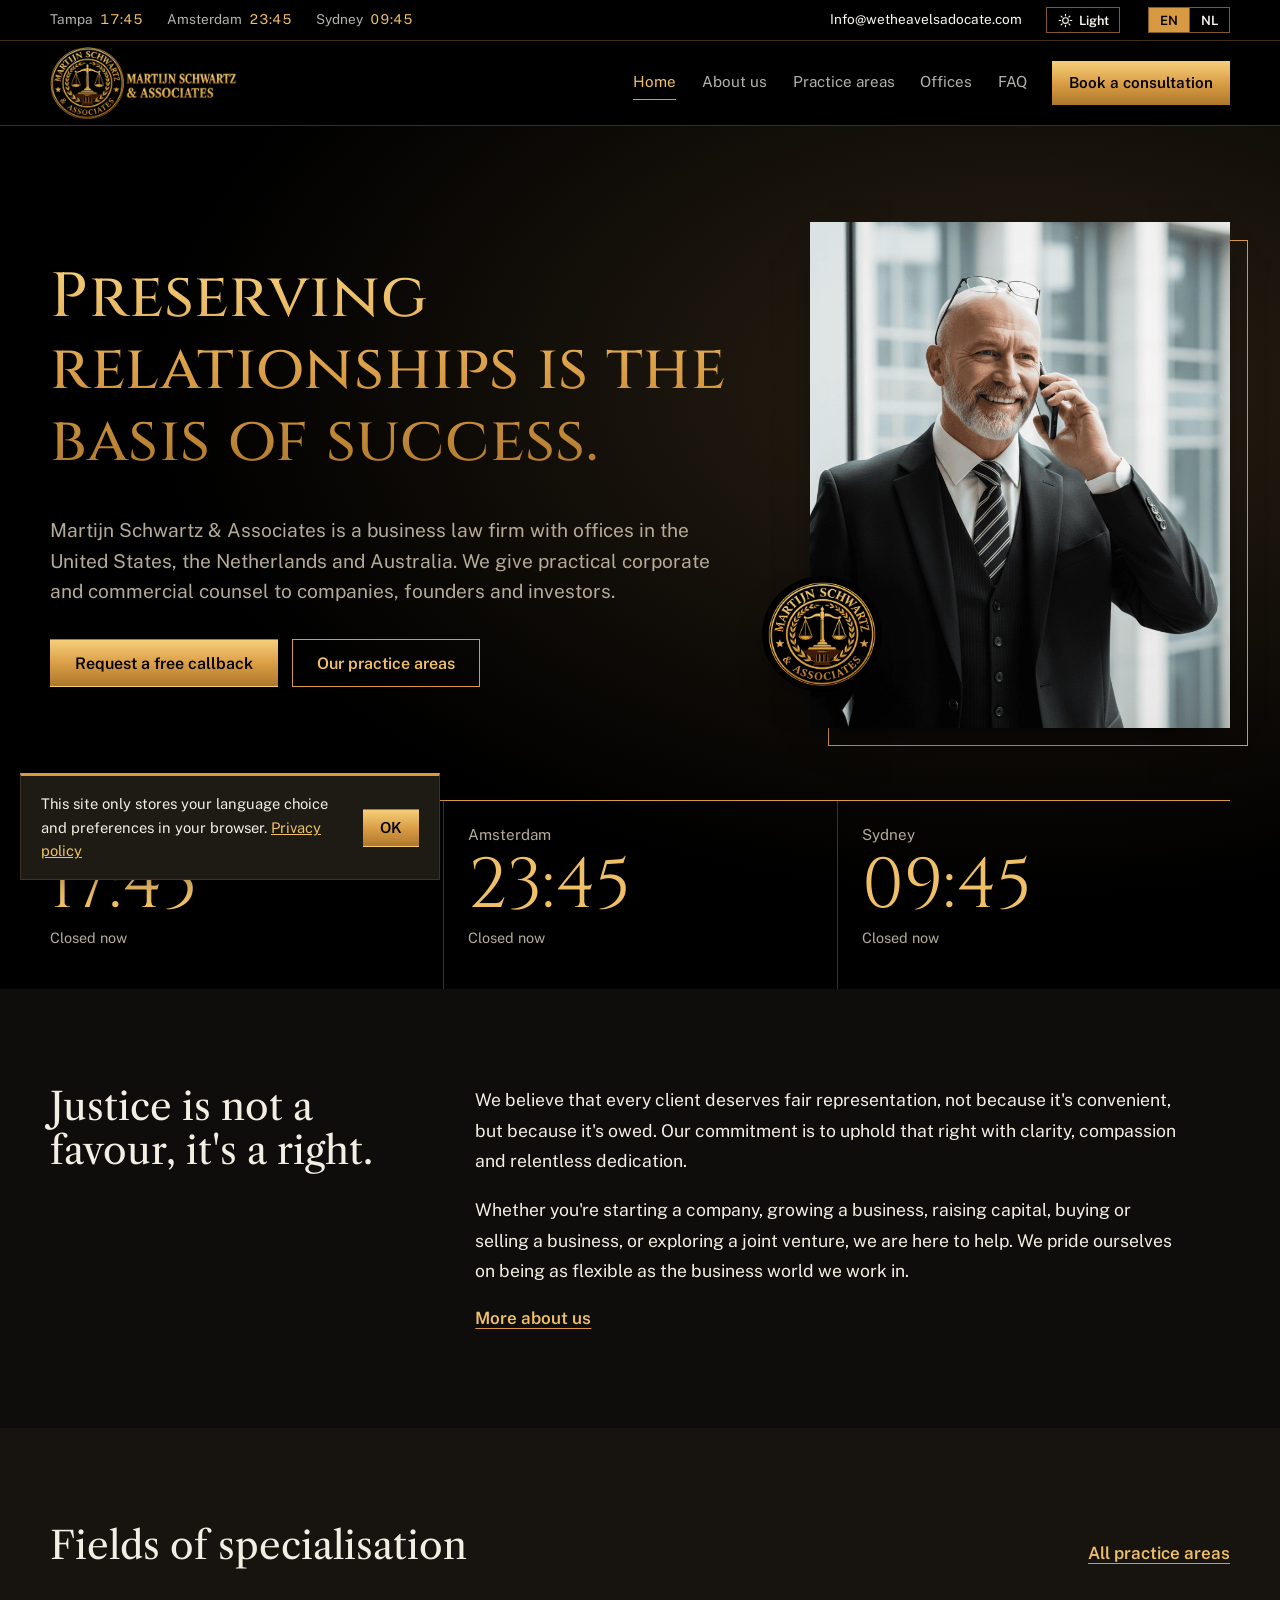
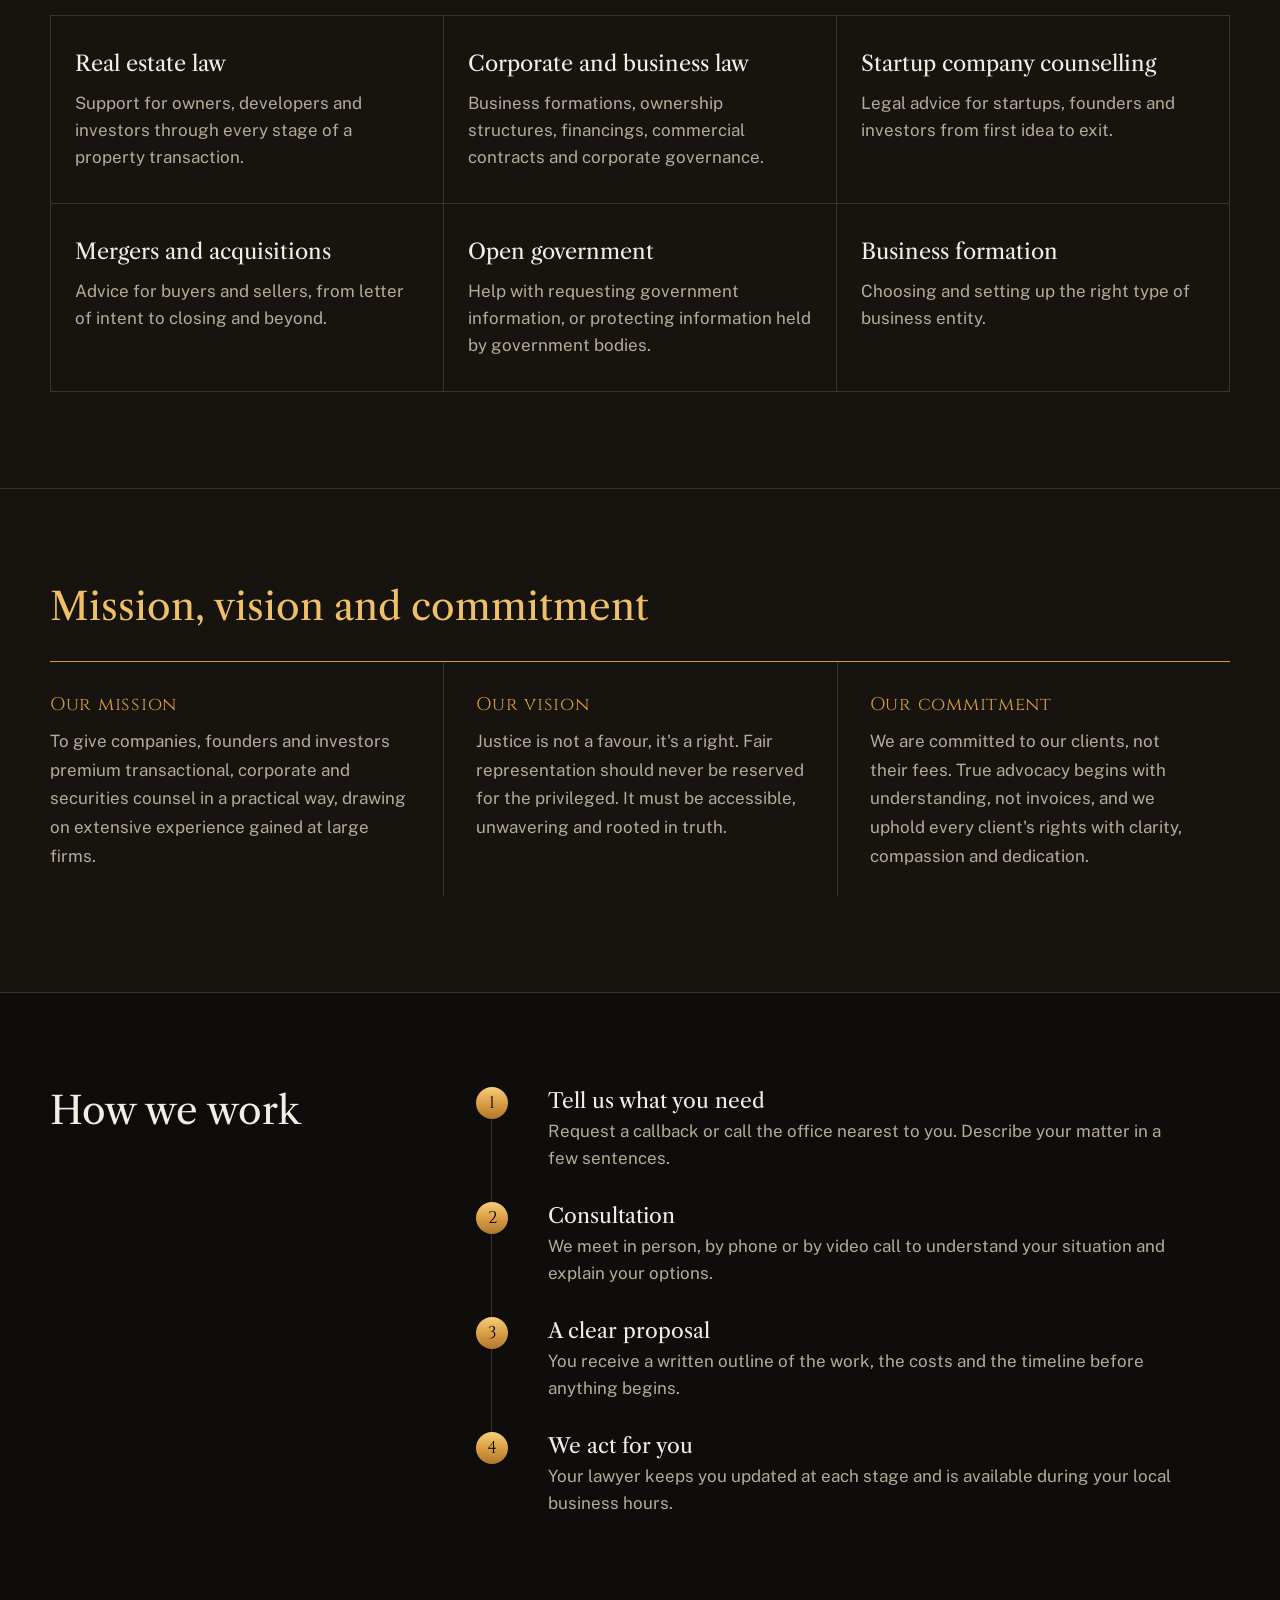
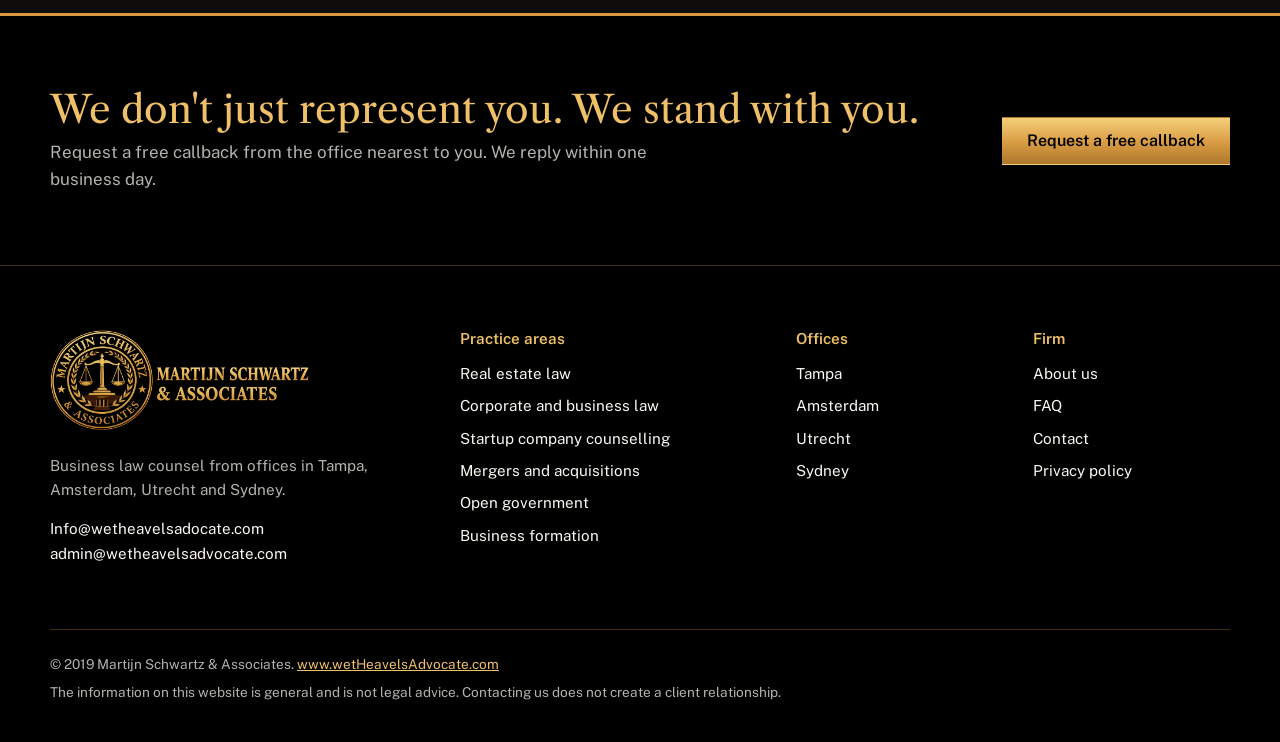
<file: index.html>
<!DOCTYPE html>
<html lang="en" data-title-en="Martijn Schwartz &amp; Associates | Business law firm" data-title-nl="Martijn Schwartz &amp; Associates | Advocatenkantoor voor ondernemers">
<head>
  <meta charset="UTF-8">
  <meta name="viewport" content="width=device-width, initial-scale=1">
  <title>Martijn Schwartz &amp; Associates | Business law firm</title>
  <meta name="description" content="Martijn Schwartz &amp; Associates, business law firm with offices in Tampa, Amsterdam, Utrecht and Sydney.">
  <link rel="icon" href="favicon.png" type="image/png">
  <link rel="preconnect" href="https://fonts.googleapis.com">
  <link rel="preconnect" href="https://fonts.gstatic.com" crossorigin>
  <link href="https://fonts.googleapis.com/css2?family=Cinzel:wght@500;600&family=Libre+Caslon+Text:ital,wght@0,400;0,700;1,400&family=Public+Sans:wght@400;500;600&display=swap" rel="stylesheet">
  <link rel="stylesheet" href="styles.css">
  <script>try{var th=localStorage.getItem("msa-theme");document.documentElement.setAttribute("data-theme",th==="light"?"light":"dark");}catch(e){document.documentElement.setAttribute("data-theme","dark");}</script>
</head>
<body>
<a class="skip-link" href="#main" data-nl="Naar de inhoud">Skip to content</a>
<div class="topbar">
  <div class="wrap topbar-inner">
    <span class="tb-clock">Tampa <span class="tb-time" data-tz="America/New_York"></span></span>
    <span class="tb-clock">Amsterdam <span class="tb-time" data-tz="Europe/Amsterdam"></span></span>
    <span class="tb-clock">Sydney <span class="tb-time" data-tz="Australia/Sydney"></span></span>
    <a href="mailto:Info@wetheavelsadocate.com" class="tb-mail">Info@wetheavelsadocate.com</a>
    <button type="button" class="theme-toggle" aria-pressed="false" data-nl-aria="Lichte of donkere weergave" aria-label="Light or dark theme">
      <svg class="ic-sun" viewBox="0 0 24 24" aria-hidden="true"><circle cx="12" cy="12" r="4.5"/><path d="M12 2v2.5M12 19.5V22M2 12h2.5M19.5 12H22M4.9 4.9l1.8 1.8M17.3 17.3l1.8 1.8M4.9 19.1l1.8-1.8M17.3 6.7l1.8-1.8"/></svg>
      <svg class="ic-moon" viewBox="0 0 24 24" aria-hidden="true"><path d="M20 14.5A8 8 0 1 1 9.5 4a6.5 6.5 0 0 0 10.5 10.5z"/></svg>
      <span class="theme-label">Light</span>
    </button>
    <div class="lang-switch" role="group" aria-label="Language / Taal">
      <button type="button" data-lang="en" aria-pressed="true" lang="en">EN</button>
      <button type="button" data-lang="nl" aria-pressed="false" lang="nl">NL</button>
    </div>
  </div>
</div>
<header class="site-header">
  <div class="wrap header-inner">
    <a href="index.html" class="brand" aria-label="Martijn Schwartz &amp; Associates, home">
      <img src="logo.png" alt="Martijn Schwartz &amp; Associates" width="900" height="346">
    </a>
    <button class="nav-toggle" aria-expanded="false" aria-controls="site-nav" data-nl="Menu">Menu</button>
    <nav id="site-nav" class="site-nav" aria-label="Main">
      <a href="index.html" aria-current="page" data-nl="Home">Home</a><a href="about.html" data-nl="Over ons">About us</a><a href="practice-areas.html" data-nl="Rechtsgebieden">Practice areas</a><a href="offices.html" data-nl="Kantoren">Offices</a><a href="faq.html" data-nl="Veelgestelde vragen">FAQ</a>
      <a href="contact.html" class="nav-cta" data-nl="Afspraak maken">Book a consultation</a>
    </nav>
  </div>
</header>
<main id="main">
<section class="hero">
  <div class="wrap hero-grid">
    <div class="hero-copy">
      <h1 data-nl="Relaties koesteren is de basis van succes.">Preserving relationships is the basis of success.</h1>
      <p class="hero-lead" data-nl="Martijn Schwartz &amp;amp; Associates is een advocatenkantoor voor ondernemers met kantoren in de Verenigde Staten, Nederland en Australië. Wij geven praktisch advies over ondernemings- en handelsrecht aan bedrijven, oprichters en investeerders.">Martijn Schwartz &amp; Associates is a business law firm with offices in the United States, the Netherlands and Australia. We give practical corporate and commercial counsel to companies, founders and investors.</p>
      <div class="hero-actions">
        <a href="contact.html" class="btn btn-gold" data-nl="Gratis terugbelverzoek">Request a free callback</a>
        <a href="practice-areas.html" class="btn btn-outline-light" data-nl="Onze rechtsgebieden">Our practice areas</a>
      </div>
    </div>
    <figure class="hero-media">
      <img class="hero-photo" src="hero-photo.jpg" alt="" width="760" height="915">
      <img class="hero-seal" src="logo-emblem.png" alt="" width="300" height="289">
    </figure>
  </div>
  <div class="wrap">
    <ul class="clocks" aria-label="Local time at our offices" data-nl-aria="Lokale tijd bij onze kantoren"><li class="clock" data-tz="America/New_York"><a href="offices.html#tampa"><span class="clock-city">Tampa</span><span class="clock-time">--:--</span><span class="clock-status"></span></a></li><li class="clock" data-tz="Europe/Amsterdam"><a href="offices.html#amsterdam"><span class="clock-city">Amsterdam</span><span class="clock-time">--:--</span><span class="clock-status"></span></a></li><li class="clock" data-tz="Australia/Sydney"><a href="offices.html#sydney"><span class="clock-city">Sydney</span><span class="clock-time">--:--</span><span class="clock-status"></span></a></li></ul>
  </div>
</section>

<section class="section">
  <div class="wrap split">
    <div>
      <h2 data-nl="Recht is geen gunst, het is een recht.">Justice is not a favour, it's a right.</h2>
    </div>
    <div class="prose">
      <p data-nl="Wij vinden dat iedere cliënt recht heeft op goede vertegenwoordiging, niet omdat het zo uitkomt, maar omdat het hem toekomt. Wij komen voor dat recht op met helderheid, betrokkenheid en onvermoeibare toewijding.">We believe that every client deserves fair representation, not because it's convenient, but because it's owed. Our commitment is to uphold that right with clarity, compassion and relentless dedication.</p>
      <p data-nl="Of u nu een bedrijf start, uw onderneming laat groeien, kapitaal aantrekt, een bedrijf koopt of verkoopt of een joint venture overweegt: wij helpen u graag. Wij zijn trots op onze flexibiliteit, net zo wendbaar als de zakenwereld waarin wij werken.">Whether you're starting a company, growing a business, raising capital, buying or selling a business, or exploring a joint venture, we are here to help. We pride ourselves on being as flexible as the business world we work in.</p>
      <a href="about.html" class="text-link" data-nl="Meer over ons">More about us</a>
    </div>
  </div>
</section>

<section class="section section-alt">
  <div class="wrap">
    <div class="section-head">
      <h2 data-nl="Specialisaties">Fields of specialisation</h2>
      <a href="practice-areas.html" class="text-link" data-nl="Alle rechtsgebieden">All practice areas</a>
    </div>
    <ul class="pa-grid"><li><a href="real-estate.html"><span class="pa-name" data-nl="Vastgoedrecht">Real estate law</span><span class="pa-desc" data-nl="Ondersteuning voor eigenaren, ontwikkelaars en beleggers in elke fase van een vastgoedtransactie.">Support for owners, developers and investors through every stage of a property transaction.</span></a></li><li><a href="corporate-business.html"><span class="pa-name" data-nl="Ondernemingsrecht">Corporate and business law</span><span class="pa-desc" data-nl="Oprichtingen, eigendomsstructuren, financieringen, commerciële contracten en corporate governance.">Business formations, ownership structures, financings, commercial contracts and corporate governance.</span></a></li><li><a href="startup-counseling.html"><span class="pa-name" data-nl="Advies voor startups">Startup company counselling</span><span class="pa-desc" data-nl="Juridisch advies voor startups, oprichters en investeerders, van eerste idee tot exit.">Legal advice for startups, founders and investors from first idea to exit.</span></a></li><li><a href="mergers-acquisitions.html"><span class="pa-name" data-nl="Fusies en overnames">Mergers and acquisitions</span><span class="pa-desc" data-nl="Advies voor kopers en verkopers, van intentieverklaring tot closing en daarna.">Advice for buyers and sellers, from letter of intent to closing and beyond.</span></a></li><li><a href="open-government.html"><span class="pa-name" data-nl="Openbaarheid van bestuur">Open government</span><span class="pa-desc" data-nl="Hulp bij het opvragen van overheidsinformatie, of bij het beschermen van informatie die bij de overheid berust.">Help with requesting government information, or protecting information held by government bodies.</span></a></li><li><a href="business-formation.html"><span class="pa-name" data-nl="Oprichting van ondernemingen">Business formation</span><span class="pa-desc" data-nl="Het kiezen en oprichten van de juiste rechtsvorm.">Choosing and setting up the right type of business entity.</span></a></li></ul>
  </div>
</section>

<section class="section section-dark">
  <div class="wrap">
    <h2 data-nl="Missie, visie en belofte">Mission, vision and commitment</h2>
    <div class="mvv"><div class="mvv-item"><h3 data-nl="Onze missie">Our mission</h3><p data-nl="Ondernemingen, oprichters en investeerders op een praktische manier hoogwaardig advies geven over transacties, ondernemingsrecht en effectenrecht, met de uitgebreide ervaring die wij bij grote kantoren hebben opgedaan.">To give companies, founders and investors premium transactional, corporate and securities counsel in a practical way, drawing on extensive experience gained at large firms.</p></div><div class="mvv-item"><h3 data-nl="Onze visie">Our vision</h3><p data-nl="Recht is geen gunst, het is een recht. Goede vertegenwoordiging mag nooit voorbehouden zijn aan de bevoorrechten. Zij moet toegankelijk, standvastig en op waarheid gebaseerd zijn.">Justice is not a favour, it's a right. Fair representation should never be reserved for the privileged. It must be accessible, unwavering and rooted in truth.</p></div><div class="mvv-item"><h3 data-nl="Onze belofte">Our commitment</h3><p data-nl="Wij zetten ons in voor onze cliënten, niet voor hun honoraria. Echte belangenbehartiging begint met begrip, niet met facturen, en wij komen op voor de rechten van iedere cliënt met helderheid, betrokkenheid en toewijding.">We are committed to our clients, not their fees. True advocacy begins with understanding, not invoices, and we uphold every client's rights with clarity, compassion and dedication.</p></div></div>
  </div>
</section>

<section class="section">
  <div class="wrap split">
    <h2 data-nl="Zo werken wij">How we work</h2>
    <ol class="steps">
      <li><h3 data-nl="Vertel ons wat u nodig hebt">Tell us what you need</h3><p data-nl="Vraag een terugbelverzoek aan of bel het kantoor bij u in de buurt. Beschrijf uw zaak in een paar zinnen.">Request a callback or call the office nearest to you. Describe your matter in a few sentences.</p></li>
      <li><h3 data-nl="Kennismaking">Consultation</h3><p data-nl="Wij spreken u op kantoor, telefonisch of via een videogesprek om uw situatie te begrijpen en uw mogelijkheden toe te lichten.">We meet in person, by phone or by video call to understand your situation and explain your options.</p></li>
      <li><h3 data-nl="Een helder voorstel">A clear proposal</h3><p data-nl="U ontvangt vooraf een schriftelijk overzicht van de werkzaamheden, de kosten en de planning.">You receive a written outline of the work, the costs and the timeline before anything begins.</p></li>
      <li><h3 data-nl="Wij gaan voor u aan de slag">We act for you</h3><p data-nl="Uw advocaat houdt u in elke fase op de hoogte en is bereikbaar tijdens uw lokale kantooruren.">Your lawyer keeps you updated at each stage and is available during your local business hours.</p></li>
    </ol>
  </div>
</section>
<section class="cta-band">
  <div class="wrap cta-inner">
    <div>
      <h2 data-nl="Wij vertegenwoordigen u niet alleen. Wij staan naast u.">We don't just represent you. We stand with you.</h2>
      <p data-nl="Vraag een gratis terugbelverzoek aan bij het kantoor bij u in de buurt. Wij reageren binnen één werkdag.">Request a free callback from the office nearest to you. We reply within one business day.</p>
    </div>
    <a href="contact.html" class="btn btn-gold" data-nl="Gratis terugbelverzoek">Request a free callback</a>
  </div>
</section>
</main>
<footer class="site-footer">
  <div class="wrap footer-grid">
    <div class="footer-brand">
      <a href="index.html"><img src="logo.png" alt="Martijn Schwartz &amp; Associates" width="900" height="346" loading="lazy"></a>
      <p data-nl="Juridisch advies voor ondernemers vanuit kantoren in Tampa, Amsterdam, Utrecht en Sydney.">Business law counsel from offices in Tampa, Amsterdam, Utrecht and Sydney.</p>
      <p><a href="mailto:Info@wetheavelsadocate.com">Info@wetheavelsadocate.com</a><br><a href="mailto:admin@wetheavelsadvocate.com">admin@wetheavelsadvocate.com</a></p>
    </div>
    <div>
      <h2 class="footer-h" data-nl="Rechtsgebieden">Practice areas</h2>
      <ul><li><a href="real-estate.html" data-nl="Vastgoedrecht">Real estate law</a></li><li><a href="corporate-business.html" data-nl="Ondernemingsrecht">Corporate and business law</a></li><li><a href="startup-counseling.html" data-nl="Advies voor startups">Startup company counselling</a></li><li><a href="mergers-acquisitions.html" data-nl="Fusies en overnames">Mergers and acquisitions</a></li><li><a href="open-government.html" data-nl="Openbaarheid van bestuur">Open government</a></li><li><a href="business-formation.html" data-nl="Oprichting van ondernemingen">Business formation</a></li></ul>
    </div>
    <div>
      <h2 class="footer-h" data-nl="Kantoren">Offices</h2>
      <ul><li><a href="offices.html#tampa">Tampa</a></li><li><a href="offices.html#amsterdam">Amsterdam</a></li><li><a href="offices.html#utrecht">Utrecht</a></li><li><a href="offices.html#sydney">Sydney</a></li></ul>
    </div>
    <div>
      <h2 class="footer-h" data-nl="Kantoor">Firm</h2>
      <ul>
        <li><a href="about.html" data-nl="Over ons">About us</a></li>
        <li><a href="faq.html" data-nl="Veelgestelde vragen">FAQ</a></li>
        <li><a href="contact.html" data-nl="Contact">Contact</a></li>
        <li><a href="privacy.html" data-nl="Privacybeleid">Privacy policy</a></li>
      </ul>
    </div>
  </div>
  <div class="wrap footer-base">
    <p>&copy; 2019 Martijn Schwartz &amp; Associates. <a href="https://www.wetHeavelsAdvocate.com">www.wetHeavelsAdvocate.com</a></p>
    <p data-nl="De informatie op deze website is algemeen van aard en geen juridisch advies. Contact met ons opnemen schept nog geen cliëntrelatie.">The information on this website is general and is not legal advice. Contacting us does not create a client relationship.</p>
  </div>
</footer>
<button class="to-top" aria-label="Back to top" data-nl-aria="Terug naar boven" hidden>&uarr;</button>
<div class="cookie" role="region" aria-label="Cookie notice" hidden>
  <p><span data-nl="Deze site bewaart alleen uw taalkeuze en voorkeuren in uw browser.">This site only stores your language choice and preferences in your browser.</span> <a href="privacy.html" data-nl="Privacybeleid">Privacy policy</a></p>
  <button class="btn btn-gold btn-small" data-cookie-ok>OK</button>
</div>
<script src="script.js"></script>
</body>
</html>
</file>
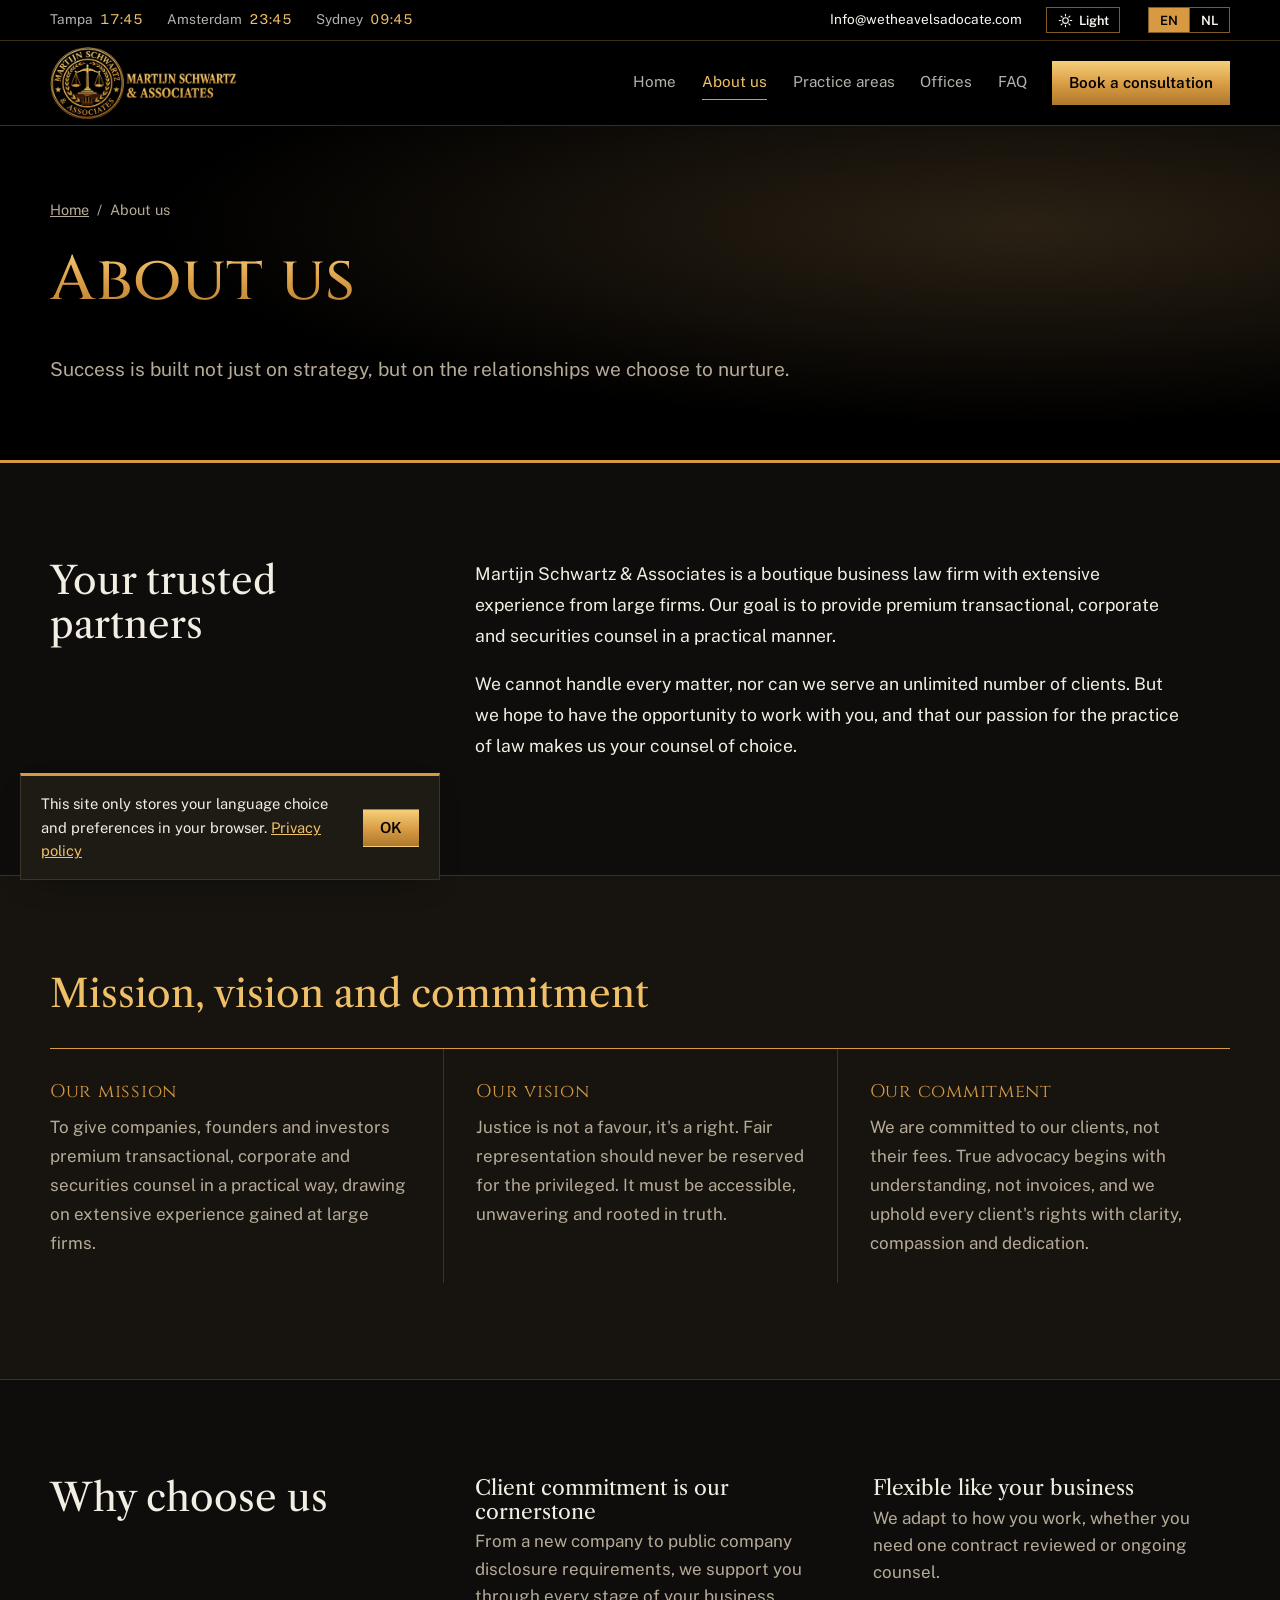
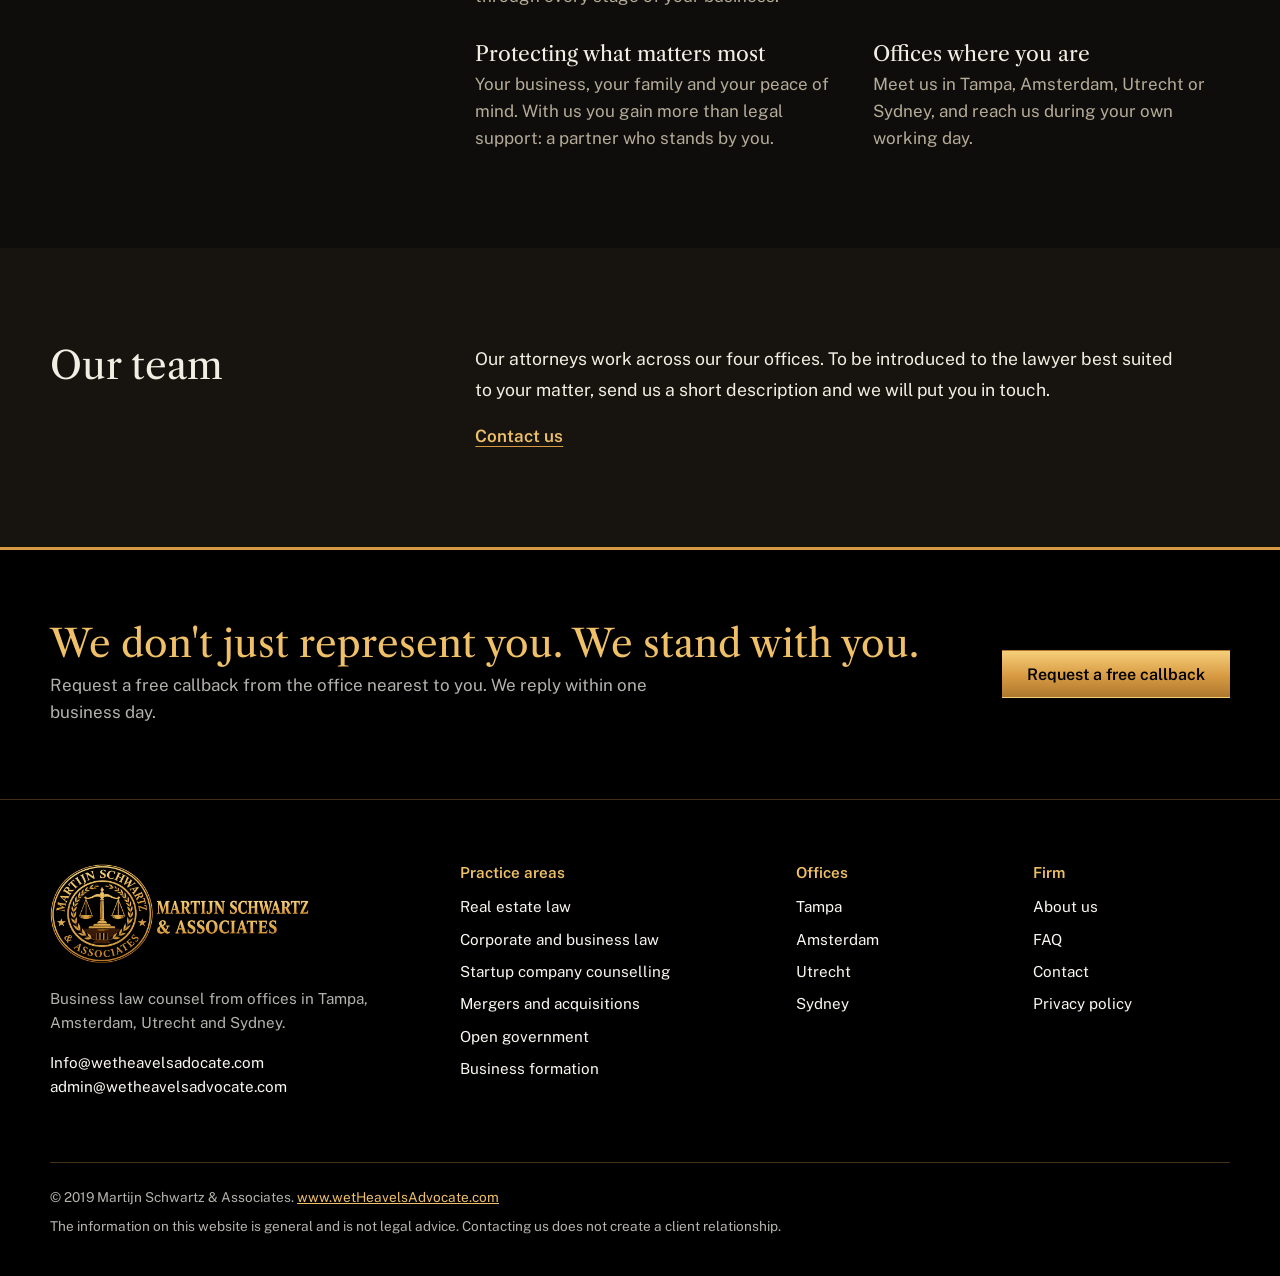
<file: about.html>
<!DOCTYPE html>
<html lang="en" data-title-en="About us | Martijn Schwartz &amp; Associates" data-title-nl="Over ons | Martijn Schwartz &amp; Associates">
<head>
  <meta charset="UTF-8">
  <meta name="viewport" content="width=device-width, initial-scale=1">
  <title>About us | Martijn Schwartz &amp; Associates</title>
  <meta name="description" content="About Martijn Schwartz &amp; Associates.">
  <link rel="icon" href="favicon.png" type="image/png">
  <link rel="preconnect" href="https://fonts.googleapis.com">
  <link rel="preconnect" href="https://fonts.gstatic.com" crossorigin>
  <link href="https://fonts.googleapis.com/css2?family=Cinzel:wght@500;600&family=Libre+Caslon+Text:ital,wght@0,400;0,700;1,400&family=Public+Sans:wght@400;500;600&display=swap" rel="stylesheet">
  <link rel="stylesheet" href="styles.css">
  <script>try{var th=localStorage.getItem("msa-theme");document.documentElement.setAttribute("data-theme",th==="light"?"light":"dark");}catch(e){document.documentElement.setAttribute("data-theme","dark");}</script>
</head>
<body>
<a class="skip-link" href="#main" data-nl="Naar de inhoud">Skip to content</a>
<div class="topbar">
  <div class="wrap topbar-inner">
    <span class="tb-clock">Tampa <span class="tb-time" data-tz="America/New_York"></span></span>
    <span class="tb-clock">Amsterdam <span class="tb-time" data-tz="Europe/Amsterdam"></span></span>
    <span class="tb-clock">Sydney <span class="tb-time" data-tz="Australia/Sydney"></span></span>
    <a href="mailto:Info@wetheavelsadocate.com" class="tb-mail">Info@wetheavelsadocate.com</a>
    <button type="button" class="theme-toggle" aria-pressed="false" data-nl-aria="Lichte of donkere weergave" aria-label="Light or dark theme">
      <svg class="ic-sun" viewBox="0 0 24 24" aria-hidden="true"><circle cx="12" cy="12" r="4.5"/><path d="M12 2v2.5M12 19.5V22M2 12h2.5M19.5 12H22M4.9 4.9l1.8 1.8M17.3 17.3l1.8 1.8M4.9 19.1l1.8-1.8M17.3 6.7l1.8-1.8"/></svg>
      <svg class="ic-moon" viewBox="0 0 24 24" aria-hidden="true"><path d="M20 14.5A8 8 0 1 1 9.5 4a6.5 6.5 0 0 0 10.5 10.5z"/></svg>
      <span class="theme-label">Light</span>
    </button>
    <div class="lang-switch" role="group" aria-label="Language / Taal">
      <button type="button" data-lang="en" aria-pressed="true" lang="en">EN</button>
      <button type="button" data-lang="nl" aria-pressed="false" lang="nl">NL</button>
    </div>
  </div>
</div>
<header class="site-header">
  <div class="wrap header-inner">
    <a href="index.html" class="brand" aria-label="Martijn Schwartz &amp; Associates, home">
      <img src="logo.png" alt="Martijn Schwartz &amp; Associates" width="900" height="346">
    </a>
    <button class="nav-toggle" aria-expanded="false" aria-controls="site-nav" data-nl="Menu">Menu</button>
    <nav id="site-nav" class="site-nav" aria-label="Main">
      <a href="index.html" data-nl="Home">Home</a><a href="about.html" aria-current="page" data-nl="Over ons">About us</a><a href="practice-areas.html" data-nl="Rechtsgebieden">Practice areas</a><a href="offices.html" data-nl="Kantoren">Offices</a><a href="faq.html" data-nl="Veelgestelde vragen">FAQ</a>
      <a href="contact.html" class="nav-cta" data-nl="Afspraak maken">Book a consultation</a>
    </nav>
  </div>
</header>
<main id="main">
<section class="page-hero">
  <div class="wrap">
    <nav class="crumbs" aria-label="Breadcrumb"><a href="index.html" data-nl="Home">Home</a><span aria-hidden="true">/</span><span aria-current="page" data-nl="Over ons">About us</span></nav>
    <h1 data-nl="Over ons">About us</h1>
    <p class="hero-lead" data-nl="Succes bouw je niet alleen met strategie, maar ook met de relaties die je koestert.">Success is built not just on strategy, but on the relationships we choose to nurture.</p>
  </div>
</section>

<section class="section">
  <div class="wrap split">
    <h2 data-nl="Uw vertrouwde partners">Your trusted partners</h2>
    <div class="prose">
      <p data-nl="Martijn Schwartz &amp;amp; Associates is een boutique advocatenkantoor voor ondernemers met uitgebreide ervaring van grote kantoren. Ons doel is hoogwaardig advies over transacties, ondernemingsrecht en effectenrecht, op een praktische manier.">Martijn Schwartz &amp; Associates is a boutique business law firm with extensive experience from large firms. Our goal is to provide premium transactional, corporate and securities counsel in a practical manner.</p>
      <p data-nl="Wij kunnen niet elke zaak aannemen en ook niet onbeperkt cliënten bedienen. Maar wij hopen met u te mogen samenwerken, en dat onze passie voor het vak ons uw advocaat van voorkeur maakt.">We cannot handle every matter, nor can we serve an unlimited number of clients. But we hope to have the opportunity to work with you, and that our passion for the practice of law makes us your counsel of choice.</p>
    </div>
  </div>
</section>

<section class="section section-dark">
  <div class="wrap">
    <h2 data-nl="Missie, visie en belofte">Mission, vision and commitment</h2>
    <div class="mvv"><div class="mvv-item"><h3 data-nl="Onze missie">Our mission</h3><p data-nl="Ondernemingen, oprichters en investeerders op een praktische manier hoogwaardig advies geven over transacties, ondernemingsrecht en effectenrecht, met de uitgebreide ervaring die wij bij grote kantoren hebben opgedaan.">To give companies, founders and investors premium transactional, corporate and securities counsel in a practical way, drawing on extensive experience gained at large firms.</p></div><div class="mvv-item"><h3 data-nl="Onze visie">Our vision</h3><p data-nl="Recht is geen gunst, het is een recht. Goede vertegenwoordiging mag nooit voorbehouden zijn aan de bevoorrechten. Zij moet toegankelijk, standvastig en op waarheid gebaseerd zijn.">Justice is not a favour, it's a right. Fair representation should never be reserved for the privileged. It must be accessible, unwavering and rooted in truth.</p></div><div class="mvv-item"><h3 data-nl="Onze belofte">Our commitment</h3><p data-nl="Wij zetten ons in voor onze cliënten, niet voor hun honoraria. Echte belangenbehartiging begint met begrip, niet met facturen, en wij komen op voor de rechten van iedere cliënt met helderheid, betrokkenheid en toewijding.">We are committed to our clients, not their fees. True advocacy begins with understanding, not invoices, and we uphold every client's rights with clarity, compassion and dedication.</p></div></div>
  </div>
</section>

<section class="section">
  <div class="wrap split">
    <h2 data-nl="Waarom voor ons kiezen">Why choose us</h2>
    <div class="reasons">
      <div><h3 data-nl="Cliënten staan centraal">Client commitment is our cornerstone</h3><p data-nl="Van een nieuw bedrijf tot openbaarmakingsverplichtingen van beursgenoteerde ondernemingen: wij ondersteunen u in elke fase van uw onderneming.">From a new company to public company disclosure requirements, we support you through every stage of your business.</p></div>
      <div><h3 data-nl="Flexibel zoals uw onderneming">Flexible like your business</h3><p data-nl="Wij passen ons aan uw manier van werken aan, of u nu één contract wilt laten beoordelen of doorlopend advies nodig hebt.">We adapt to how you work, whether you need one contract reviewed or ongoing counsel.</p></div>
      <div><h3 data-nl="Wij beschermen wat het belangrijkst is">Protecting what matters most</h3><p data-nl="Uw onderneming, uw familie en uw gemoedsrust. Bij ons krijgt u meer dan juridische steun: een partner die naast u staat.">Your business, your family and your peace of mind. With us you gain more than legal support: a partner who stands by you.</p></div>
      <div><h3 data-nl="Kantoren bij u in de buurt">Offices where you are</h3><p data-nl="Ontmoet ons in Tampa, Amsterdam, Utrecht of Sydney, en bereik ons tijdens uw eigen werkdag.">Meet us in Tampa, Amsterdam, Utrecht or Sydney, and reach us during your own working day.</p></div>
    </div>
  </div>
</section>

<section class="section section-alt">
  <div class="wrap split">
    <h2 data-nl="Ons team">Our team</h2>
    <div class="prose">
      <!-- TEAM: add your lawyers here (name, role, photo). See the note in the README. -->
      <p data-nl="Onze advocaten werken vanuit onze vier kantoren. Wilt u kennismaken met de advocaat die het best bij uw zaak past? Stuur ons een korte omschrijving en wij brengen u in contact.">Our attorneys work across our four offices. To be introduced to the lawyer best suited to your matter, send us a short description and we will put you in touch.</p>
      <a href="contact.html" class="text-link" data-nl="Neem contact op">Contact us</a>
    </div>
  </div>
</section>
<section class="cta-band">
  <div class="wrap cta-inner">
    <div>
      <h2 data-nl="Wij vertegenwoordigen u niet alleen. Wij staan naast u.">We don't just represent you. We stand with you.</h2>
      <p data-nl="Vraag een gratis terugbelverzoek aan bij het kantoor bij u in de buurt. Wij reageren binnen één werkdag.">Request a free callback from the office nearest to you. We reply within one business day.</p>
    </div>
    <a href="contact.html" class="btn btn-gold" data-nl="Gratis terugbelverzoek">Request a free callback</a>
  </div>
</section>
</main>
<footer class="site-footer">
  <div class="wrap footer-grid">
    <div class="footer-brand">
      <a href="index.html"><img src="logo.png" alt="Martijn Schwartz &amp; Associates" width="900" height="346" loading="lazy"></a>
      <p data-nl="Juridisch advies voor ondernemers vanuit kantoren in Tampa, Amsterdam, Utrecht en Sydney.">Business law counsel from offices in Tampa, Amsterdam, Utrecht and Sydney.</p>
      <p><a href="mailto:Info@wetheavelsadocate.com">Info@wetheavelsadocate.com</a><br><a href="mailto:admin@wetheavelsadvocate.com">admin@wetheavelsadvocate.com</a></p>
    </div>
    <div>
      <h2 class="footer-h" data-nl="Rechtsgebieden">Practice areas</h2>
      <ul><li><a href="real-estate.html" data-nl="Vastgoedrecht">Real estate law</a></li><li><a href="corporate-business.html" data-nl="Ondernemingsrecht">Corporate and business law</a></li><li><a href="startup-counseling.html" data-nl="Advies voor startups">Startup company counselling</a></li><li><a href="mergers-acquisitions.html" data-nl="Fusies en overnames">Mergers and acquisitions</a></li><li><a href="open-government.html" data-nl="Openbaarheid van bestuur">Open government</a></li><li><a href="business-formation.html" data-nl="Oprichting van ondernemingen">Business formation</a></li></ul>
    </div>
    <div>
      <h2 class="footer-h" data-nl="Kantoren">Offices</h2>
      <ul><li><a href="offices.html#tampa">Tampa</a></li><li><a href="offices.html#amsterdam">Amsterdam</a></li><li><a href="offices.html#utrecht">Utrecht</a></li><li><a href="offices.html#sydney">Sydney</a></li></ul>
    </div>
    <div>
      <h2 class="footer-h" data-nl="Kantoor">Firm</h2>
      <ul>
        <li><a href="about.html" data-nl="Over ons">About us</a></li>
        <li><a href="faq.html" data-nl="Veelgestelde vragen">FAQ</a></li>
        <li><a href="contact.html" data-nl="Contact">Contact</a></li>
        <li><a href="privacy.html" data-nl="Privacybeleid">Privacy policy</a></li>
      </ul>
    </div>
  </div>
  <div class="wrap footer-base">
    <p>&copy; 2019 Martijn Schwartz &amp; Associates. <a href="https://www.wetHeavelsAdvocate.com">www.wetHeavelsAdvocate.com</a></p>
    <p data-nl="De informatie op deze website is algemeen van aard en geen juridisch advies. Contact met ons opnemen schept nog geen cliëntrelatie.">The information on this website is general and is not legal advice. Contacting us does not create a client relationship.</p>
  </div>
</footer>
<button class="to-top" aria-label="Back to top" data-nl-aria="Terug naar boven" hidden>&uarr;</button>
<div class="cookie" role="region" aria-label="Cookie notice" hidden>
  <p><span data-nl="Deze site bewaart alleen uw taalkeuze en voorkeuren in uw browser.">This site only stores your language choice and preferences in your browser.</span> <a href="privacy.html" data-nl="Privacybeleid">Privacy policy</a></p>
  <button class="btn btn-gold btn-small" data-cookie-ok>OK</button>
</div>
<script src="script.js"></script>
</body>
</html>
</file>
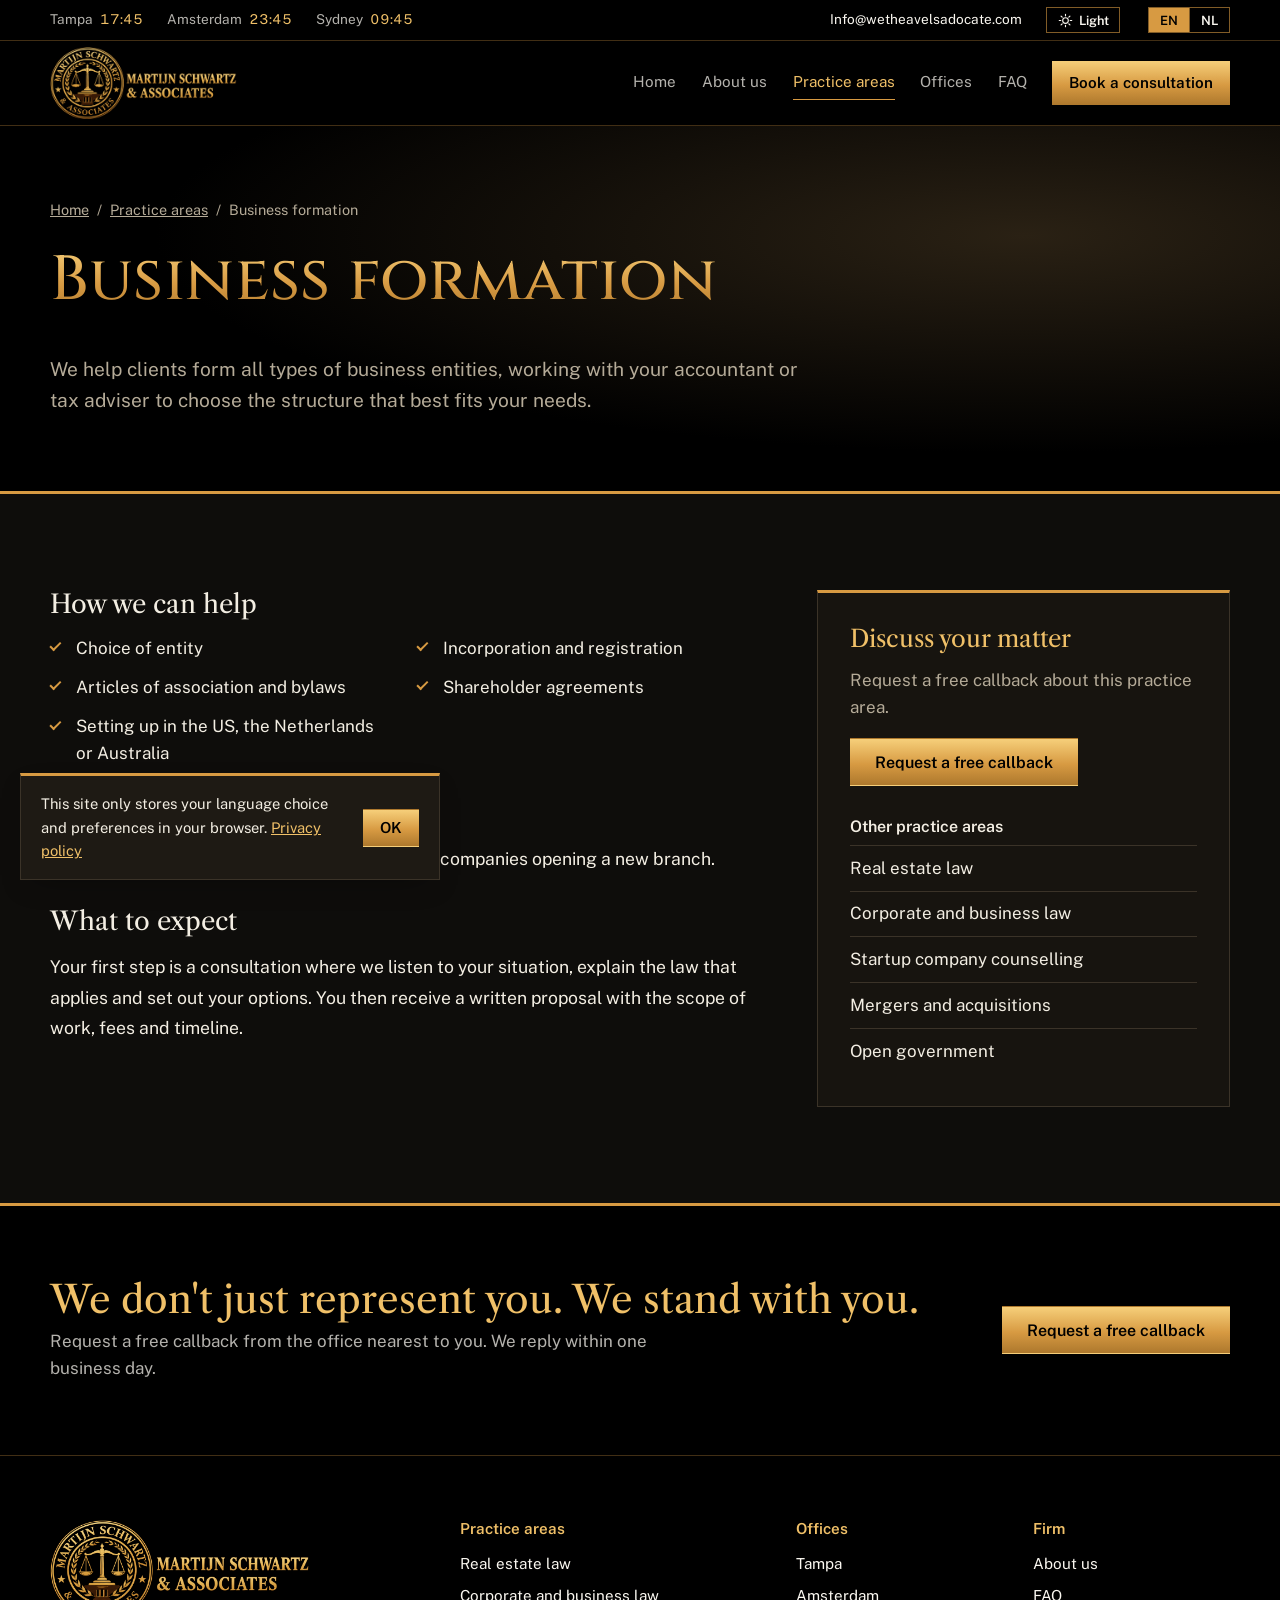
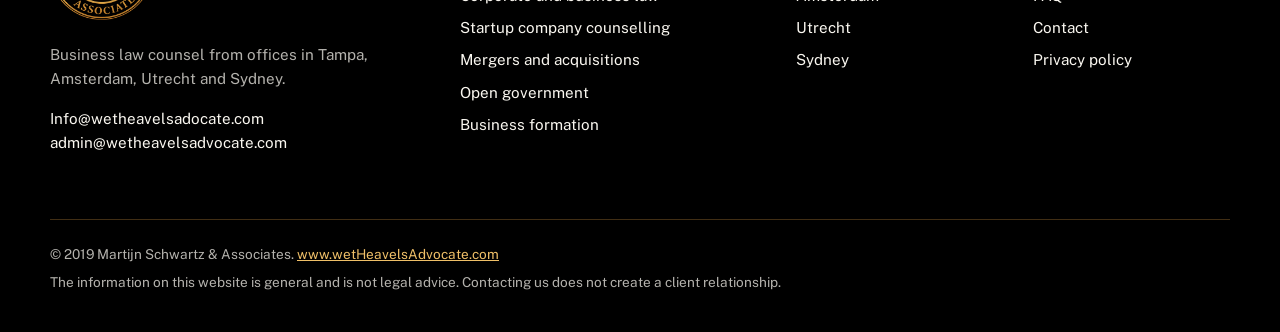
<file: business-formation.html>
<!DOCTYPE html>
<html lang="en" data-title-en="Business formation | Martijn Schwartz &amp; Associates" data-title-nl="Oprichting van ondernemingen | Martijn Schwartz &amp; Associates">
<head>
  <meta charset="UTF-8">
  <meta name="viewport" content="width=device-width, initial-scale=1">
  <title>Business formation | Martijn Schwartz &amp; Associates</title>
  <meta name="description" content="Choosing and setting up the right type of business entity.">
  <link rel="icon" href="favicon.png" type="image/png">
  <link rel="preconnect" href="https://fonts.googleapis.com">
  <link rel="preconnect" href="https://fonts.gstatic.com" crossorigin>
  <link href="https://fonts.googleapis.com/css2?family=Cinzel:wght@500;600&family=Libre+Caslon+Text:ital,wght@0,400;0,700;1,400&family=Public+Sans:wght@400;500;600&display=swap" rel="stylesheet">
  <link rel="stylesheet" href="styles.css">
  <script>try{var th=localStorage.getItem("msa-theme");document.documentElement.setAttribute("data-theme",th==="light"?"light":"dark");}catch(e){document.documentElement.setAttribute("data-theme","dark");}</script>
</head>
<body>
<a class="skip-link" href="#main" data-nl="Naar de inhoud">Skip to content</a>
<div class="topbar">
  <div class="wrap topbar-inner">
    <span class="tb-clock">Tampa <span class="tb-time" data-tz="America/New_York"></span></span>
    <span class="tb-clock">Amsterdam <span class="tb-time" data-tz="Europe/Amsterdam"></span></span>
    <span class="tb-clock">Sydney <span class="tb-time" data-tz="Australia/Sydney"></span></span>
    <a href="mailto:Info@wetheavelsadocate.com" class="tb-mail">Info@wetheavelsadocate.com</a>
    <button type="button" class="theme-toggle" aria-pressed="false" data-nl-aria="Lichte of donkere weergave" aria-label="Light or dark theme">
      <svg class="ic-sun" viewBox="0 0 24 24" aria-hidden="true"><circle cx="12" cy="12" r="4.5"/><path d="M12 2v2.5M12 19.5V22M2 12h2.5M19.5 12H22M4.9 4.9l1.8 1.8M17.3 17.3l1.8 1.8M4.9 19.1l1.8-1.8M17.3 6.7l1.8-1.8"/></svg>
      <svg class="ic-moon" viewBox="0 0 24 24" aria-hidden="true"><path d="M20 14.5A8 8 0 1 1 9.5 4a6.5 6.5 0 0 0 10.5 10.5z"/></svg>
      <span class="theme-label">Light</span>
    </button>
    <div class="lang-switch" role="group" aria-label="Language / Taal">
      <button type="button" data-lang="en" aria-pressed="true" lang="en">EN</button>
      <button type="button" data-lang="nl" aria-pressed="false" lang="nl">NL</button>
    </div>
  </div>
</div>
<header class="site-header">
  <div class="wrap header-inner">
    <a href="index.html" class="brand" aria-label="Martijn Schwartz &amp; Associates, home">
      <img src="logo.png" alt="Martijn Schwartz &amp; Associates" width="900" height="346">
    </a>
    <button class="nav-toggle" aria-expanded="false" aria-controls="site-nav" data-nl="Menu">Menu</button>
    <nav id="site-nav" class="site-nav" aria-label="Main">
      <a href="index.html" data-nl="Home">Home</a><a href="about.html" data-nl="Over ons">About us</a><a href="practice-areas.html" aria-current="page" data-nl="Rechtsgebieden">Practice areas</a><a href="offices.html" data-nl="Kantoren">Offices</a><a href="faq.html" data-nl="Veelgestelde vragen">FAQ</a>
      <a href="contact.html" class="nav-cta" data-nl="Afspraak maken">Book a consultation</a>
    </nav>
  </div>
</header>
<main id="main">
<section class="page-hero">
  <div class="wrap">
    <nav class="crumbs" aria-label="Breadcrumb"><a href="index.html" data-nl="Home">Home</a><span aria-hidden="true">/</span><a href="practice-areas.html" data-nl="Rechtsgebieden">Practice areas</a><span aria-hidden="true">/</span><span aria-current="page" data-nl="Oprichting van ondernemingen">Business formation</span></nav>
    <h1 data-nl="Oprichting van ondernemingen">Business formation</h1>
    <p class="hero-lead" data-nl="Wij helpen bij het oprichten van alle soorten rechtsvormen en werken samen met uw accountant of belastingadviseur om de structuur te kiezen die het best bij u past.">We help clients form all types of business entities, working with your accountant or tax adviser to choose the structure that best fits your needs.</p>
  </div>
</section>

<section class="section">
  <div class="wrap detail-grid">
    <div class="prose">
      <h2 data-nl="Waarmee wij helpen">How we can help</h2>
      <ul class="check-list"><li><span data-nl="Keuze van de rechtsvorm">Choice of entity</span></li><li><span data-nl="Oprichting en inschrijving">Incorporation and registration</span></li><li><span data-nl="Statuten en reglementen">Articles of association and bylaws</span></li><li><span data-nl="Aandeelhoudersovereenkomsten">Shareholder agreements</span></li><li><span data-nl="Vestiging in de VS, Nederland of Australië">Setting up in the US, the Netherlands or Australia</span></li></ul>
      <h2 data-nl="Voor wie wij werken">Who we act for</h2>
      <p data-nl="Ondernemers, groeiende bedrijven en buitenlandse ondernemingen die een vestiging openen.">Entrepreneurs, growing businesses and foreign companies opening a new branch.</p>
      <h2 data-nl="Wat u kunt verwachten">What to expect</h2>
      <p data-nl="De eerste stap is een kennismakingsgesprek waarin wij naar uw situatie luisteren, de toepasselijke regels uitleggen en uw mogelijkheden schetsen. Daarna ontvangt u een schriftelijk voorstel met de werkzaamheden, het honorarium en de planning.">Your first step is a consultation where we listen to your situation, explain the law that applies and set out your options. You then receive a written proposal with the scope of work, fees and timeline.</p>
    </div>
    <aside class="side-card">
      <h2 data-nl="Bespreek uw zaak">Discuss your matter</h2>
      <p data-nl="Vraag een gratis terugbelverzoek aan over dit rechtsgebied.">Request a free callback about this practice area.</p>
      <a href="contact.html?area=business-formation" class="btn btn-gold" data-nl="Gratis terugbelverzoek">Request a free callback</a>
      <h3 data-nl="Andere rechtsgebieden">Other practice areas</h3>
      <ul class="side-links"><li><a href="real-estate.html" data-nl="Vastgoedrecht">Real estate law</a></li><li><a href="corporate-business.html" data-nl="Ondernemingsrecht">Corporate and business law</a></li><li><a href="startup-counseling.html" data-nl="Advies voor startups">Startup company counselling</a></li><li><a href="mergers-acquisitions.html" data-nl="Fusies en overnames">Mergers and acquisitions</a></li><li><a href="open-government.html" data-nl="Openbaarheid van bestuur">Open government</a></li></ul>
    </aside>
  </div>
</section>
<section class="cta-band">
  <div class="wrap cta-inner">
    <div>
      <h2 data-nl="Wij vertegenwoordigen u niet alleen. Wij staan naast u.">We don't just represent you. We stand with you.</h2>
      <p data-nl="Vraag een gratis terugbelverzoek aan bij het kantoor bij u in de buurt. Wij reageren binnen één werkdag.">Request a free callback from the office nearest to you. We reply within one business day.</p>
    </div>
    <a href="contact.html" class="btn btn-gold" data-nl="Gratis terugbelverzoek">Request a free callback</a>
  </div>
</section>
</main>
<footer class="site-footer">
  <div class="wrap footer-grid">
    <div class="footer-brand">
      <a href="index.html"><img src="logo.png" alt="Martijn Schwartz &amp; Associates" width="900" height="346" loading="lazy"></a>
      <p data-nl="Juridisch advies voor ondernemers vanuit kantoren in Tampa, Amsterdam, Utrecht en Sydney.">Business law counsel from offices in Tampa, Amsterdam, Utrecht and Sydney.</p>
      <p><a href="mailto:Info@wetheavelsadocate.com">Info@wetheavelsadocate.com</a><br><a href="mailto:admin@wetheavelsadvocate.com">admin@wetheavelsadvocate.com</a></p>
    </div>
    <div>
      <h2 class="footer-h" data-nl="Rechtsgebieden">Practice areas</h2>
      <ul><li><a href="real-estate.html" data-nl="Vastgoedrecht">Real estate law</a></li><li><a href="corporate-business.html" data-nl="Ondernemingsrecht">Corporate and business law</a></li><li><a href="startup-counseling.html" data-nl="Advies voor startups">Startup company counselling</a></li><li><a href="mergers-acquisitions.html" data-nl="Fusies en overnames">Mergers and acquisitions</a></li><li><a href="open-government.html" data-nl="Openbaarheid van bestuur">Open government</a></li><li><a href="business-formation.html" data-nl="Oprichting van ondernemingen">Business formation</a></li></ul>
    </div>
    <div>
      <h2 class="footer-h" data-nl="Kantoren">Offices</h2>
      <ul><li><a href="offices.html#tampa">Tampa</a></li><li><a href="offices.html#amsterdam">Amsterdam</a></li><li><a href="offices.html#utrecht">Utrecht</a></li><li><a href="offices.html#sydney">Sydney</a></li></ul>
    </div>
    <div>
      <h2 class="footer-h" data-nl="Kantoor">Firm</h2>
      <ul>
        <li><a href="about.html" data-nl="Over ons">About us</a></li>
        <li><a href="faq.html" data-nl="Veelgestelde vragen">FAQ</a></li>
        <li><a href="contact.html" data-nl="Contact">Contact</a></li>
        <li><a href="privacy.html" data-nl="Privacybeleid">Privacy policy</a></li>
      </ul>
    </div>
  </div>
  <div class="wrap footer-base">
    <p>&copy; 2019 Martijn Schwartz &amp; Associates. <a href="https://www.wetHeavelsAdvocate.com">www.wetHeavelsAdvocate.com</a></p>
    <p data-nl="De informatie op deze website is algemeen van aard en geen juridisch advies. Contact met ons opnemen schept nog geen cliëntrelatie.">The information on this website is general and is not legal advice. Contacting us does not create a client relationship.</p>
  </div>
</footer>
<button class="to-top" aria-label="Back to top" data-nl-aria="Terug naar boven" hidden>&uarr;</button>
<div class="cookie" role="region" aria-label="Cookie notice" hidden>
  <p><span data-nl="Deze site bewaart alleen uw taalkeuze en voorkeuren in uw browser.">This site only stores your language choice and preferences in your browser.</span> <a href="privacy.html" data-nl="Privacybeleid">Privacy policy</a></p>
  <button class="btn btn-gold btn-small" data-cookie-ok>OK</button>
</div>
<script src="script.js"></script>
</body>
</html>
</file>
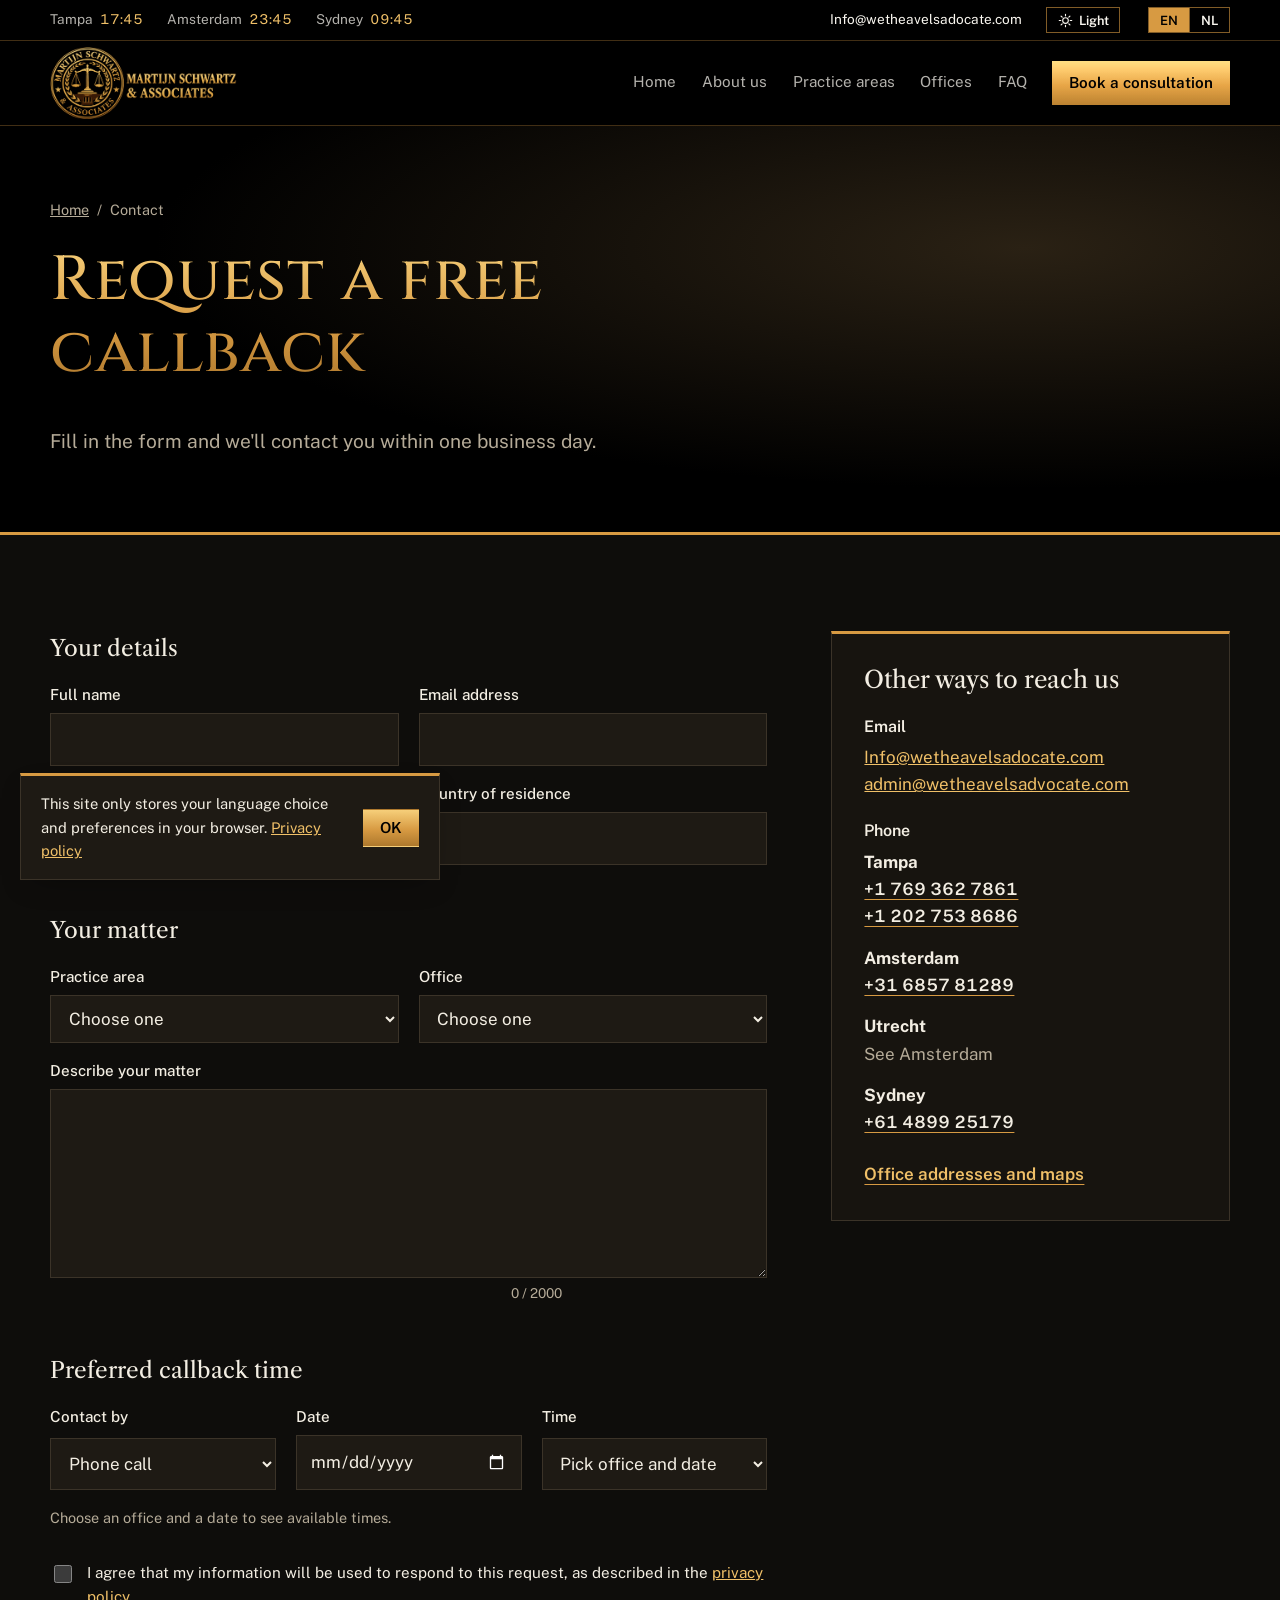
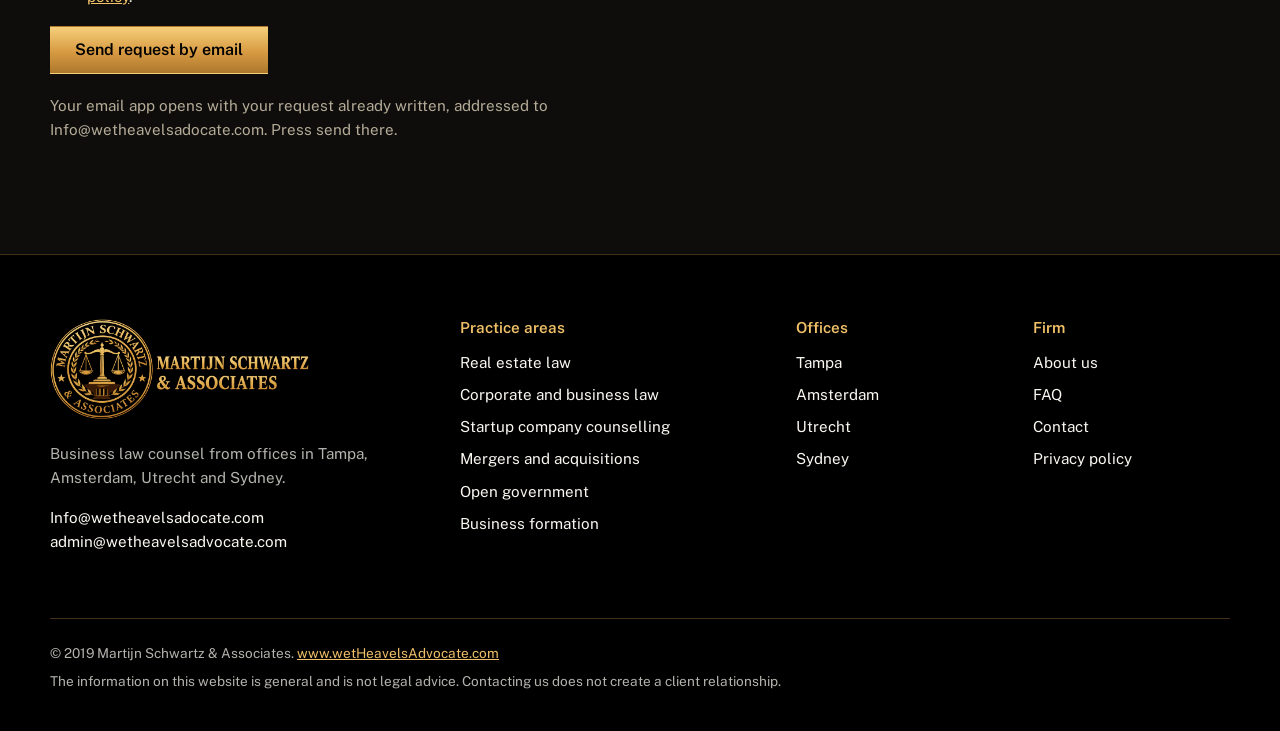
<file: contact.html>
<!DOCTYPE html>
<html lang="en" data-title-en="Contact | Martijn Schwartz &amp; Associates" data-title-nl="Contact | Martijn Schwartz &amp; Associates">
<head>
  <meta charset="UTF-8">
  <meta name="viewport" content="width=device-width, initial-scale=1">
  <title>Contact | Martijn Schwartz &amp; Associates</title>
  <meta name="description" content="Request a free callback.">
  <link rel="icon" href="favicon.png" type="image/png">
  <link rel="preconnect" href="https://fonts.googleapis.com">
  <link rel="preconnect" href="https://fonts.gstatic.com" crossorigin>
  <link href="https://fonts.googleapis.com/css2?family=Cinzel:wght@500;600&family=Libre+Caslon+Text:ital,wght@0,400;0,700;1,400&family=Public+Sans:wght@400;500;600&display=swap" rel="stylesheet">
  <link rel="stylesheet" href="styles.css">
  <script>try{var th=localStorage.getItem("msa-theme");document.documentElement.setAttribute("data-theme",th==="light"?"light":"dark");}catch(e){document.documentElement.setAttribute("data-theme","dark");}</script>
</head>
<body>
<a class="skip-link" href="#main" data-nl="Naar de inhoud">Skip to content</a>
<div class="topbar">
  <div class="wrap topbar-inner">
    <span class="tb-clock">Tampa <span class="tb-time" data-tz="America/New_York"></span></span>
    <span class="tb-clock">Amsterdam <span class="tb-time" data-tz="Europe/Amsterdam"></span></span>
    <span class="tb-clock">Sydney <span class="tb-time" data-tz="Australia/Sydney"></span></span>
    <a href="mailto:Info@wetheavelsadocate.com" class="tb-mail">Info@wetheavelsadocate.com</a>
    <button type="button" class="theme-toggle" aria-pressed="false" data-nl-aria="Lichte of donkere weergave" aria-label="Light or dark theme">
      <svg class="ic-sun" viewBox="0 0 24 24" aria-hidden="true"><circle cx="12" cy="12" r="4.5"/><path d="M12 2v2.5M12 19.5V22M2 12h2.5M19.5 12H22M4.9 4.9l1.8 1.8M17.3 17.3l1.8 1.8M4.9 19.1l1.8-1.8M17.3 6.7l1.8-1.8"/></svg>
      <svg class="ic-moon" viewBox="0 0 24 24" aria-hidden="true"><path d="M20 14.5A8 8 0 1 1 9.5 4a6.5 6.5 0 0 0 10.5 10.5z"/></svg>
      <span class="theme-label">Light</span>
    </button>
    <div class="lang-switch" role="group" aria-label="Language / Taal">
      <button type="button" data-lang="en" aria-pressed="true" lang="en">EN</button>
      <button type="button" data-lang="nl" aria-pressed="false" lang="nl">NL</button>
    </div>
  </div>
</div>
<header class="site-header">
  <div class="wrap header-inner">
    <a href="index.html" class="brand" aria-label="Martijn Schwartz &amp; Associates, home">
      <img src="logo.png" alt="Martijn Schwartz &amp; Associates" width="900" height="346">
    </a>
    <button class="nav-toggle" aria-expanded="false" aria-controls="site-nav" data-nl="Menu">Menu</button>
    <nav id="site-nav" class="site-nav" aria-label="Main">
      <a href="index.html" data-nl="Home">Home</a><a href="about.html" data-nl="Over ons">About us</a><a href="practice-areas.html" data-nl="Rechtsgebieden">Practice areas</a><a href="offices.html" data-nl="Kantoren">Offices</a><a href="faq.html" data-nl="Veelgestelde vragen">FAQ</a>
      <a href="contact.html" class="nav-cta" aria-current="page" data-nl="Afspraak maken">Book a consultation</a>
    </nav>
  </div>
</header>
<main id="main">
<section class="page-hero">
  <div class="wrap">
    <nav class="crumbs" aria-label="Breadcrumb"><a href="index.html" data-nl="Home">Home</a><span aria-hidden="true">/</span><span aria-current="page" data-nl="Contact">Contact</span></nav>
    <h1 data-nl="Gratis terugbelverzoek">Request a free callback</h1>
    <p class="hero-lead" data-nl="Vul het formulier in en wij nemen binnen één werkdag contact met u op.">Fill in the form and we'll contact you within one business day.</p>
  </div>
</section>

<section class="section">
  <div class="wrap contact-grid">
    <form class="booking-form" id="booking-form" novalidate>
      <!-- Send opens the visitor's email app addressed to SEND_TO (see script.js). -->
      <fieldset>
        <legend data-nl="Uw gegevens">Your details</legend>
        <div class="field-row">
          <div class="field"><label for="name"><span data-nl="Volledige naam">Full name</span></label><input id="name" name="name" type="text" autocomplete="name" required><p class="err" id="name-err"></p></div>
          <div class="field"><label for="email"><span data-nl="E-mailadres">Email address</span></label><input id="email" name="email" type="email" autocomplete="email" required><p class="err" id="email-err"></p></div>
        </div>
        <div class="field-row">
          <div class="field"><label for="phone"><span data-nl="Telefoonnummer">Phone number</span> <span class="opt" data-nl="(optioneel)">(optional)</span></label><input id="phone" name="phone" type="tel" autocomplete="tel"><p class="err" id="phone-err"></p></div>
          <div class="field"><label for="country"><span data-nl="Woonland">Country of residence</span></label><input id="country" name="country" type="text" autocomplete="country-name" required><p class="err" id="country-err"></p></div>
        </div>
      </fieldset>
      <fieldset>
        <legend data-nl="Uw zaak">Your matter</legend>
        <div class="field-row">
          <div class="field"><label for="area"><span data-nl="Rechtsgebied">Practice area</span></label><select id="area" name="practice_area" required><option value="" data-nl="Maak een keuze">Choose one</option><option value="real-estate" data-nl="Vastgoedrecht">Real estate law</option><option value="corporate-business" data-nl="Ondernemingsrecht">Corporate and business law</option><option value="startup-counseling" data-nl="Advies voor startups">Startup company counselling</option><option value="mergers-acquisitions" data-nl="Fusies en overnames">Mergers and acquisitions</option><option value="open-government" data-nl="Openbaarheid van bestuur">Open government</option><option value="business-formation" data-nl="Oprichting van ondernemingen">Business formation</option><option value="other" data-nl="Iets anders">Something else</option></select><p class="err" id="area-err"></p></div>
          <div class="field"><label for="office"><span data-nl="Kantoor">Office</span></label><select id="office" name="office" required><option value="" data-nl="Maak een keuze">Choose one</option><option value="tampa" data-nl="Tampa, Verenigde Staten">Tampa, United States</option><option value="amsterdam" data-nl="Amsterdam, Nederland">Amsterdam, Netherlands</option><option value="utrecht" data-nl="Utrecht, Nederland">Utrecht, Netherlands</option><option value="sydney" data-nl="Sydney, Australië">Sydney, Australia</option></select><p class="err" id="office-err"></p></div>
        </div>
        <div class="field"><label for="message"><span data-nl="Omschrijf uw zaak">Describe your matter</span></label><textarea id="message" name="message" rows="6" maxlength="2000" required></textarea><p class="counter"><span id="msg-count">0</span> / 2000</p><p class="err" id="message-err"></p></div>
      </fieldset>
      <fieldset>
        <legend data-nl="Gewenst moment van terugbellen">Preferred callback time</legend>
        <div class="field-row three">
          <div class="field"><label for="method"><span data-nl="Contact via">Contact by</span></label><select id="method" name="contact_by"><option value="phone" data-nl="Telefoon">Phone call</option><option value="video" data-nl="Videogesprek">Video call</option><option value="office" data-nl="Afspraak op kantoor">Meeting at the office</option></select><p class="err" id="method-err"></p></div>
          <div class="field"><label for="date"><span data-nl="Datum">Date</span></label><input id="date" name="preferred_date" type="date" required><p class="err" id="date-err"></p></div>
          <div class="field"><label for="time"><span data-nl="Tijd">Time</span></label><select id="time" name="preferred_time" required></select><p class="err" id="time-err"></p></div>
        </div>
        <p class="hint" id="time-hint"></p>
      </fieldset>
      <div class="field check"><input id="consent" name="consent" type="checkbox" value="yes" required><label for="consent"><span data-nl="Ik ga ermee akkoord dat mijn gegevens worden gebruikt om op dit verzoek te reageren, zoals beschreven in het">I agree that my information will be used to respond to this request, as described in the</span> <a href="privacy.html" data-nl="privacybeleid">privacy policy</a>.</label></div>
      <p class="err" id="consent-err"></p>
      <div class="form-foot">
        <button type="submit" class="btn btn-gold" id="submit-btn" data-nl="Verzoek per e-mail versturen">Send request by email</button>
        <p class="form-status" id="form-status" role="status" aria-live="polite"></p>
      </div>
      <p class="mail-alt" data-nl="Uw e-mailprogramma opent met uw verzoek al ingevuld, gericht aan Info@wetheavelsadocate.com. Druk daar op verzenden.">Your email app opens with your request already written, addressed to Info@wetheavelsadocate.com. Press send there.</p>
      <div class="mail-panel" id="mail-panel" hidden>
        <h3 data-nl="Uw e-mail staat klaar">Your email is ready</h3>
        <p data-nl="Uw e-mailprogramma zou nu open moeten staan met uw verzoek. Druk daar op verzenden. Opende het niet? Gebruik dan de knop hieronder, of kopieer de tekst naar een nieuwe e-mail.">Your email app should now be open with your request. Press send there. If it didn't open, use the button below, or copy the text into a new email.</p>
        <div class="mail-panel-actions">
          <a class="btn btn-gold btn-small" id="mail-panel-link" href="#" data-nl="E-mailprogramma openen">Open email app</a>
          <button type="button" class="btn btn-outline btn-small" id="mail-panel-copy">Copy text</button>
        </div>
        <textarea id="mail-panel-text" rows="9" readonly aria-label="Email text"></textarea>
      </div>
    </form>
    <aside class="contact-side">
      <h2 data-nl="Andere manieren om ons te bereiken">Other ways to reach us</h2>
      <h3 data-nl="E-mail">Email</h3>
      <p><a href="mailto:Info@wetheavelsadocate.com">Info@wetheavelsadocate.com</a><br><a href="mailto:admin@wetheavelsadvocate.com">admin@wetheavelsadvocate.com</a></p>
      <h3 data-nl="Telefoon">Phone</h3>
      <ul class="phone-list"><li><strong>Tampa</strong><br><a href="tel:+17693627861">+1 769 362 7861</a><br><a href="tel:+12027538686">+1 202 753 8686</a></li><li><strong>Amsterdam</strong><br><a href="tel:+31685781289">+31 6857 81289</a></li><li><strong>Utrecht</strong><br><span class="muted" data-nl="Zie Amsterdam">See Amsterdam</span></li><li><strong>Sydney</strong><br><a href="tel:+61489925179">+61 4899 25179</a></li></ul>
      <a href="offices.html" class="text-link" data-nl="Adressen en kaarten">Office addresses and maps</a>
    </aside>
  </div>
</section>
</main>
<footer class="site-footer">
  <div class="wrap footer-grid">
    <div class="footer-brand">
      <a href="index.html"><img src="logo.png" alt="Martijn Schwartz &amp; Associates" width="900" height="346" loading="lazy"></a>
      <p data-nl="Juridisch advies voor ondernemers vanuit kantoren in Tampa, Amsterdam, Utrecht en Sydney.">Business law counsel from offices in Tampa, Amsterdam, Utrecht and Sydney.</p>
      <p><a href="mailto:Info@wetheavelsadocate.com">Info@wetheavelsadocate.com</a><br><a href="mailto:admin@wetheavelsadvocate.com">admin@wetheavelsadvocate.com</a></p>
    </div>
    <div>
      <h2 class="footer-h" data-nl="Rechtsgebieden">Practice areas</h2>
      <ul><li><a href="real-estate.html" data-nl="Vastgoedrecht">Real estate law</a></li><li><a href="corporate-business.html" data-nl="Ondernemingsrecht">Corporate and business law</a></li><li><a href="startup-counseling.html" data-nl="Advies voor startups">Startup company counselling</a></li><li><a href="mergers-acquisitions.html" data-nl="Fusies en overnames">Mergers and acquisitions</a></li><li><a href="open-government.html" data-nl="Openbaarheid van bestuur">Open government</a></li><li><a href="business-formation.html" data-nl="Oprichting van ondernemingen">Business formation</a></li></ul>
    </div>
    <div>
      <h2 class="footer-h" data-nl="Kantoren">Offices</h2>
      <ul><li><a href="offices.html#tampa">Tampa</a></li><li><a href="offices.html#amsterdam">Amsterdam</a></li><li><a href="offices.html#utrecht">Utrecht</a></li><li><a href="offices.html#sydney">Sydney</a></li></ul>
    </div>
    <div>
      <h2 class="footer-h" data-nl="Kantoor">Firm</h2>
      <ul>
        <li><a href="about.html" data-nl="Over ons">About us</a></li>
        <li><a href="faq.html" data-nl="Veelgestelde vragen">FAQ</a></li>
        <li><a href="contact.html" data-nl="Contact">Contact</a></li>
        <li><a href="privacy.html" data-nl="Privacybeleid">Privacy policy</a></li>
      </ul>
    </div>
  </div>
  <div class="wrap footer-base">
    <p>&copy; 2019 Martijn Schwartz &amp; Associates. <a href="https://www.wetHeavelsAdvocate.com">www.wetHeavelsAdvocate.com</a></p>
    <p data-nl="De informatie op deze website is algemeen van aard en geen juridisch advies. Contact met ons opnemen schept nog geen cliëntrelatie.">The information on this website is general and is not legal advice. Contacting us does not create a client relationship.</p>
  </div>
</footer>
<button class="to-top" aria-label="Back to top" data-nl-aria="Terug naar boven" hidden>&uarr;</button>
<div class="cookie" role="region" aria-label="Cookie notice" hidden>
  <p><span data-nl="Deze site bewaart alleen uw taalkeuze en voorkeuren in uw browser.">This site only stores your language choice and preferences in your browser.</span> <a href="privacy.html" data-nl="Privacybeleid">Privacy policy</a></p>
  <button class="btn btn-gold btn-small" data-cookie-ok>OK</button>
</div>
<script src="script.js"></script>
</body>
</html>
</file>
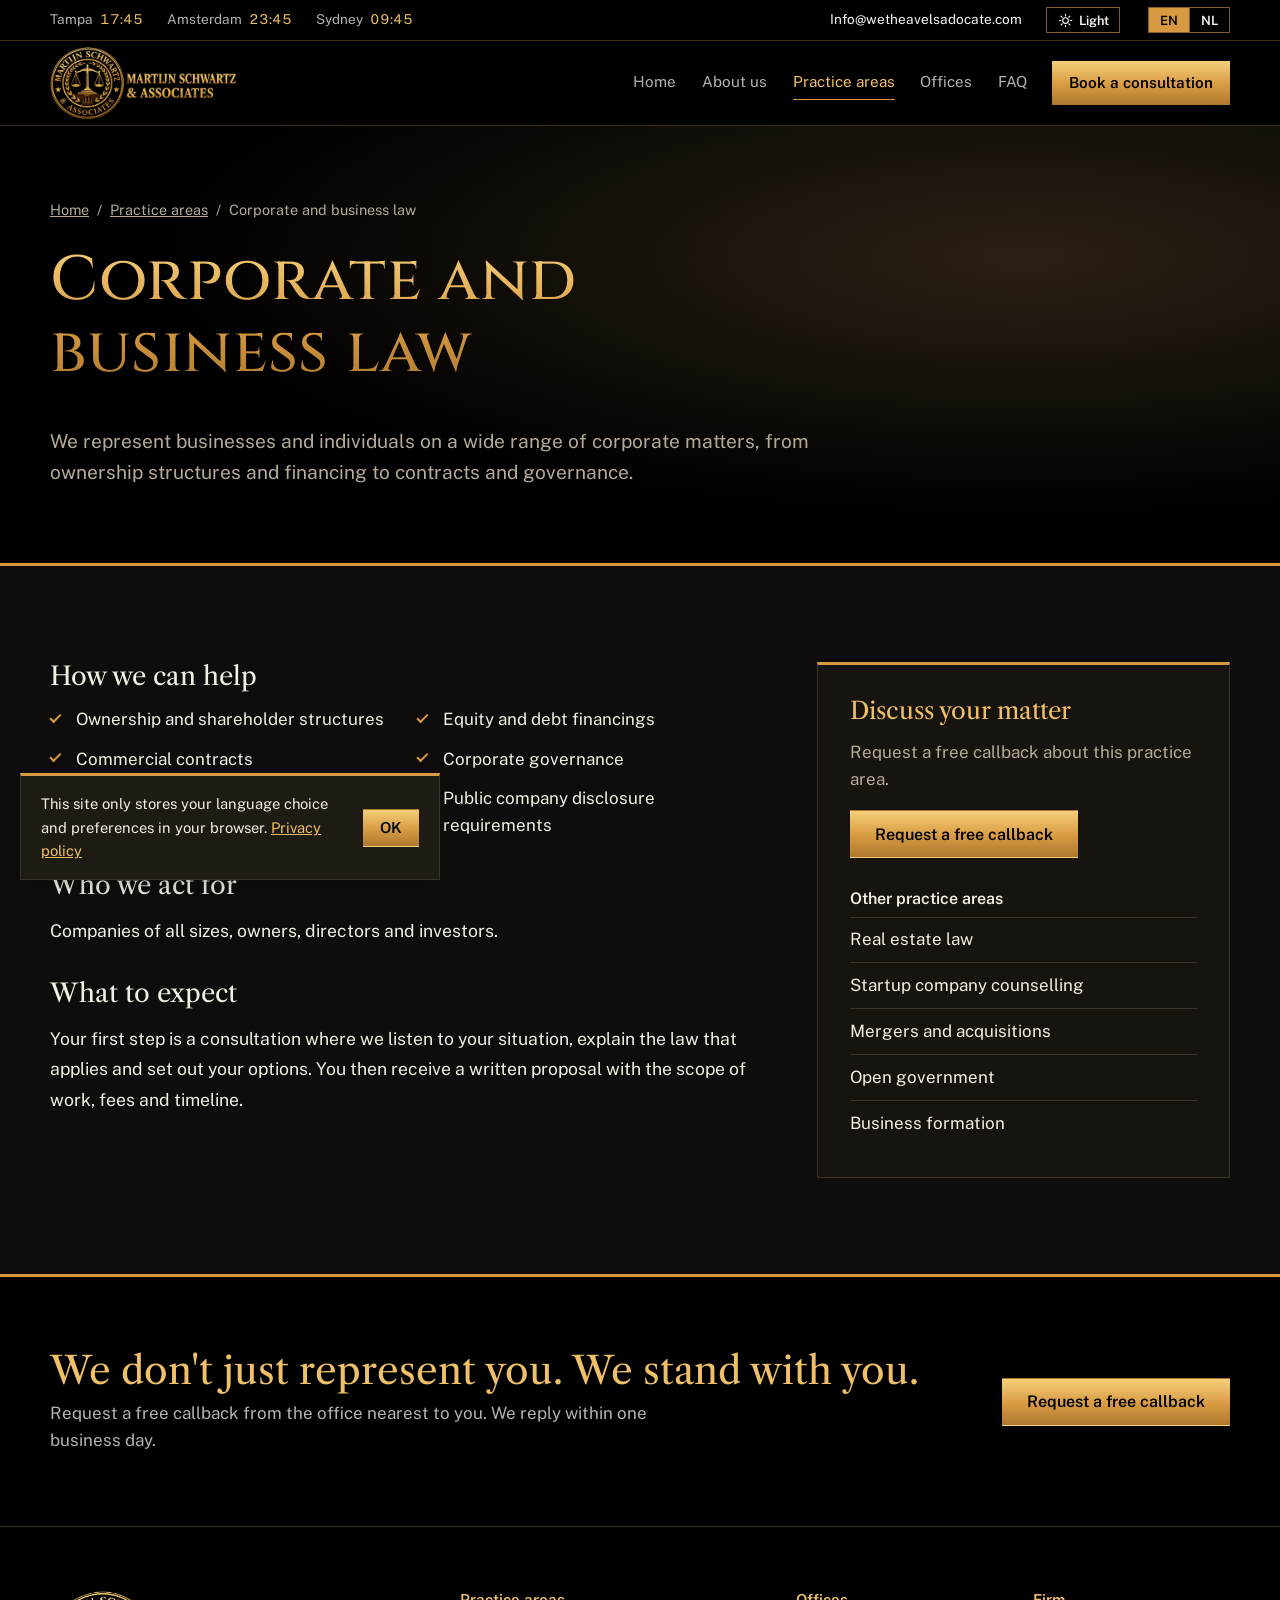
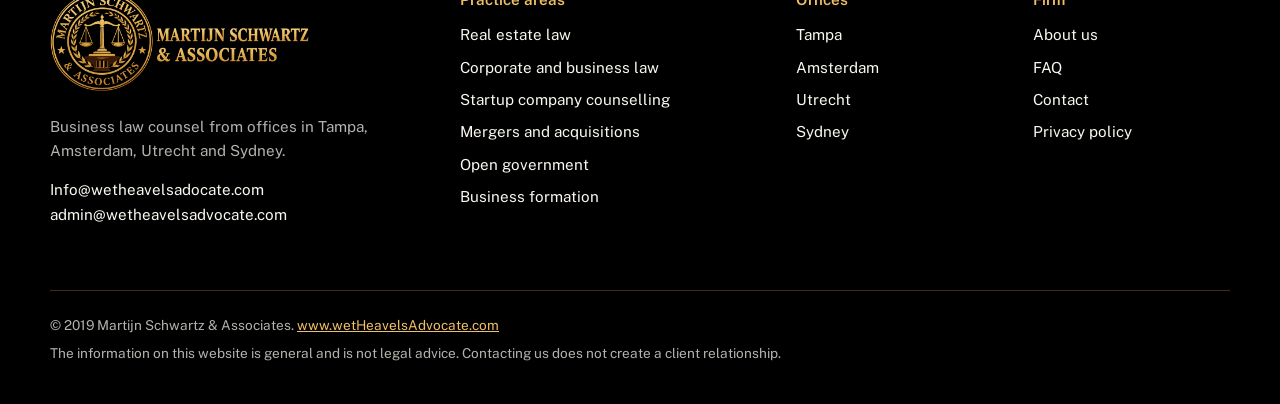
<file: corporate-business.html>
<!DOCTYPE html>
<html lang="en" data-title-en="Corporate and business law | Martijn Schwartz &amp; Associates" data-title-nl="Ondernemingsrecht | Martijn Schwartz &amp; Associates">
<head>
  <meta charset="UTF-8">
  <meta name="viewport" content="width=device-width, initial-scale=1">
  <title>Corporate and business law | Martijn Schwartz &amp; Associates</title>
  <meta name="description" content="Business formations, ownership structures, financings, commercial contracts and corporate governance.">
  <link rel="icon" href="favicon.png" type="image/png">
  <link rel="preconnect" href="https://fonts.googleapis.com">
  <link rel="preconnect" href="https://fonts.gstatic.com" crossorigin>
  <link href="https://fonts.googleapis.com/css2?family=Cinzel:wght@500;600&family=Libre+Caslon+Text:ital,wght@0,400;0,700;1,400&family=Public+Sans:wght@400;500;600&display=swap" rel="stylesheet">
  <link rel="stylesheet" href="styles.css">
  <script>try{var th=localStorage.getItem("msa-theme");document.documentElement.setAttribute("data-theme",th==="light"?"light":"dark");}catch(e){document.documentElement.setAttribute("data-theme","dark");}</script>
</head>
<body>
<a class="skip-link" href="#main" data-nl="Naar de inhoud">Skip to content</a>
<div class="topbar">
  <div class="wrap topbar-inner">
    <span class="tb-clock">Tampa <span class="tb-time" data-tz="America/New_York"></span></span>
    <span class="tb-clock">Amsterdam <span class="tb-time" data-tz="Europe/Amsterdam"></span></span>
    <span class="tb-clock">Sydney <span class="tb-time" data-tz="Australia/Sydney"></span></span>
    <a href="mailto:Info@wetheavelsadocate.com" class="tb-mail">Info@wetheavelsadocate.com</a>
    <button type="button" class="theme-toggle" aria-pressed="false" data-nl-aria="Lichte of donkere weergave" aria-label="Light or dark theme">
      <svg class="ic-sun" viewBox="0 0 24 24" aria-hidden="true"><circle cx="12" cy="12" r="4.5"/><path d="M12 2v2.5M12 19.5V22M2 12h2.5M19.5 12H22M4.9 4.9l1.8 1.8M17.3 17.3l1.8 1.8M4.9 19.1l1.8-1.8M17.3 6.7l1.8-1.8"/></svg>
      <svg class="ic-moon" viewBox="0 0 24 24" aria-hidden="true"><path d="M20 14.5A8 8 0 1 1 9.5 4a6.5 6.5 0 0 0 10.5 10.5z"/></svg>
      <span class="theme-label">Light</span>
    </button>
    <div class="lang-switch" role="group" aria-label="Language / Taal">
      <button type="button" data-lang="en" aria-pressed="true" lang="en">EN</button>
      <button type="button" data-lang="nl" aria-pressed="false" lang="nl">NL</button>
    </div>
  </div>
</div>
<header class="site-header">
  <div class="wrap header-inner">
    <a href="index.html" class="brand" aria-label="Martijn Schwartz &amp; Associates, home">
      <img src="logo.png" alt="Martijn Schwartz &amp; Associates" width="900" height="346">
    </a>
    <button class="nav-toggle" aria-expanded="false" aria-controls="site-nav" data-nl="Menu">Menu</button>
    <nav id="site-nav" class="site-nav" aria-label="Main">
      <a href="index.html" data-nl="Home">Home</a><a href="about.html" data-nl="Over ons">About us</a><a href="practice-areas.html" aria-current="page" data-nl="Rechtsgebieden">Practice areas</a><a href="offices.html" data-nl="Kantoren">Offices</a><a href="faq.html" data-nl="Veelgestelde vragen">FAQ</a>
      <a href="contact.html" class="nav-cta" data-nl="Afspraak maken">Book a consultation</a>
    </nav>
  </div>
</header>
<main id="main">
<section class="page-hero">
  <div class="wrap">
    <nav class="crumbs" aria-label="Breadcrumb"><a href="index.html" data-nl="Home">Home</a><span aria-hidden="true">/</span><a href="practice-areas.html" data-nl="Rechtsgebieden">Practice areas</a><span aria-hidden="true">/</span><span aria-current="page" data-nl="Ondernemingsrecht">Corporate and business law</span></nav>
    <h1 data-nl="Ondernemingsrecht">Corporate and business law</h1>
    <p class="hero-lead" data-nl="Wij staan ondernemingen en particulieren bij in uiteenlopende ondernemingsrechtelijke zaken, van eigendomsstructuren en financiering tot contracten en bestuur.">We represent businesses and individuals on a wide range of corporate matters, from ownership structures and financing to contracts and governance.</p>
  </div>
</section>

<section class="section">
  <div class="wrap detail-grid">
    <div class="prose">
      <h2 data-nl="Waarmee wij helpen">How we can help</h2>
      <ul class="check-list"><li><span data-nl="Eigendoms- en aandeelhoudersstructuren">Ownership and shareholder structures</span></li><li><span data-nl="Financiering met eigen en vreemd vermogen">Equity and debt financings</span></li><li><span data-nl="Commerciële contracten">Commercial contracts</span></li><li><span data-nl="Corporate governance">Corporate governance</span></li><li><span data-nl="Joint ventures en strategische samenwerkingen">Joint ventures and strategic partnerships</span></li><li><span data-nl="Openbaarmakingsverplichtingen voor beursgenoteerde ondernemingen">Public company disclosure requirements</span></li></ul>
      <h2 data-nl="Voor wie wij werken">Who we act for</h2>
      <p data-nl="Ondernemingen van elke omvang, eigenaren, bestuurders en investeerders.">Companies of all sizes, owners, directors and investors.</p>
      <h2 data-nl="Wat u kunt verwachten">What to expect</h2>
      <p data-nl="De eerste stap is een kennismakingsgesprek waarin wij naar uw situatie luisteren, de toepasselijke regels uitleggen en uw mogelijkheden schetsen. Daarna ontvangt u een schriftelijk voorstel met de werkzaamheden, het honorarium en de planning.">Your first step is a consultation where we listen to your situation, explain the law that applies and set out your options. You then receive a written proposal with the scope of work, fees and timeline.</p>
    </div>
    <aside class="side-card">
      <h2 data-nl="Bespreek uw zaak">Discuss your matter</h2>
      <p data-nl="Vraag een gratis terugbelverzoek aan over dit rechtsgebied.">Request a free callback about this practice area.</p>
      <a href="contact.html?area=corporate-business" class="btn btn-gold" data-nl="Gratis terugbelverzoek">Request a free callback</a>
      <h3 data-nl="Andere rechtsgebieden">Other practice areas</h3>
      <ul class="side-links"><li><a href="real-estate.html" data-nl="Vastgoedrecht">Real estate law</a></li><li><a href="startup-counseling.html" data-nl="Advies voor startups">Startup company counselling</a></li><li><a href="mergers-acquisitions.html" data-nl="Fusies en overnames">Mergers and acquisitions</a></li><li><a href="open-government.html" data-nl="Openbaarheid van bestuur">Open government</a></li><li><a href="business-formation.html" data-nl="Oprichting van ondernemingen">Business formation</a></li></ul>
    </aside>
  </div>
</section>
<section class="cta-band">
  <div class="wrap cta-inner">
    <div>
      <h2 data-nl="Wij vertegenwoordigen u niet alleen. Wij staan naast u.">We don't just represent you. We stand with you.</h2>
      <p data-nl="Vraag een gratis terugbelverzoek aan bij het kantoor bij u in de buurt. Wij reageren binnen één werkdag.">Request a free callback from the office nearest to you. We reply within one business day.</p>
    </div>
    <a href="contact.html" class="btn btn-gold" data-nl="Gratis terugbelverzoek">Request a free callback</a>
  </div>
</section>
</main>
<footer class="site-footer">
  <div class="wrap footer-grid">
    <div class="footer-brand">
      <a href="index.html"><img src="logo.png" alt="Martijn Schwartz &amp; Associates" width="900" height="346" loading="lazy"></a>
      <p data-nl="Juridisch advies voor ondernemers vanuit kantoren in Tampa, Amsterdam, Utrecht en Sydney.">Business law counsel from offices in Tampa, Amsterdam, Utrecht and Sydney.</p>
      <p><a href="mailto:Info@wetheavelsadocate.com">Info@wetheavelsadocate.com</a><br><a href="mailto:admin@wetheavelsadvocate.com">admin@wetheavelsadvocate.com</a></p>
    </div>
    <div>
      <h2 class="footer-h" data-nl="Rechtsgebieden">Practice areas</h2>
      <ul><li><a href="real-estate.html" data-nl="Vastgoedrecht">Real estate law</a></li><li><a href="corporate-business.html" data-nl="Ondernemingsrecht">Corporate and business law</a></li><li><a href="startup-counseling.html" data-nl="Advies voor startups">Startup company counselling</a></li><li><a href="mergers-acquisitions.html" data-nl="Fusies en overnames">Mergers and acquisitions</a></li><li><a href="open-government.html" data-nl="Openbaarheid van bestuur">Open government</a></li><li><a href="business-formation.html" data-nl="Oprichting van ondernemingen">Business formation</a></li></ul>
    </div>
    <div>
      <h2 class="footer-h" data-nl="Kantoren">Offices</h2>
      <ul><li><a href="offices.html#tampa">Tampa</a></li><li><a href="offices.html#amsterdam">Amsterdam</a></li><li><a href="offices.html#utrecht">Utrecht</a></li><li><a href="offices.html#sydney">Sydney</a></li></ul>
    </div>
    <div>
      <h2 class="footer-h" data-nl="Kantoor">Firm</h2>
      <ul>
        <li><a href="about.html" data-nl="Over ons">About us</a></li>
        <li><a href="faq.html" data-nl="Veelgestelde vragen">FAQ</a></li>
        <li><a href="contact.html" data-nl="Contact">Contact</a></li>
        <li><a href="privacy.html" data-nl="Privacybeleid">Privacy policy</a></li>
      </ul>
    </div>
  </div>
  <div class="wrap footer-base">
    <p>&copy; 2019 Martijn Schwartz &amp; Associates. <a href="https://www.wetHeavelsAdvocate.com">www.wetHeavelsAdvocate.com</a></p>
    <p data-nl="De informatie op deze website is algemeen van aard en geen juridisch advies. Contact met ons opnemen schept nog geen cliëntrelatie.">The information on this website is general and is not legal advice. Contacting us does not create a client relationship.</p>
  </div>
</footer>
<button class="to-top" aria-label="Back to top" data-nl-aria="Terug naar boven" hidden>&uarr;</button>
<div class="cookie" role="region" aria-label="Cookie notice" hidden>
  <p><span data-nl="Deze site bewaart alleen uw taalkeuze en voorkeuren in uw browser.">This site only stores your language choice and preferences in your browser.</span> <a href="privacy.html" data-nl="Privacybeleid">Privacy policy</a></p>
  <button class="btn btn-gold btn-small" data-cookie-ok>OK</button>
</div>
<script src="script.js"></script>
</body>
</html>
</file>
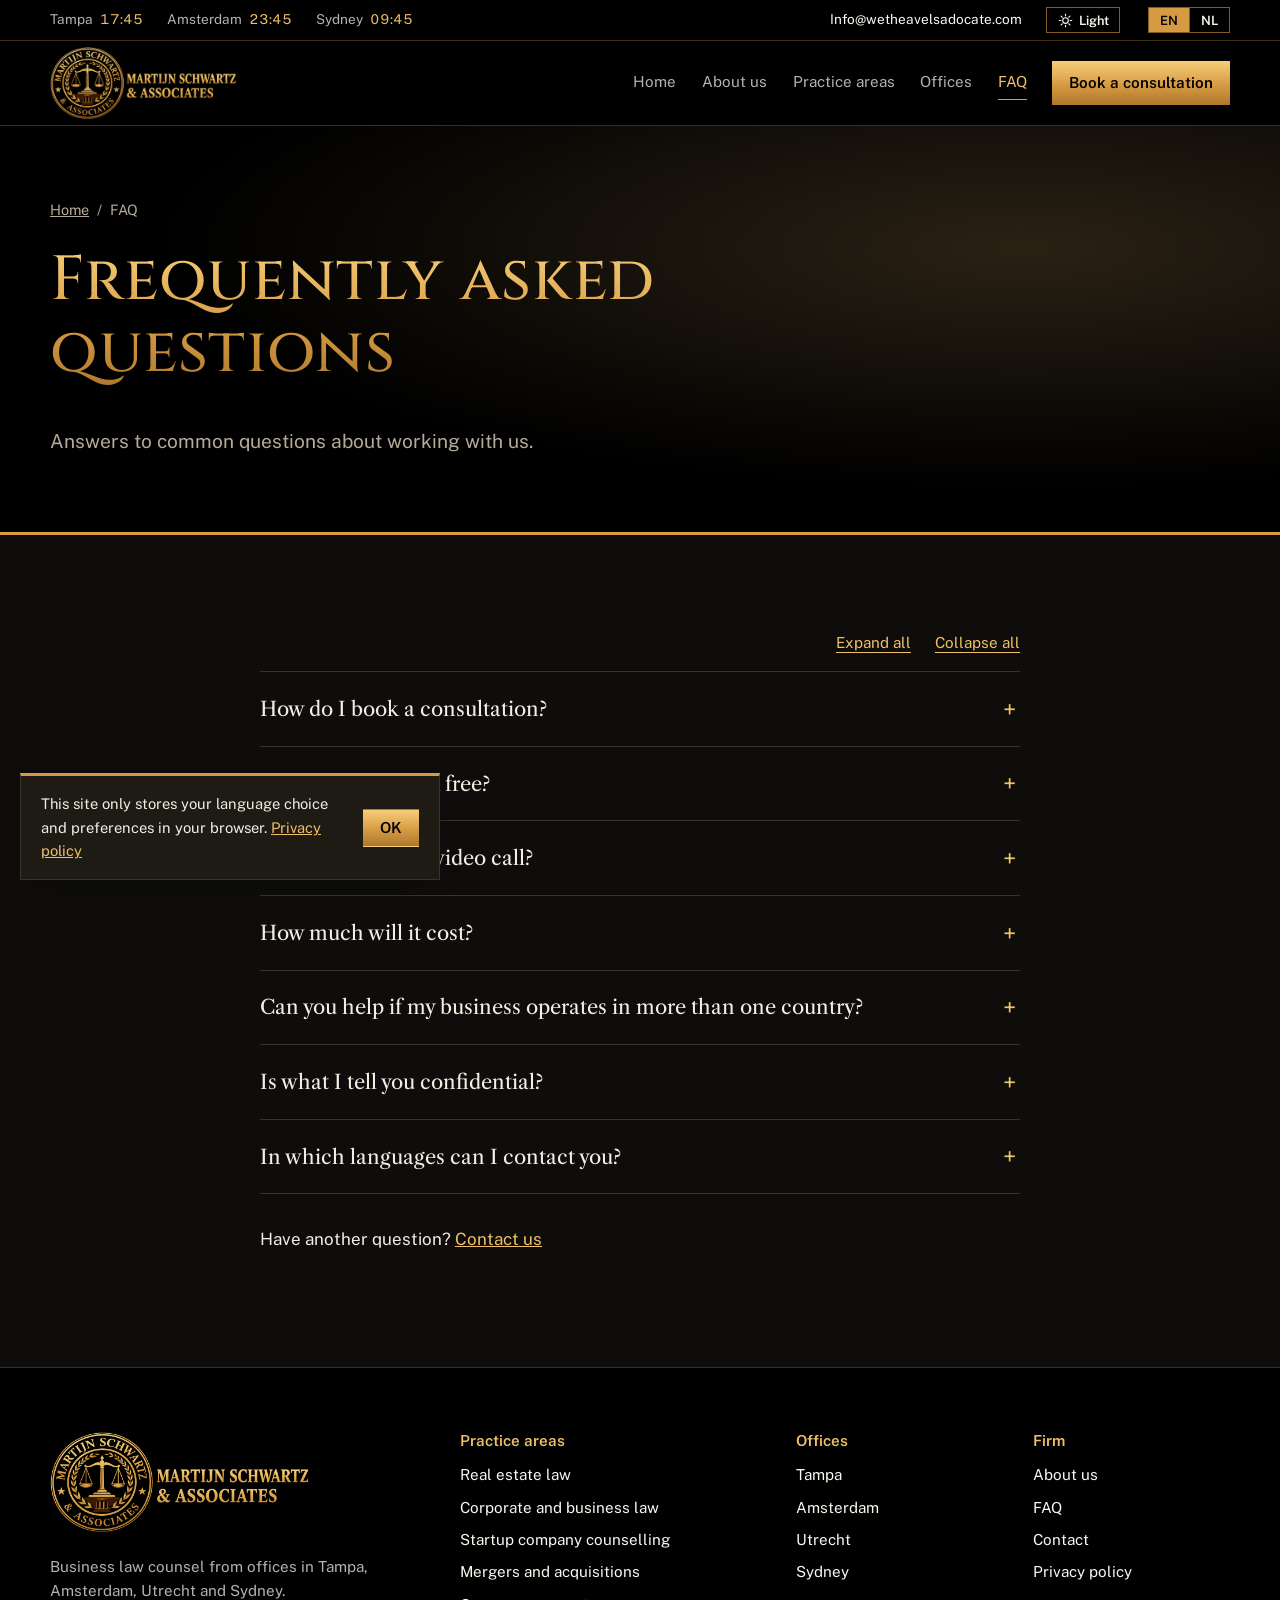
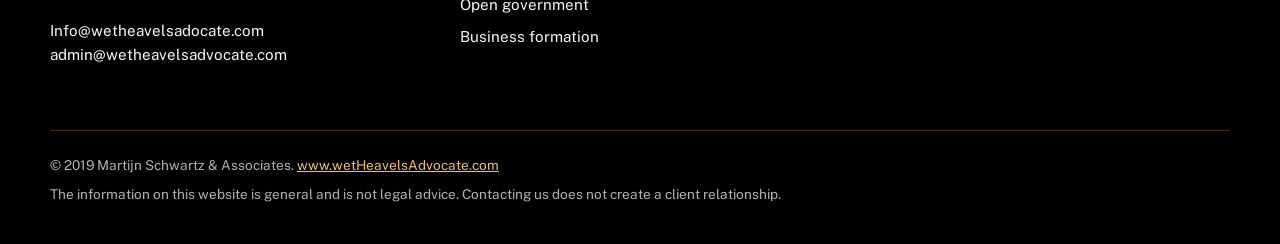
<file: faq.html>
<!DOCTYPE html>
<html lang="en" data-title-en="FAQ | Martijn Schwartz &amp; Associates" data-title-nl="Veelgestelde vragen | Martijn Schwartz &amp; Associates">
<head>
  <meta charset="UTF-8">
  <meta name="viewport" content="width=device-width, initial-scale=1">
  <title>FAQ | Martijn Schwartz &amp; Associates</title>
  <meta name="description" content="Frequently asked questions.">
  <link rel="icon" href="favicon.png" type="image/png">
  <link rel="preconnect" href="https://fonts.googleapis.com">
  <link rel="preconnect" href="https://fonts.gstatic.com" crossorigin>
  <link href="https://fonts.googleapis.com/css2?family=Cinzel:wght@500;600&family=Libre+Caslon+Text:ital,wght@0,400;0,700;1,400&family=Public+Sans:wght@400;500;600&display=swap" rel="stylesheet">
  <link rel="stylesheet" href="styles.css">
  <script>try{var th=localStorage.getItem("msa-theme");document.documentElement.setAttribute("data-theme",th==="light"?"light":"dark");}catch(e){document.documentElement.setAttribute("data-theme","dark");}</script>
</head>
<body>
<a class="skip-link" href="#main" data-nl="Naar de inhoud">Skip to content</a>
<div class="topbar">
  <div class="wrap topbar-inner">
    <span class="tb-clock">Tampa <span class="tb-time" data-tz="America/New_York"></span></span>
    <span class="tb-clock">Amsterdam <span class="tb-time" data-tz="Europe/Amsterdam"></span></span>
    <span class="tb-clock">Sydney <span class="tb-time" data-tz="Australia/Sydney"></span></span>
    <a href="mailto:Info@wetheavelsadocate.com" class="tb-mail">Info@wetheavelsadocate.com</a>
    <button type="button" class="theme-toggle" aria-pressed="false" data-nl-aria="Lichte of donkere weergave" aria-label="Light or dark theme">
      <svg class="ic-sun" viewBox="0 0 24 24" aria-hidden="true"><circle cx="12" cy="12" r="4.5"/><path d="M12 2v2.5M12 19.5V22M2 12h2.5M19.5 12H22M4.9 4.9l1.8 1.8M17.3 17.3l1.8 1.8M4.9 19.1l1.8-1.8M17.3 6.7l1.8-1.8"/></svg>
      <svg class="ic-moon" viewBox="0 0 24 24" aria-hidden="true"><path d="M20 14.5A8 8 0 1 1 9.5 4a6.5 6.5 0 0 0 10.5 10.5z"/></svg>
      <span class="theme-label">Light</span>
    </button>
    <div class="lang-switch" role="group" aria-label="Language / Taal">
      <button type="button" data-lang="en" aria-pressed="true" lang="en">EN</button>
      <button type="button" data-lang="nl" aria-pressed="false" lang="nl">NL</button>
    </div>
  </div>
</div>
<header class="site-header">
  <div class="wrap header-inner">
    <a href="index.html" class="brand" aria-label="Martijn Schwartz &amp; Associates, home">
      <img src="logo.png" alt="Martijn Schwartz &amp; Associates" width="900" height="346">
    </a>
    <button class="nav-toggle" aria-expanded="false" aria-controls="site-nav" data-nl="Menu">Menu</button>
    <nav id="site-nav" class="site-nav" aria-label="Main">
      <a href="index.html" data-nl="Home">Home</a><a href="about.html" data-nl="Over ons">About us</a><a href="practice-areas.html" data-nl="Rechtsgebieden">Practice areas</a><a href="offices.html" data-nl="Kantoren">Offices</a><a href="faq.html" aria-current="page" data-nl="Veelgestelde vragen">FAQ</a>
      <a href="contact.html" class="nav-cta" data-nl="Afspraak maken">Book a consultation</a>
    </nav>
  </div>
</header>
<main id="main">
<section class="page-hero">
  <div class="wrap">
    <nav class="crumbs" aria-label="Breadcrumb"><a href="index.html" data-nl="Home">Home</a><span aria-hidden="true">/</span><span aria-current="page" data-nl="Veelgestelde vragen">FAQ</span></nav>
    <h1 data-nl="Veelgestelde vragen">Frequently asked questions</h1>
    <p class="hero-lead" data-nl="Antwoorden op veelgestelde vragen over samenwerken met ons.">Answers to common questions about working with us.</p>
  </div>
</section>

<section class="section">
  <div class="wrap narrow">
    <div class="faq-tools"><button class="text-btn" data-faq="open" data-nl="Alles openen">Expand all</button><button class="text-btn" data-faq="close" data-nl="Alles sluiten">Collapse all</button></div>
    <div class="faq-list"><details class="faq-item"><summary><span data-nl="Hoe maak ik een afspraak?">How do I book a consultation?</span></summary><div class="faq-body"><p data-nl="Gebruik het formulier op onze &lt;a href=&quot;contact.html&quot;&gt;contactpagina&lt;/a&gt;, bel het kantoor bij u in de buurt of stuur ons een e-mail. Wij reageren binnen één werkdag.">Use the form on our <a href="contact.html">contact page</a>, call the office nearest to you or email us. We reply within one business day.</p></div></details><details class="faq-item"><summary><span data-nl="Is het eerste terugbelgesprek gratis?">Is the first callback free?</span></summary><div class="faq-body"><p data-nl="Ja. Het eerste terugbelgesprek over uw zaak is gratis en vrijblijvend.">Yes. The first callback to discuss your matter is free and without obligation.</p></div></details><details class="faq-item"><summary><span data-nl="Kan ik ook via een videogesprek met u spreken?">Can I meet you by video call?</span></summary><div class="faq-body"><p data-nl="Ja. Gesprekken kunnen plaatsvinden op een van onze kantoren, telefonisch of via een videogesprek.">Yes. Consultations can take place in person at any of our offices, by phone or by video call.</p></div></details><details class="faq-item"><summary><span data-nl="Wat gaat het kosten?">How much will it cost?</span></summary><div class="faq-body"><p data-nl="Dat hangt af van de zaak. Na het kennismakingsgesprek ontvangt u een schriftelijke inschatting van het honorarium en de kosten, voordat wij beginnen.">It depends on the matter. After your consultation you receive a written estimate of fees and costs before any work begins.</p></div></details><details class="faq-item"><summary><span data-nl="Kunt u helpen als mijn onderneming in meer landen actief is?">Can you help if my business operates in more than one country?</span></summary><div class="faq-body"><p data-nl="Ja. Met kantoren in de Verenigde Staten, Nederland en Australië coördineren wij grensoverschrijdend werk, zodat u één aanspreekpunt hebt.">Yes. With offices in the United States, the Netherlands and Australia, we coordinate cross-border work so you have one point of contact.</p></div></details><details class="faq-item"><summary><span data-nl="Is wat ik u vertel vertrouwelijk?">Is what I tell you confidential?</span></summary><div class="faq-body"><p data-nl="Ja. Informatie die u met ons deelt, behandelen wij vertrouwelijk. Contact via deze website schept op zichzelf nog geen cliëntrelatie.">Yes. Information you share with us is treated as confidential. Contacting us through this website does not by itself create a client relationship.</p></div></details><details class="faq-item"><summary><span data-nl="In welke talen kan ik contact opnemen?">In which languages can I contact you?</span></summary><div class="faq-body"><p data-nl="U kunt ons in het Nederlands of Engels benaderen.">You can contact us in English or Dutch.</p></div></details></div>
    <p class="faq-more"><span data-nl="Nog een vraag?">Have another question?</span> <a href="contact.html" data-nl="Neem contact op">Contact us</a></p>
  </div>
</section>
</main>
<footer class="site-footer">
  <div class="wrap footer-grid">
    <div class="footer-brand">
      <a href="index.html"><img src="logo.png" alt="Martijn Schwartz &amp; Associates" width="900" height="346" loading="lazy"></a>
      <p data-nl="Juridisch advies voor ondernemers vanuit kantoren in Tampa, Amsterdam, Utrecht en Sydney.">Business law counsel from offices in Tampa, Amsterdam, Utrecht and Sydney.</p>
      <p><a href="mailto:Info@wetheavelsadocate.com">Info@wetheavelsadocate.com</a><br><a href="mailto:admin@wetheavelsadvocate.com">admin@wetheavelsadvocate.com</a></p>
    </div>
    <div>
      <h2 class="footer-h" data-nl="Rechtsgebieden">Practice areas</h2>
      <ul><li><a href="real-estate.html" data-nl="Vastgoedrecht">Real estate law</a></li><li><a href="corporate-business.html" data-nl="Ondernemingsrecht">Corporate and business law</a></li><li><a href="startup-counseling.html" data-nl="Advies voor startups">Startup company counselling</a></li><li><a href="mergers-acquisitions.html" data-nl="Fusies en overnames">Mergers and acquisitions</a></li><li><a href="open-government.html" data-nl="Openbaarheid van bestuur">Open government</a></li><li><a href="business-formation.html" data-nl="Oprichting van ondernemingen">Business formation</a></li></ul>
    </div>
    <div>
      <h2 class="footer-h" data-nl="Kantoren">Offices</h2>
      <ul><li><a href="offices.html#tampa">Tampa</a></li><li><a href="offices.html#amsterdam">Amsterdam</a></li><li><a href="offices.html#utrecht">Utrecht</a></li><li><a href="offices.html#sydney">Sydney</a></li></ul>
    </div>
    <div>
      <h2 class="footer-h" data-nl="Kantoor">Firm</h2>
      <ul>
        <li><a href="about.html" data-nl="Over ons">About us</a></li>
        <li><a href="faq.html" data-nl="Veelgestelde vragen">FAQ</a></li>
        <li><a href="contact.html" data-nl="Contact">Contact</a></li>
        <li><a href="privacy.html" data-nl="Privacybeleid">Privacy policy</a></li>
      </ul>
    </div>
  </div>
  <div class="wrap footer-base">
    <p>&copy; 2019 Martijn Schwartz &amp; Associates. <a href="https://www.wetHeavelsAdvocate.com">www.wetHeavelsAdvocate.com</a></p>
    <p data-nl="De informatie op deze website is algemeen van aard en geen juridisch advies. Contact met ons opnemen schept nog geen cliëntrelatie.">The information on this website is general and is not legal advice. Contacting us does not create a client relationship.</p>
  </div>
</footer>
<button class="to-top" aria-label="Back to top" data-nl-aria="Terug naar boven" hidden>&uarr;</button>
<div class="cookie" role="region" aria-label="Cookie notice" hidden>
  <p><span data-nl="Deze site bewaart alleen uw taalkeuze en voorkeuren in uw browser.">This site only stores your language choice and preferences in your browser.</span> <a href="privacy.html" data-nl="Privacybeleid">Privacy policy</a></p>
  <button class="btn btn-gold btn-small" data-cookie-ok>OK</button>
</div>
<script src="script.js"></script>
</body>
</html>
</file>
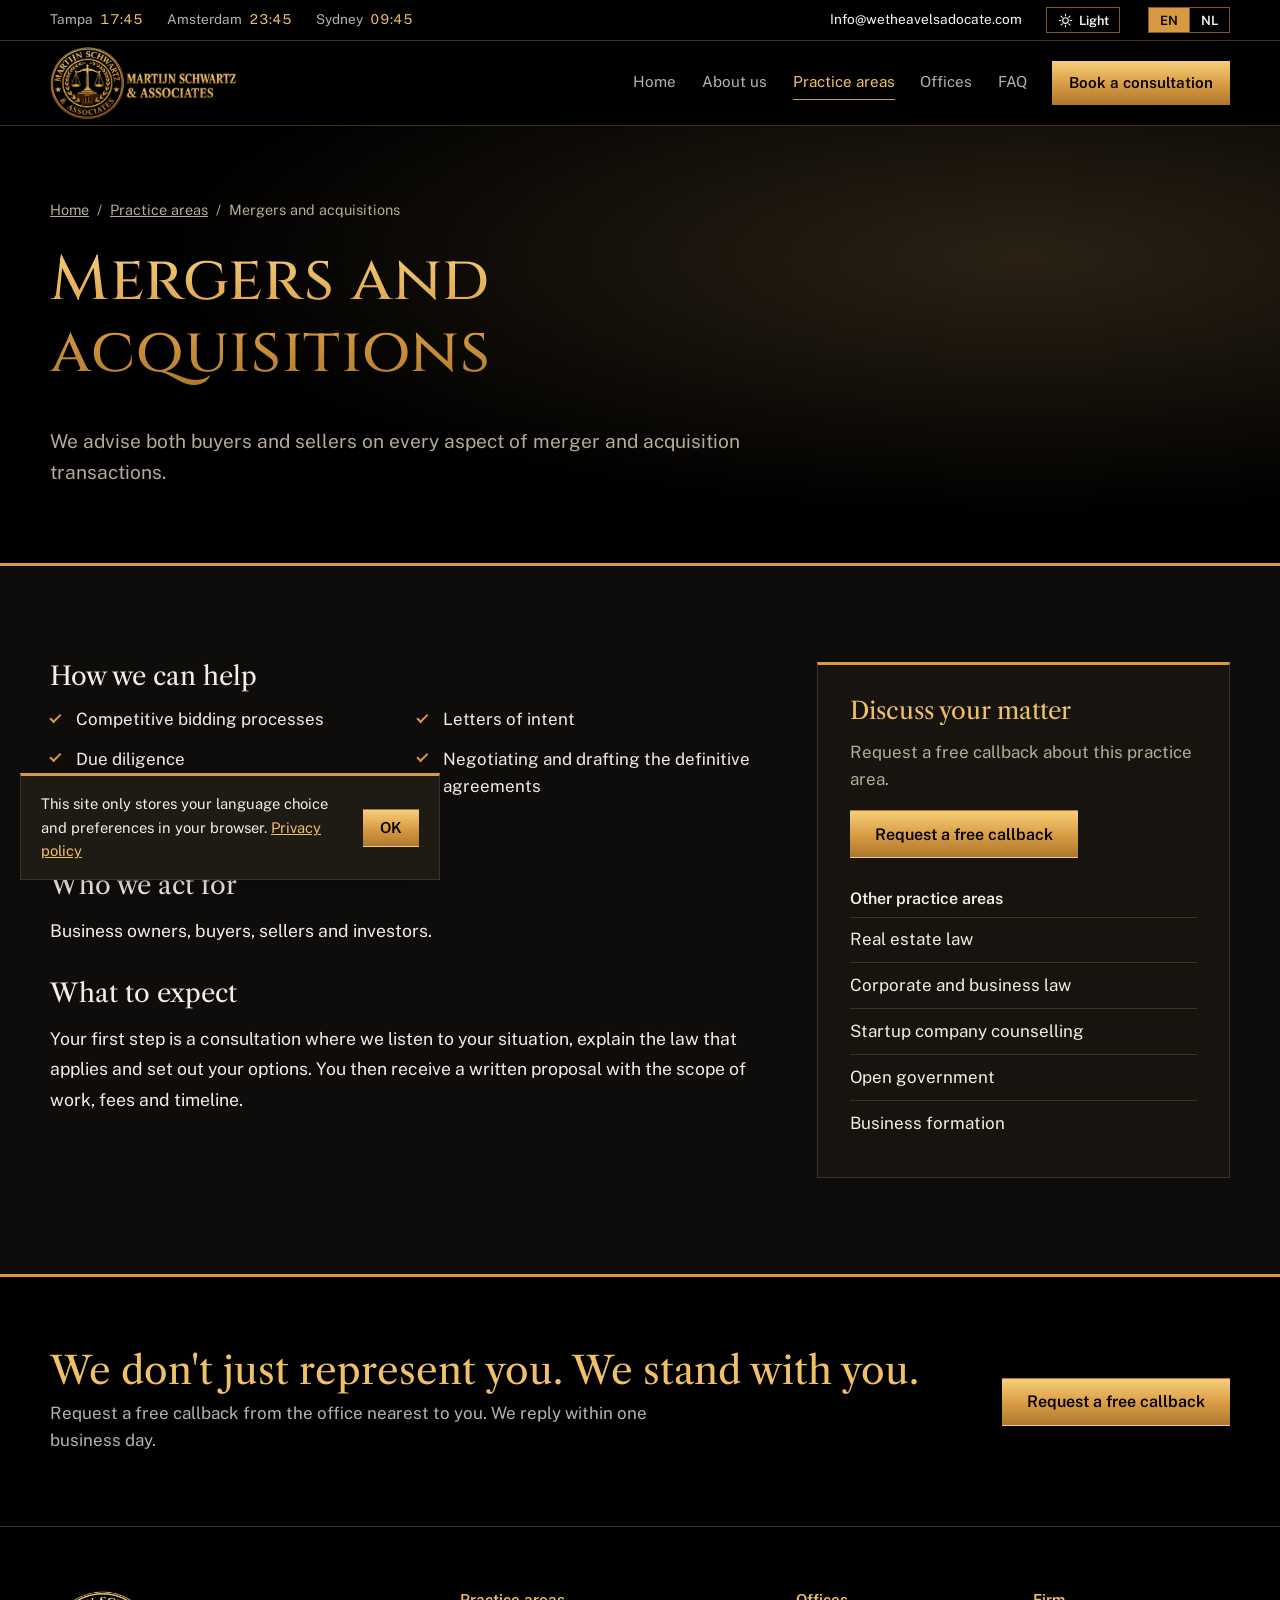
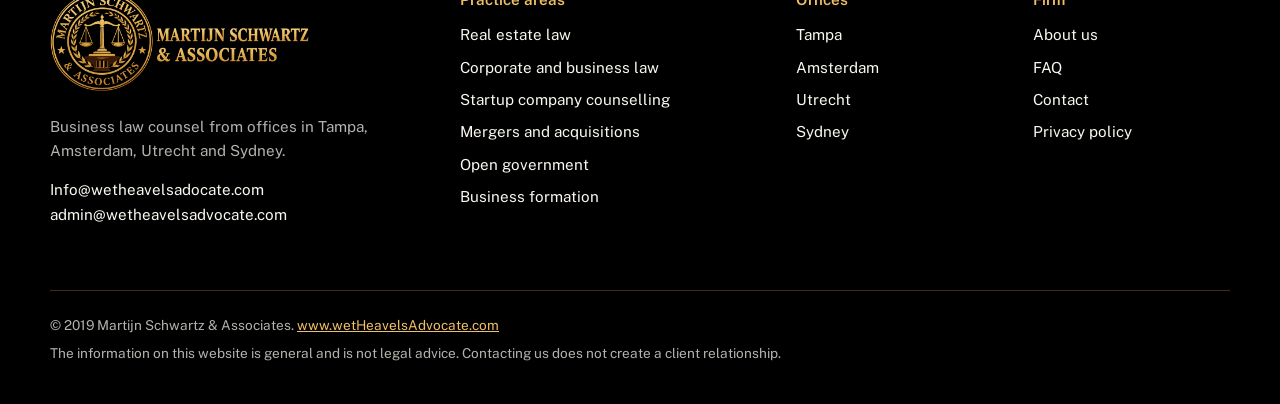
<file: mergers-acquisitions.html>
<!DOCTYPE html>
<html lang="en" data-title-en="Mergers and acquisitions | Martijn Schwartz &amp; Associates" data-title-nl="Fusies en overnames | Martijn Schwartz &amp; Associates">
<head>
  <meta charset="UTF-8">
  <meta name="viewport" content="width=device-width, initial-scale=1">
  <title>Mergers and acquisitions | Martijn Schwartz &amp; Associates</title>
  <meta name="description" content="Advice for buyers and sellers, from letter of intent to closing and beyond.">
  <link rel="icon" href="favicon.png" type="image/png">
  <link rel="preconnect" href="https://fonts.googleapis.com">
  <link rel="preconnect" href="https://fonts.gstatic.com" crossorigin>
  <link href="https://fonts.googleapis.com/css2?family=Cinzel:wght@500;600&family=Libre+Caslon+Text:ital,wght@0,400;0,700;1,400&family=Public+Sans:wght@400;500;600&display=swap" rel="stylesheet">
  <link rel="stylesheet" href="styles.css">
  <script>try{var th=localStorage.getItem("msa-theme");document.documentElement.setAttribute("data-theme",th==="light"?"light":"dark");}catch(e){document.documentElement.setAttribute("data-theme","dark");}</script>
</head>
<body>
<a class="skip-link" href="#main" data-nl="Naar de inhoud">Skip to content</a>
<div class="topbar">
  <div class="wrap topbar-inner">
    <span class="tb-clock">Tampa <span class="tb-time" data-tz="America/New_York"></span></span>
    <span class="tb-clock">Amsterdam <span class="tb-time" data-tz="Europe/Amsterdam"></span></span>
    <span class="tb-clock">Sydney <span class="tb-time" data-tz="Australia/Sydney"></span></span>
    <a href="mailto:Info@wetheavelsadocate.com" class="tb-mail">Info@wetheavelsadocate.com</a>
    <button type="button" class="theme-toggle" aria-pressed="false" data-nl-aria="Lichte of donkere weergave" aria-label="Light or dark theme">
      <svg class="ic-sun" viewBox="0 0 24 24" aria-hidden="true"><circle cx="12" cy="12" r="4.5"/><path d="M12 2v2.5M12 19.5V22M2 12h2.5M19.5 12H22M4.9 4.9l1.8 1.8M17.3 17.3l1.8 1.8M4.9 19.1l1.8-1.8M17.3 6.7l1.8-1.8"/></svg>
      <svg class="ic-moon" viewBox="0 0 24 24" aria-hidden="true"><path d="M20 14.5A8 8 0 1 1 9.5 4a6.5 6.5 0 0 0 10.5 10.5z"/></svg>
      <span class="theme-label">Light</span>
    </button>
    <div class="lang-switch" role="group" aria-label="Language / Taal">
      <button type="button" data-lang="en" aria-pressed="true" lang="en">EN</button>
      <button type="button" data-lang="nl" aria-pressed="false" lang="nl">NL</button>
    </div>
  </div>
</div>
<header class="site-header">
  <div class="wrap header-inner">
    <a href="index.html" class="brand" aria-label="Martijn Schwartz &amp; Associates, home">
      <img src="logo.png" alt="Martijn Schwartz &amp; Associates" width="900" height="346">
    </a>
    <button class="nav-toggle" aria-expanded="false" aria-controls="site-nav" data-nl="Menu">Menu</button>
    <nav id="site-nav" class="site-nav" aria-label="Main">
      <a href="index.html" data-nl="Home">Home</a><a href="about.html" data-nl="Over ons">About us</a><a href="practice-areas.html" aria-current="page" data-nl="Rechtsgebieden">Practice areas</a><a href="offices.html" data-nl="Kantoren">Offices</a><a href="faq.html" data-nl="Veelgestelde vragen">FAQ</a>
      <a href="contact.html" class="nav-cta" data-nl="Afspraak maken">Book a consultation</a>
    </nav>
  </div>
</header>
<main id="main">
<section class="page-hero">
  <div class="wrap">
    <nav class="crumbs" aria-label="Breadcrumb"><a href="index.html" data-nl="Home">Home</a><span aria-hidden="true">/</span><a href="practice-areas.html" data-nl="Rechtsgebieden">Practice areas</a><span aria-hidden="true">/</span><span aria-current="page" data-nl="Fusies en overnames">Mergers and acquisitions</span></nav>
    <h1 data-nl="Fusies en overnames">Mergers and acquisitions</h1>
    <p class="hero-lead" data-nl="Wij adviseren zowel kopers als verkopers over alle aspecten van fusies en overnames.">We advise both buyers and sellers on every aspect of merger and acquisition transactions.</p>
  </div>
</section>

<section class="section">
  <div class="wrap detail-grid">
    <div class="prose">
      <h2 data-nl="Waarmee wij helpen">How we can help</h2>
      <ul class="check-list"><li><span data-nl="Biedingsprocessen">Competitive bidding processes</span></li><li><span data-nl="Intentieverklaringen">Letters of intent</span></li><li><span data-nl="Due diligence">Due diligence</span></li><li><span data-nl="Onderhandelen over en opstellen van de definitieve overeenkomsten">Negotiating and drafting the definitive agreements</span></li><li><span data-nl="Zaken na de closing">Post-closing matters</span></li></ul>
      <h2 data-nl="Voor wie wij werken">Who we act for</h2>
      <p data-nl="Ondernemers, kopers, verkopers en investeerders.">Business owners, buyers, sellers and investors.</p>
      <h2 data-nl="Wat u kunt verwachten">What to expect</h2>
      <p data-nl="De eerste stap is een kennismakingsgesprek waarin wij naar uw situatie luisteren, de toepasselijke regels uitleggen en uw mogelijkheden schetsen. Daarna ontvangt u een schriftelijk voorstel met de werkzaamheden, het honorarium en de planning.">Your first step is a consultation where we listen to your situation, explain the law that applies and set out your options. You then receive a written proposal with the scope of work, fees and timeline.</p>
    </div>
    <aside class="side-card">
      <h2 data-nl="Bespreek uw zaak">Discuss your matter</h2>
      <p data-nl="Vraag een gratis terugbelverzoek aan over dit rechtsgebied.">Request a free callback about this practice area.</p>
      <a href="contact.html?area=mergers-acquisitions" class="btn btn-gold" data-nl="Gratis terugbelverzoek">Request a free callback</a>
      <h3 data-nl="Andere rechtsgebieden">Other practice areas</h3>
      <ul class="side-links"><li><a href="real-estate.html" data-nl="Vastgoedrecht">Real estate law</a></li><li><a href="corporate-business.html" data-nl="Ondernemingsrecht">Corporate and business law</a></li><li><a href="startup-counseling.html" data-nl="Advies voor startups">Startup company counselling</a></li><li><a href="open-government.html" data-nl="Openbaarheid van bestuur">Open government</a></li><li><a href="business-formation.html" data-nl="Oprichting van ondernemingen">Business formation</a></li></ul>
    </aside>
  </div>
</section>
<section class="cta-band">
  <div class="wrap cta-inner">
    <div>
      <h2 data-nl="Wij vertegenwoordigen u niet alleen. Wij staan naast u.">We don't just represent you. We stand with you.</h2>
      <p data-nl="Vraag een gratis terugbelverzoek aan bij het kantoor bij u in de buurt. Wij reageren binnen één werkdag.">Request a free callback from the office nearest to you. We reply within one business day.</p>
    </div>
    <a href="contact.html" class="btn btn-gold" data-nl="Gratis terugbelverzoek">Request a free callback</a>
  </div>
</section>
</main>
<footer class="site-footer">
  <div class="wrap footer-grid">
    <div class="footer-brand">
      <a href="index.html"><img src="logo.png" alt="Martijn Schwartz &amp; Associates" width="900" height="346" loading="lazy"></a>
      <p data-nl="Juridisch advies voor ondernemers vanuit kantoren in Tampa, Amsterdam, Utrecht en Sydney.">Business law counsel from offices in Tampa, Amsterdam, Utrecht and Sydney.</p>
      <p><a href="mailto:Info@wetheavelsadocate.com">Info@wetheavelsadocate.com</a><br><a href="mailto:admin@wetheavelsadvocate.com">admin@wetheavelsadvocate.com</a></p>
    </div>
    <div>
      <h2 class="footer-h" data-nl="Rechtsgebieden">Practice areas</h2>
      <ul><li><a href="real-estate.html" data-nl="Vastgoedrecht">Real estate law</a></li><li><a href="corporate-business.html" data-nl="Ondernemingsrecht">Corporate and business law</a></li><li><a href="startup-counseling.html" data-nl="Advies voor startups">Startup company counselling</a></li><li><a href="mergers-acquisitions.html" data-nl="Fusies en overnames">Mergers and acquisitions</a></li><li><a href="open-government.html" data-nl="Openbaarheid van bestuur">Open government</a></li><li><a href="business-formation.html" data-nl="Oprichting van ondernemingen">Business formation</a></li></ul>
    </div>
    <div>
      <h2 class="footer-h" data-nl="Kantoren">Offices</h2>
      <ul><li><a href="offices.html#tampa">Tampa</a></li><li><a href="offices.html#amsterdam">Amsterdam</a></li><li><a href="offices.html#utrecht">Utrecht</a></li><li><a href="offices.html#sydney">Sydney</a></li></ul>
    </div>
    <div>
      <h2 class="footer-h" data-nl="Kantoor">Firm</h2>
      <ul>
        <li><a href="about.html" data-nl="Over ons">About us</a></li>
        <li><a href="faq.html" data-nl="Veelgestelde vragen">FAQ</a></li>
        <li><a href="contact.html" data-nl="Contact">Contact</a></li>
        <li><a href="privacy.html" data-nl="Privacybeleid">Privacy policy</a></li>
      </ul>
    </div>
  </div>
  <div class="wrap footer-base">
    <p>&copy; 2019 Martijn Schwartz &amp; Associates. <a href="https://www.wetHeavelsAdvocate.com">www.wetHeavelsAdvocate.com</a></p>
    <p data-nl="De informatie op deze website is algemeen van aard en geen juridisch advies. Contact met ons opnemen schept nog geen cliëntrelatie.">The information on this website is general and is not legal advice. Contacting us does not create a client relationship.</p>
  </div>
</footer>
<button class="to-top" aria-label="Back to top" data-nl-aria="Terug naar boven" hidden>&uarr;</button>
<div class="cookie" role="region" aria-label="Cookie notice" hidden>
  <p><span data-nl="Deze site bewaart alleen uw taalkeuze en voorkeuren in uw browser.">This site only stores your language choice and preferences in your browser.</span> <a href="privacy.html" data-nl="Privacybeleid">Privacy policy</a></p>
  <button class="btn btn-gold btn-small" data-cookie-ok>OK</button>
</div>
<script src="script.js"></script>
</body>
</html>
</file>
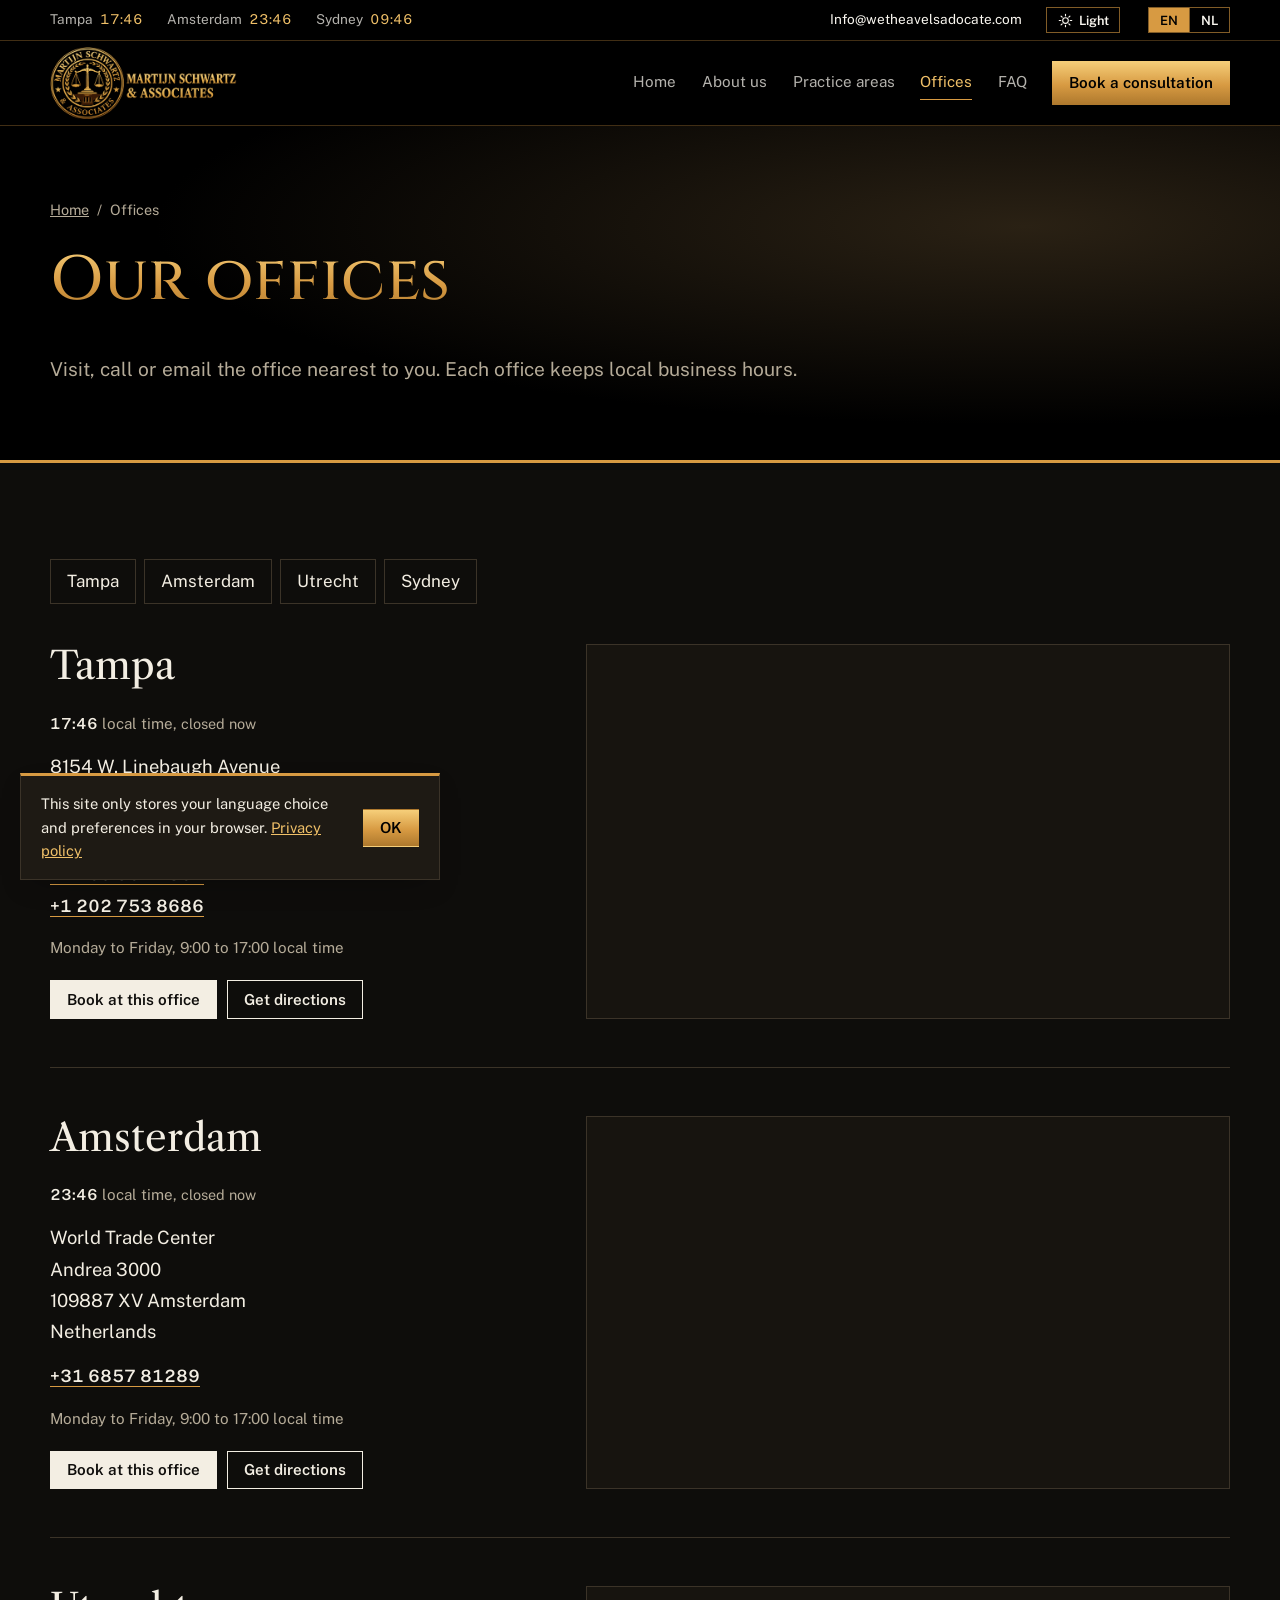
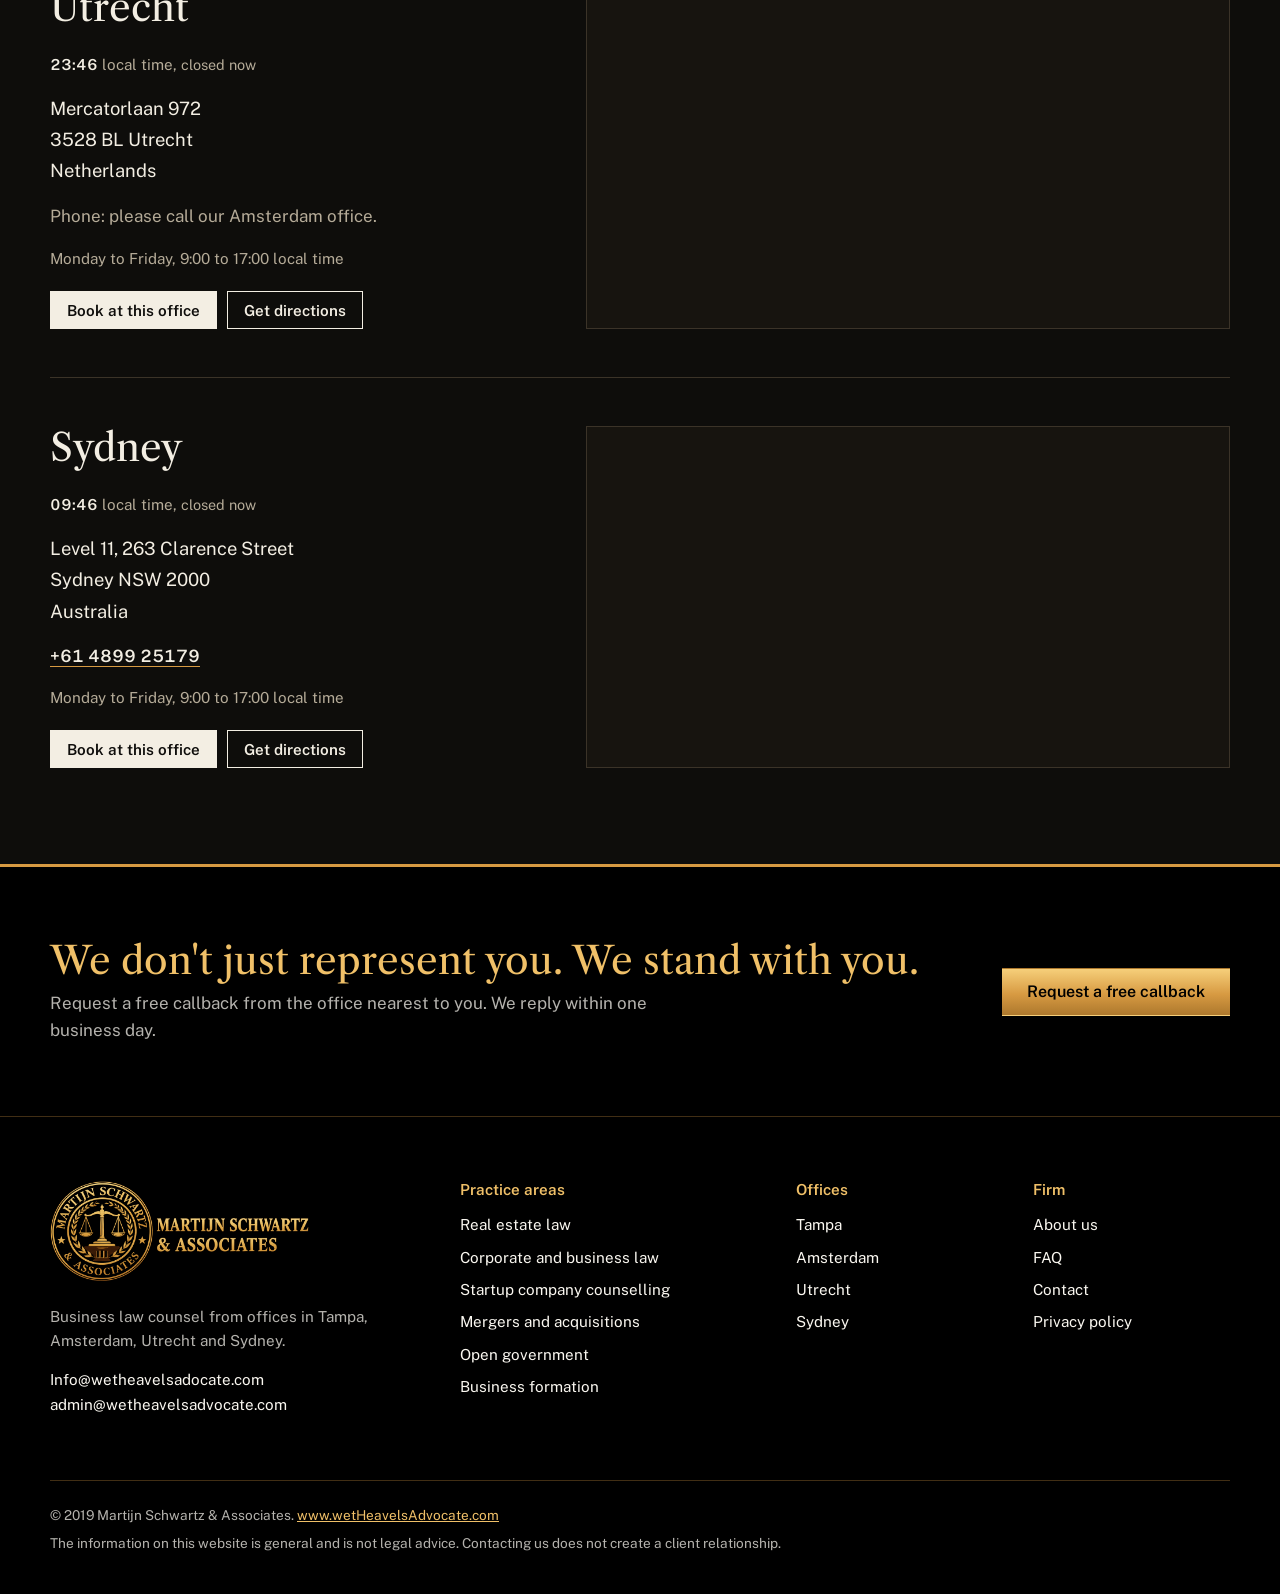
<file: offices.html>
<!DOCTYPE html>
<html lang="en" data-title-en="Offices | Martijn Schwartz &amp; Associates" data-title-nl="Kantoren | Martijn Schwartz &amp; Associates">
<head>
  <meta charset="UTF-8">
  <meta name="viewport" content="width=device-width, initial-scale=1">
  <title>Offices | Martijn Schwartz &amp; Associates</title>
  <meta name="description" content="Offices in Tampa, Amsterdam, Utrecht and Sydney.">
  <link rel="icon" href="favicon.png" type="image/png">
  <link rel="preconnect" href="https://fonts.googleapis.com">
  <link rel="preconnect" href="https://fonts.gstatic.com" crossorigin>
  <link href="https://fonts.googleapis.com/css2?family=Cinzel:wght@500;600&family=Libre+Caslon+Text:ital,wght@0,400;0,700;1,400&family=Public+Sans:wght@400;500;600&display=swap" rel="stylesheet">
  <link rel="stylesheet" href="styles.css">
  <script>try{var th=localStorage.getItem("msa-theme");document.documentElement.setAttribute("data-theme",th==="light"?"light":"dark");}catch(e){document.documentElement.setAttribute("data-theme","dark");}</script>
</head>
<body>
<a class="skip-link" href="#main" data-nl="Naar de inhoud">Skip to content</a>
<div class="topbar">
  <div class="wrap topbar-inner">
    <span class="tb-clock">Tampa <span class="tb-time" data-tz="America/New_York"></span></span>
    <span class="tb-clock">Amsterdam <span class="tb-time" data-tz="Europe/Amsterdam"></span></span>
    <span class="tb-clock">Sydney <span class="tb-time" data-tz="Australia/Sydney"></span></span>
    <a href="mailto:Info@wetheavelsadocate.com" class="tb-mail">Info@wetheavelsadocate.com</a>
    <button type="button" class="theme-toggle" aria-pressed="false" data-nl-aria="Lichte of donkere weergave" aria-label="Light or dark theme">
      <svg class="ic-sun" viewBox="0 0 24 24" aria-hidden="true"><circle cx="12" cy="12" r="4.5"/><path d="M12 2v2.5M12 19.5V22M2 12h2.5M19.5 12H22M4.9 4.9l1.8 1.8M17.3 17.3l1.8 1.8M4.9 19.1l1.8-1.8M17.3 6.7l1.8-1.8"/></svg>
      <svg class="ic-moon" viewBox="0 0 24 24" aria-hidden="true"><path d="M20 14.5A8 8 0 1 1 9.5 4a6.5 6.5 0 0 0 10.5 10.5z"/></svg>
      <span class="theme-label">Light</span>
    </button>
    <div class="lang-switch" role="group" aria-label="Language / Taal">
      <button type="button" data-lang="en" aria-pressed="true" lang="en">EN</button>
      <button type="button" data-lang="nl" aria-pressed="false" lang="nl">NL</button>
    </div>
  </div>
</div>
<header class="site-header">
  <div class="wrap header-inner">
    <a href="index.html" class="brand" aria-label="Martijn Schwartz &amp; Associates, home">
      <img src="logo.png" alt="Martijn Schwartz &amp; Associates" width="900" height="346">
    </a>
    <button class="nav-toggle" aria-expanded="false" aria-controls="site-nav" data-nl="Menu">Menu</button>
    <nav id="site-nav" class="site-nav" aria-label="Main">
      <a href="index.html" data-nl="Home">Home</a><a href="about.html" data-nl="Over ons">About us</a><a href="practice-areas.html" data-nl="Rechtsgebieden">Practice areas</a><a href="offices.html" aria-current="page" data-nl="Kantoren">Offices</a><a href="faq.html" data-nl="Veelgestelde vragen">FAQ</a>
      <a href="contact.html" class="nav-cta" data-nl="Afspraak maken">Book a consultation</a>
    </nav>
  </div>
</header>
<main id="main">
<section class="page-hero">
  <div class="wrap">
    <nav class="crumbs" aria-label="Breadcrumb"><a href="index.html" data-nl="Home">Home</a><span aria-hidden="true">/</span><span aria-current="page" data-nl="Kantoren">Offices</span></nav>
    <h1 data-nl="Onze kantoren">Our offices</h1>
    <p class="hero-lead" data-nl="Bezoek, bel of mail het kantoor bij u in de buurt. Elk kantoor houdt lokale kantooruren aan.">Visit, call or email the office nearest to you. Each office keeps local business hours.</p>
  </div>
</section>

<section class="section">
  <div class="wrap">
    <nav class="office-jump" aria-label="Offices"><a href="#tampa">Tampa</a><a href="#amsterdam">Amsterdam</a><a href="#utrecht">Utrecht</a><a href="#sydney">Sydney</a></nav>
    <div class="office-list"><article class="office-card" id="tampa">
  <div class="office-info">
    <h2>Tampa</h2>
    <p class="office-clock" data-tz="America/New_York"><span class="clock-time-sm">--:--</span> <span data-nl="lokale tijd,">local time,</span> <span class="clock-status"></span></p>
    <address>8154 W. Linebaugh Avenue<br>Tampa, Florida, FL 33752<br><span data-nl="Verenigde Staten">United States</span></address>
    <ul class="office-contacts"><li><a href="tel:+17693627861">+1 769 362 7861</a></li><li><a href="tel:+12027538686">+1 202 753 8686</a></li></ul>
    <p class="office-hours" data-nl="Maandag t/m vrijdag, 9.00 tot 17.00 uur lokale tijd">Monday to Friday, 9:00 to 17:00 local time</p>
    <div class="office-actions">
      <a href="contact.html?office=tampa" class="btn btn-dark btn-small" data-nl="Afspraak bij dit kantoor">Book at this office</a>
      <a href="https://www.google.com/maps/search/?api=1&amp;query=8154+W+Linebaugh+Ave%2C+Tampa%2C+FL" class="btn btn-outline btn-small" target="_blank" rel="noopener" data-nl="Routebeschrijving">Get directions</a>
    </div>
  </div>
  <div class="office-map"><iframe title="Map: Tampa" loading="lazy" referrerpolicy="no-referrer-when-downgrade" src="https://maps.google.com/maps?q=8154+W+Linebaugh+Ave%2C+Tampa%2C+FL&amp;z=15&amp;output=embed"></iframe></div>
</article>
<article class="office-card" id="amsterdam">
  <div class="office-info">
    <h2>Amsterdam</h2>
    <p class="office-clock" data-tz="Europe/Amsterdam"><span class="clock-time-sm">--:--</span> <span data-nl="lokale tijd,">local time,</span> <span class="clock-status"></span></p>
    <address>World Trade Center<br>Andrea 3000<br>109887 XV Amsterdam<br><span data-nl="Nederland">Netherlands</span></address>
    <ul class="office-contacts"><li><a href="tel:+31685781289">+31 6857 81289</a></li></ul>
    <p class="office-hours" data-nl="Maandag t/m vrijdag, 9.00 tot 17.00 uur lokale tijd">Monday to Friday, 9:00 to 17:00 local time</p>
    <div class="office-actions">
      <a href="contact.html?office=amsterdam" class="btn btn-dark btn-small" data-nl="Afspraak bij dit kantoor">Book at this office</a>
      <a href="https://www.google.com/maps/search/?api=1&amp;query=World+Trade+Center+Amsterdam" class="btn btn-outline btn-small" target="_blank" rel="noopener" data-nl="Routebeschrijving">Get directions</a>
    </div>
  </div>
  <div class="office-map"><iframe title="Map: Amsterdam" loading="lazy" referrerpolicy="no-referrer-when-downgrade" src="https://maps.google.com/maps?q=World+Trade+Center+Amsterdam&amp;z=15&amp;output=embed"></iframe></div>
</article>
<article class="office-card" id="utrecht">
  <div class="office-info">
    <h2>Utrecht</h2>
    <p class="office-clock" data-tz="Europe/Amsterdam"><span class="clock-time-sm">--:--</span> <span data-nl="lokale tijd,">local time,</span> <span class="clock-status"></span></p>
    <address>Mercatorlaan 972<br>3528 BL Utrecht<br><span data-nl="Nederland">Netherlands</span></address>
    <p class="muted" data-nl="Telefoon: bel ons kantoor in Amsterdam.">Phone: please call our Amsterdam office.</p>
    <p class="office-hours" data-nl="Maandag t/m vrijdag, 9.00 tot 17.00 uur lokale tijd">Monday to Friday, 9:00 to 17:00 local time</p>
    <div class="office-actions">
      <a href="contact.html?office=utrecht" class="btn btn-dark btn-small" data-nl="Afspraak bij dit kantoor">Book at this office</a>
      <a href="https://www.google.com/maps/search/?api=1&amp;query=Mercatorlaan%2C+3528+BL+Utrecht" class="btn btn-outline btn-small" target="_blank" rel="noopener" data-nl="Routebeschrijving">Get directions</a>
    </div>
  </div>
  <div class="office-map"><iframe title="Map: Utrecht" loading="lazy" referrerpolicy="no-referrer-when-downgrade" src="https://maps.google.com/maps?q=Mercatorlaan%2C+3528+BL+Utrecht&amp;z=15&amp;output=embed"></iframe></div>
</article>
<article class="office-card" id="sydney">
  <div class="office-info">
    <h2>Sydney</h2>
    <p class="office-clock" data-tz="Australia/Sydney"><span class="clock-time-sm">--:--</span> <span data-nl="lokale tijd,">local time,</span> <span class="clock-status"></span></p>
    <address>Level 11, 263 Clarence Street<br>Sydney NSW 2000<br><span data-nl="Australië">Australia</span></address>
    <ul class="office-contacts"><li><a href="tel:+61489925179">+61 4899 25179</a></li></ul>
    <p class="office-hours" data-nl="Maandag t/m vrijdag, 9.00 tot 17.00 uur lokale tijd">Monday to Friday, 9:00 to 17:00 local time</p>
    <div class="office-actions">
      <a href="contact.html?office=sydney" class="btn btn-dark btn-small" data-nl="Afspraak bij dit kantoor">Book at this office</a>
      <a href="https://www.google.com/maps/search/?api=1&amp;query=263+Clarence+St%2C+Sydney+NSW+2000" class="btn btn-outline btn-small" target="_blank" rel="noopener" data-nl="Routebeschrijving">Get directions</a>
    </div>
  </div>
  <div class="office-map"><iframe title="Map: Sydney" loading="lazy" referrerpolicy="no-referrer-when-downgrade" src="https://maps.google.com/maps?q=263+Clarence+St%2C+Sydney+NSW+2000&amp;z=15&amp;output=embed"></iframe></div>
</article>
</div>
  </div>
</section>
<section class="cta-band">
  <div class="wrap cta-inner">
    <div>
      <h2 data-nl="Wij vertegenwoordigen u niet alleen. Wij staan naast u.">We don't just represent you. We stand with you.</h2>
      <p data-nl="Vraag een gratis terugbelverzoek aan bij het kantoor bij u in de buurt. Wij reageren binnen één werkdag.">Request a free callback from the office nearest to you. We reply within one business day.</p>
    </div>
    <a href="contact.html" class="btn btn-gold" data-nl="Gratis terugbelverzoek">Request a free callback</a>
  </div>
</section>
</main>
<footer class="site-footer">
  <div class="wrap footer-grid">
    <div class="footer-brand">
      <a href="index.html"><img src="logo.png" alt="Martijn Schwartz &amp; Associates" width="900" height="346" loading="lazy"></a>
      <p data-nl="Juridisch advies voor ondernemers vanuit kantoren in Tampa, Amsterdam, Utrecht en Sydney.">Business law counsel from offices in Tampa, Amsterdam, Utrecht and Sydney.</p>
      <p><a href="mailto:Info@wetheavelsadocate.com">Info@wetheavelsadocate.com</a><br><a href="mailto:admin@wetheavelsadvocate.com">admin@wetheavelsadvocate.com</a></p>
    </div>
    <div>
      <h2 class="footer-h" data-nl="Rechtsgebieden">Practice areas</h2>
      <ul><li><a href="real-estate.html" data-nl="Vastgoedrecht">Real estate law</a></li><li><a href="corporate-business.html" data-nl="Ondernemingsrecht">Corporate and business law</a></li><li><a href="startup-counseling.html" data-nl="Advies voor startups">Startup company counselling</a></li><li><a href="mergers-acquisitions.html" data-nl="Fusies en overnames">Mergers and acquisitions</a></li><li><a href="open-government.html" data-nl="Openbaarheid van bestuur">Open government</a></li><li><a href="business-formation.html" data-nl="Oprichting van ondernemingen">Business formation</a></li></ul>
    </div>
    <div>
      <h2 class="footer-h" data-nl="Kantoren">Offices</h2>
      <ul><li><a href="offices.html#tampa">Tampa</a></li><li><a href="offices.html#amsterdam">Amsterdam</a></li><li><a href="offices.html#utrecht">Utrecht</a></li><li><a href="offices.html#sydney">Sydney</a></li></ul>
    </div>
    <div>
      <h2 class="footer-h" data-nl="Kantoor">Firm</h2>
      <ul>
        <li><a href="about.html" data-nl="Over ons">About us</a></li>
        <li><a href="faq.html" data-nl="Veelgestelde vragen">FAQ</a></li>
        <li><a href="contact.html" data-nl="Contact">Contact</a></li>
        <li><a href="privacy.html" data-nl="Privacybeleid">Privacy policy</a></li>
      </ul>
    </div>
  </div>
  <div class="wrap footer-base">
    <p>&copy; 2019 Martijn Schwartz &amp; Associates. <a href="https://www.wetHeavelsAdvocate.com">www.wetHeavelsAdvocate.com</a></p>
    <p data-nl="De informatie op deze website is algemeen van aard en geen juridisch advies. Contact met ons opnemen schept nog geen cliëntrelatie.">The information on this website is general and is not legal advice. Contacting us does not create a client relationship.</p>
  </div>
</footer>
<button class="to-top" aria-label="Back to top" data-nl-aria="Terug naar boven" hidden>&uarr;</button>
<div class="cookie" role="region" aria-label="Cookie notice" hidden>
  <p><span data-nl="Deze site bewaart alleen uw taalkeuze en voorkeuren in uw browser.">This site only stores your language choice and preferences in your browser.</span> <a href="privacy.html" data-nl="Privacybeleid">Privacy policy</a></p>
  <button class="btn btn-gold btn-small" data-cookie-ok>OK</button>
</div>
<script src="script.js"></script>
</body>
</html>
</file>
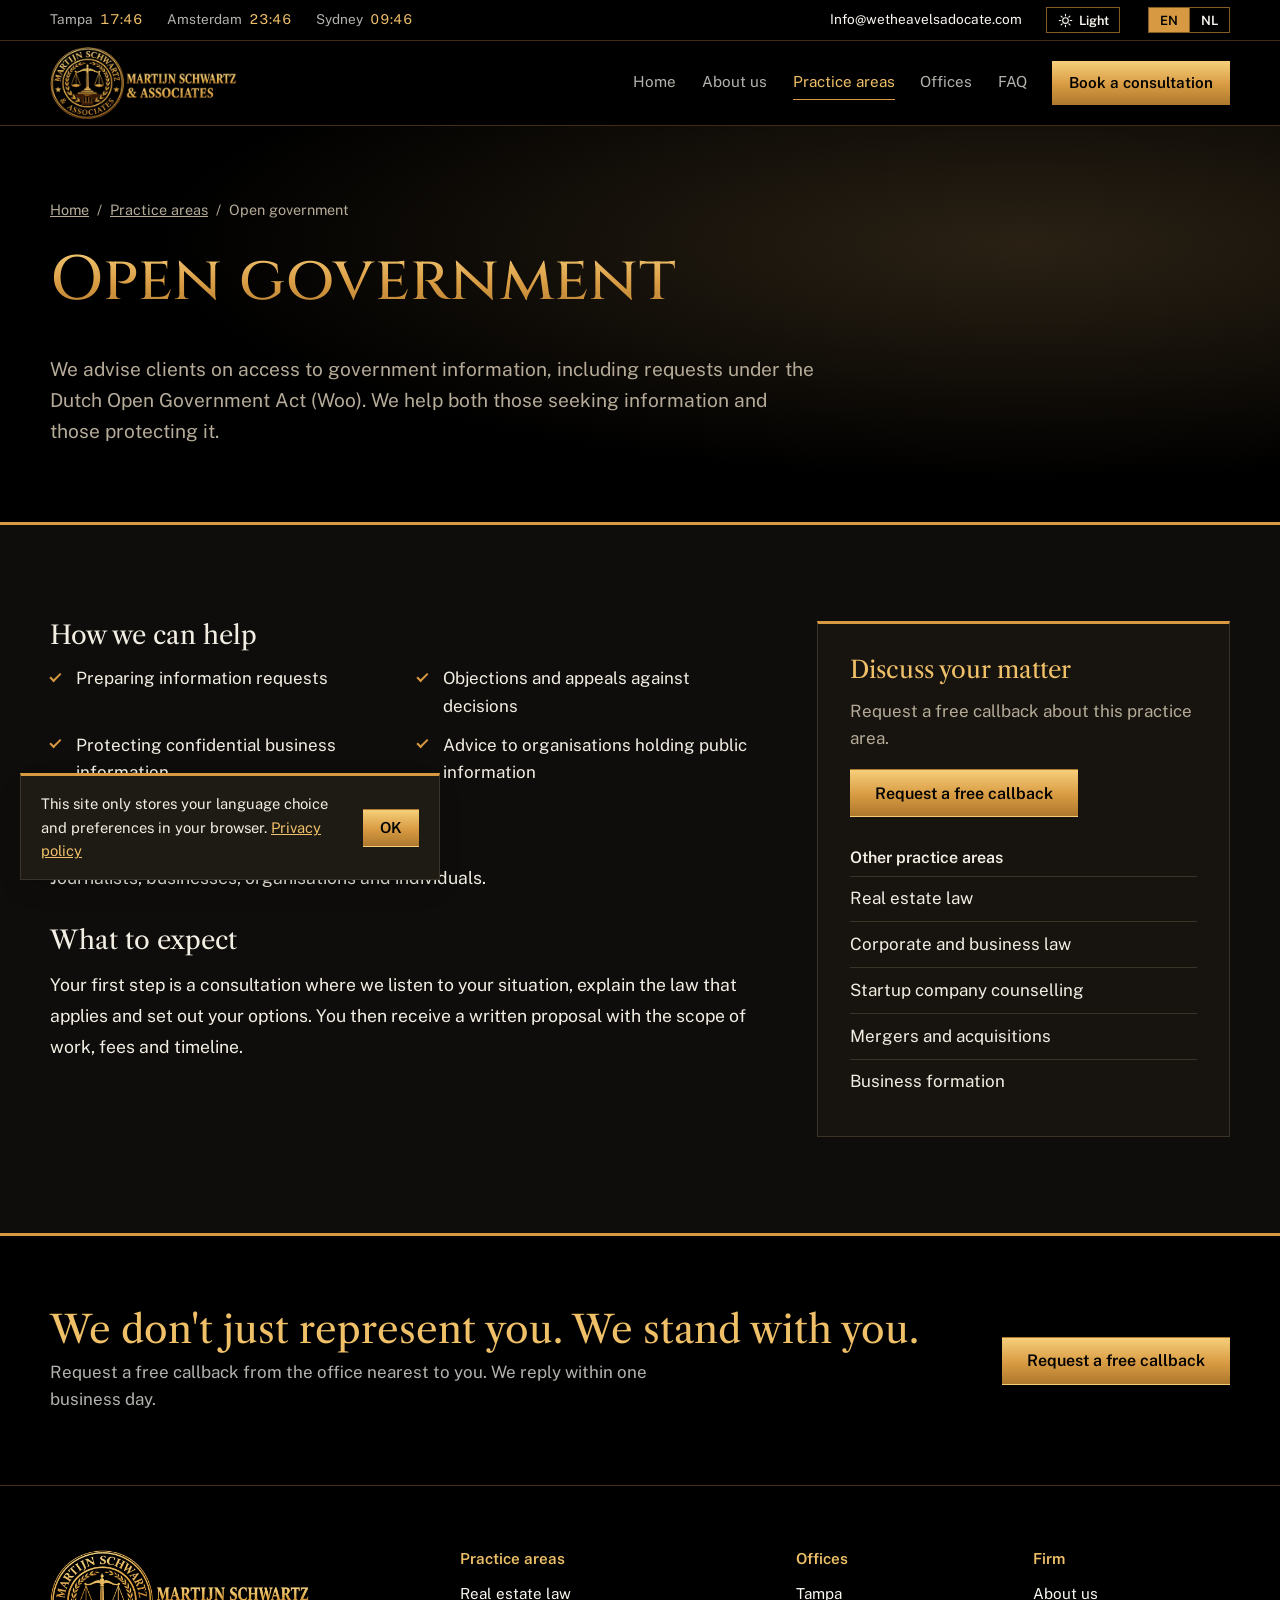
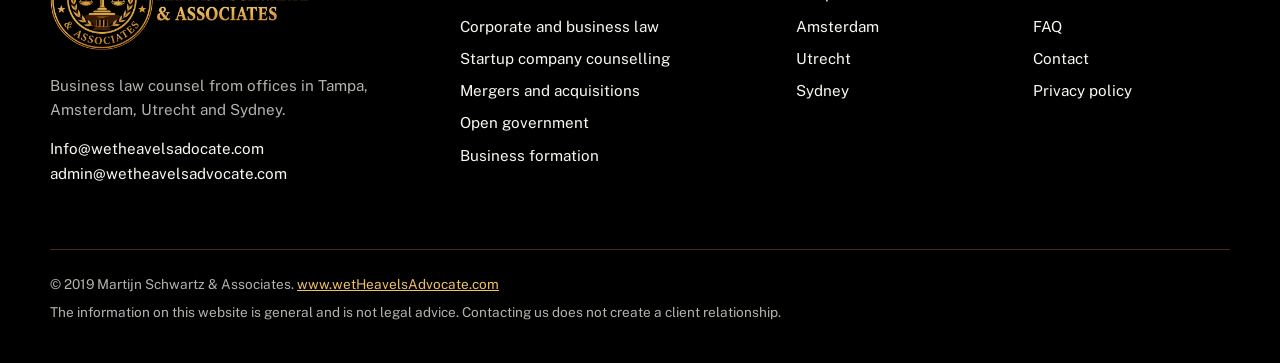
<file: open-government.html>
<!DOCTYPE html>
<html lang="en" data-title-en="Open government | Martijn Schwartz &amp; Associates" data-title-nl="Openbaarheid van bestuur | Martijn Schwartz &amp; Associates">
<head>
  <meta charset="UTF-8">
  <meta name="viewport" content="width=device-width, initial-scale=1">
  <title>Open government | Martijn Schwartz &amp; Associates</title>
  <meta name="description" content="Help with requesting government information, or protecting information held by government bodies.">
  <link rel="icon" href="favicon.png" type="image/png">
  <link rel="preconnect" href="https://fonts.googleapis.com">
  <link rel="preconnect" href="https://fonts.gstatic.com" crossorigin>
  <link href="https://fonts.googleapis.com/css2?family=Cinzel:wght@500;600&family=Libre+Caslon+Text:ital,wght@0,400;0,700;1,400&family=Public+Sans:wght@400;500;600&display=swap" rel="stylesheet">
  <link rel="stylesheet" href="styles.css">
  <script>try{var th=localStorage.getItem("msa-theme");document.documentElement.setAttribute("data-theme",th==="light"?"light":"dark");}catch(e){document.documentElement.setAttribute("data-theme","dark");}</script>
</head>
<body>
<a class="skip-link" href="#main" data-nl="Naar de inhoud">Skip to content</a>
<div class="topbar">
  <div class="wrap topbar-inner">
    <span class="tb-clock">Tampa <span class="tb-time" data-tz="America/New_York"></span></span>
    <span class="tb-clock">Amsterdam <span class="tb-time" data-tz="Europe/Amsterdam"></span></span>
    <span class="tb-clock">Sydney <span class="tb-time" data-tz="Australia/Sydney"></span></span>
    <a href="mailto:Info@wetheavelsadocate.com" class="tb-mail">Info@wetheavelsadocate.com</a>
    <button type="button" class="theme-toggle" aria-pressed="false" data-nl-aria="Lichte of donkere weergave" aria-label="Light or dark theme">
      <svg class="ic-sun" viewBox="0 0 24 24" aria-hidden="true"><circle cx="12" cy="12" r="4.5"/><path d="M12 2v2.5M12 19.5V22M2 12h2.5M19.5 12H22M4.9 4.9l1.8 1.8M17.3 17.3l1.8 1.8M4.9 19.1l1.8-1.8M17.3 6.7l1.8-1.8"/></svg>
      <svg class="ic-moon" viewBox="0 0 24 24" aria-hidden="true"><path d="M20 14.5A8 8 0 1 1 9.5 4a6.5 6.5 0 0 0 10.5 10.5z"/></svg>
      <span class="theme-label">Light</span>
    </button>
    <div class="lang-switch" role="group" aria-label="Language / Taal">
      <button type="button" data-lang="en" aria-pressed="true" lang="en">EN</button>
      <button type="button" data-lang="nl" aria-pressed="false" lang="nl">NL</button>
    </div>
  </div>
</div>
<header class="site-header">
  <div class="wrap header-inner">
    <a href="index.html" class="brand" aria-label="Martijn Schwartz &amp; Associates, home">
      <img src="logo.png" alt="Martijn Schwartz &amp; Associates" width="900" height="346">
    </a>
    <button class="nav-toggle" aria-expanded="false" aria-controls="site-nav" data-nl="Menu">Menu</button>
    <nav id="site-nav" class="site-nav" aria-label="Main">
      <a href="index.html" data-nl="Home">Home</a><a href="about.html" data-nl="Over ons">About us</a><a href="practice-areas.html" aria-current="page" data-nl="Rechtsgebieden">Practice areas</a><a href="offices.html" data-nl="Kantoren">Offices</a><a href="faq.html" data-nl="Veelgestelde vragen">FAQ</a>
      <a href="contact.html" class="nav-cta" data-nl="Afspraak maken">Book a consultation</a>
    </nav>
  </div>
</header>
<main id="main">
<section class="page-hero">
  <div class="wrap">
    <nav class="crumbs" aria-label="Breadcrumb"><a href="index.html" data-nl="Home">Home</a><span aria-hidden="true">/</span><a href="practice-areas.html" data-nl="Rechtsgebieden">Practice areas</a><span aria-hidden="true">/</span><span aria-current="page" data-nl="Openbaarheid van bestuur">Open government</span></nav>
    <h1 data-nl="Openbaarheid van bestuur">Open government</h1>
    <p class="hero-lead" data-nl="Wij adviseren cliënten over toegang tot overheidsinformatie, waaronder verzoeken op grond van de Wet open overheid (Woo). Wij helpen zowel wie informatie zoekt als wie informatie wil beschermen.">We advise clients on access to government information, including requests under the Dutch Open Government Act (Woo). We help both those seeking information and those protecting it.</p>
  </div>
</section>

<section class="section">
  <div class="wrap detail-grid">
    <div class="prose">
      <h2 data-nl="Waarmee wij helpen">How we can help</h2>
      <ul class="check-list"><li><span data-nl="Opstellen van informatieverzoeken">Preparing information requests</span></li><li><span data-nl="Bezwaar en beroep tegen besluiten">Objections and appeals against decisions</span></li><li><span data-nl="Bescherming van vertrouwelijke bedrijfsinformatie">Protecting confidential business information</span></li><li><span data-nl="Advies aan organisaties die publieke informatie beheren">Advice to organisations holding public information</span></li></ul>
      <h2 data-nl="Voor wie wij werken">Who we act for</h2>
      <p data-nl="Journalisten, bedrijven, organisaties en particulieren.">Journalists, businesses, organisations and individuals.</p>
      <h2 data-nl="Wat u kunt verwachten">What to expect</h2>
      <p data-nl="De eerste stap is een kennismakingsgesprek waarin wij naar uw situatie luisteren, de toepasselijke regels uitleggen en uw mogelijkheden schetsen. Daarna ontvangt u een schriftelijk voorstel met de werkzaamheden, het honorarium en de planning.">Your first step is a consultation where we listen to your situation, explain the law that applies and set out your options. You then receive a written proposal with the scope of work, fees and timeline.</p>
    </div>
    <aside class="side-card">
      <h2 data-nl="Bespreek uw zaak">Discuss your matter</h2>
      <p data-nl="Vraag een gratis terugbelverzoek aan over dit rechtsgebied.">Request a free callback about this practice area.</p>
      <a href="contact.html?area=open-government" class="btn btn-gold" data-nl="Gratis terugbelverzoek">Request a free callback</a>
      <h3 data-nl="Andere rechtsgebieden">Other practice areas</h3>
      <ul class="side-links"><li><a href="real-estate.html" data-nl="Vastgoedrecht">Real estate law</a></li><li><a href="corporate-business.html" data-nl="Ondernemingsrecht">Corporate and business law</a></li><li><a href="startup-counseling.html" data-nl="Advies voor startups">Startup company counselling</a></li><li><a href="mergers-acquisitions.html" data-nl="Fusies en overnames">Mergers and acquisitions</a></li><li><a href="business-formation.html" data-nl="Oprichting van ondernemingen">Business formation</a></li></ul>
    </aside>
  </div>
</section>
<section class="cta-band">
  <div class="wrap cta-inner">
    <div>
      <h2 data-nl="Wij vertegenwoordigen u niet alleen. Wij staan naast u.">We don't just represent you. We stand with you.</h2>
      <p data-nl="Vraag een gratis terugbelverzoek aan bij het kantoor bij u in de buurt. Wij reageren binnen één werkdag.">Request a free callback from the office nearest to you. We reply within one business day.</p>
    </div>
    <a href="contact.html" class="btn btn-gold" data-nl="Gratis terugbelverzoek">Request a free callback</a>
  </div>
</section>
</main>
<footer class="site-footer">
  <div class="wrap footer-grid">
    <div class="footer-brand">
      <a href="index.html"><img src="logo.png" alt="Martijn Schwartz &amp; Associates" width="900" height="346" loading="lazy"></a>
      <p data-nl="Juridisch advies voor ondernemers vanuit kantoren in Tampa, Amsterdam, Utrecht en Sydney.">Business law counsel from offices in Tampa, Amsterdam, Utrecht and Sydney.</p>
      <p><a href="mailto:Info@wetheavelsadocate.com">Info@wetheavelsadocate.com</a><br><a href="mailto:admin@wetheavelsadvocate.com">admin@wetheavelsadvocate.com</a></p>
    </div>
    <div>
      <h2 class="footer-h" data-nl="Rechtsgebieden">Practice areas</h2>
      <ul><li><a href="real-estate.html" data-nl="Vastgoedrecht">Real estate law</a></li><li><a href="corporate-business.html" data-nl="Ondernemingsrecht">Corporate and business law</a></li><li><a href="startup-counseling.html" data-nl="Advies voor startups">Startup company counselling</a></li><li><a href="mergers-acquisitions.html" data-nl="Fusies en overnames">Mergers and acquisitions</a></li><li><a href="open-government.html" data-nl="Openbaarheid van bestuur">Open government</a></li><li><a href="business-formation.html" data-nl="Oprichting van ondernemingen">Business formation</a></li></ul>
    </div>
    <div>
      <h2 class="footer-h" data-nl="Kantoren">Offices</h2>
      <ul><li><a href="offices.html#tampa">Tampa</a></li><li><a href="offices.html#amsterdam">Amsterdam</a></li><li><a href="offices.html#utrecht">Utrecht</a></li><li><a href="offices.html#sydney">Sydney</a></li></ul>
    </div>
    <div>
      <h2 class="footer-h" data-nl="Kantoor">Firm</h2>
      <ul>
        <li><a href="about.html" data-nl="Over ons">About us</a></li>
        <li><a href="faq.html" data-nl="Veelgestelde vragen">FAQ</a></li>
        <li><a href="contact.html" data-nl="Contact">Contact</a></li>
        <li><a href="privacy.html" data-nl="Privacybeleid">Privacy policy</a></li>
      </ul>
    </div>
  </div>
  <div class="wrap footer-base">
    <p>&copy; 2019 Martijn Schwartz &amp; Associates. <a href="https://www.wetHeavelsAdvocate.com">www.wetHeavelsAdvocate.com</a></p>
    <p data-nl="De informatie op deze website is algemeen van aard en geen juridisch advies. Contact met ons opnemen schept nog geen cliëntrelatie.">The information on this website is general and is not legal advice. Contacting us does not create a client relationship.</p>
  </div>
</footer>
<button class="to-top" aria-label="Back to top" data-nl-aria="Terug naar boven" hidden>&uarr;</button>
<div class="cookie" role="region" aria-label="Cookie notice" hidden>
  <p><span data-nl="Deze site bewaart alleen uw taalkeuze en voorkeuren in uw browser.">This site only stores your language choice and preferences in your browser.</span> <a href="privacy.html" data-nl="Privacybeleid">Privacy policy</a></p>
  <button class="btn btn-gold btn-small" data-cookie-ok>OK</button>
</div>
<script src="script.js"></script>
</body>
</html>
</file>
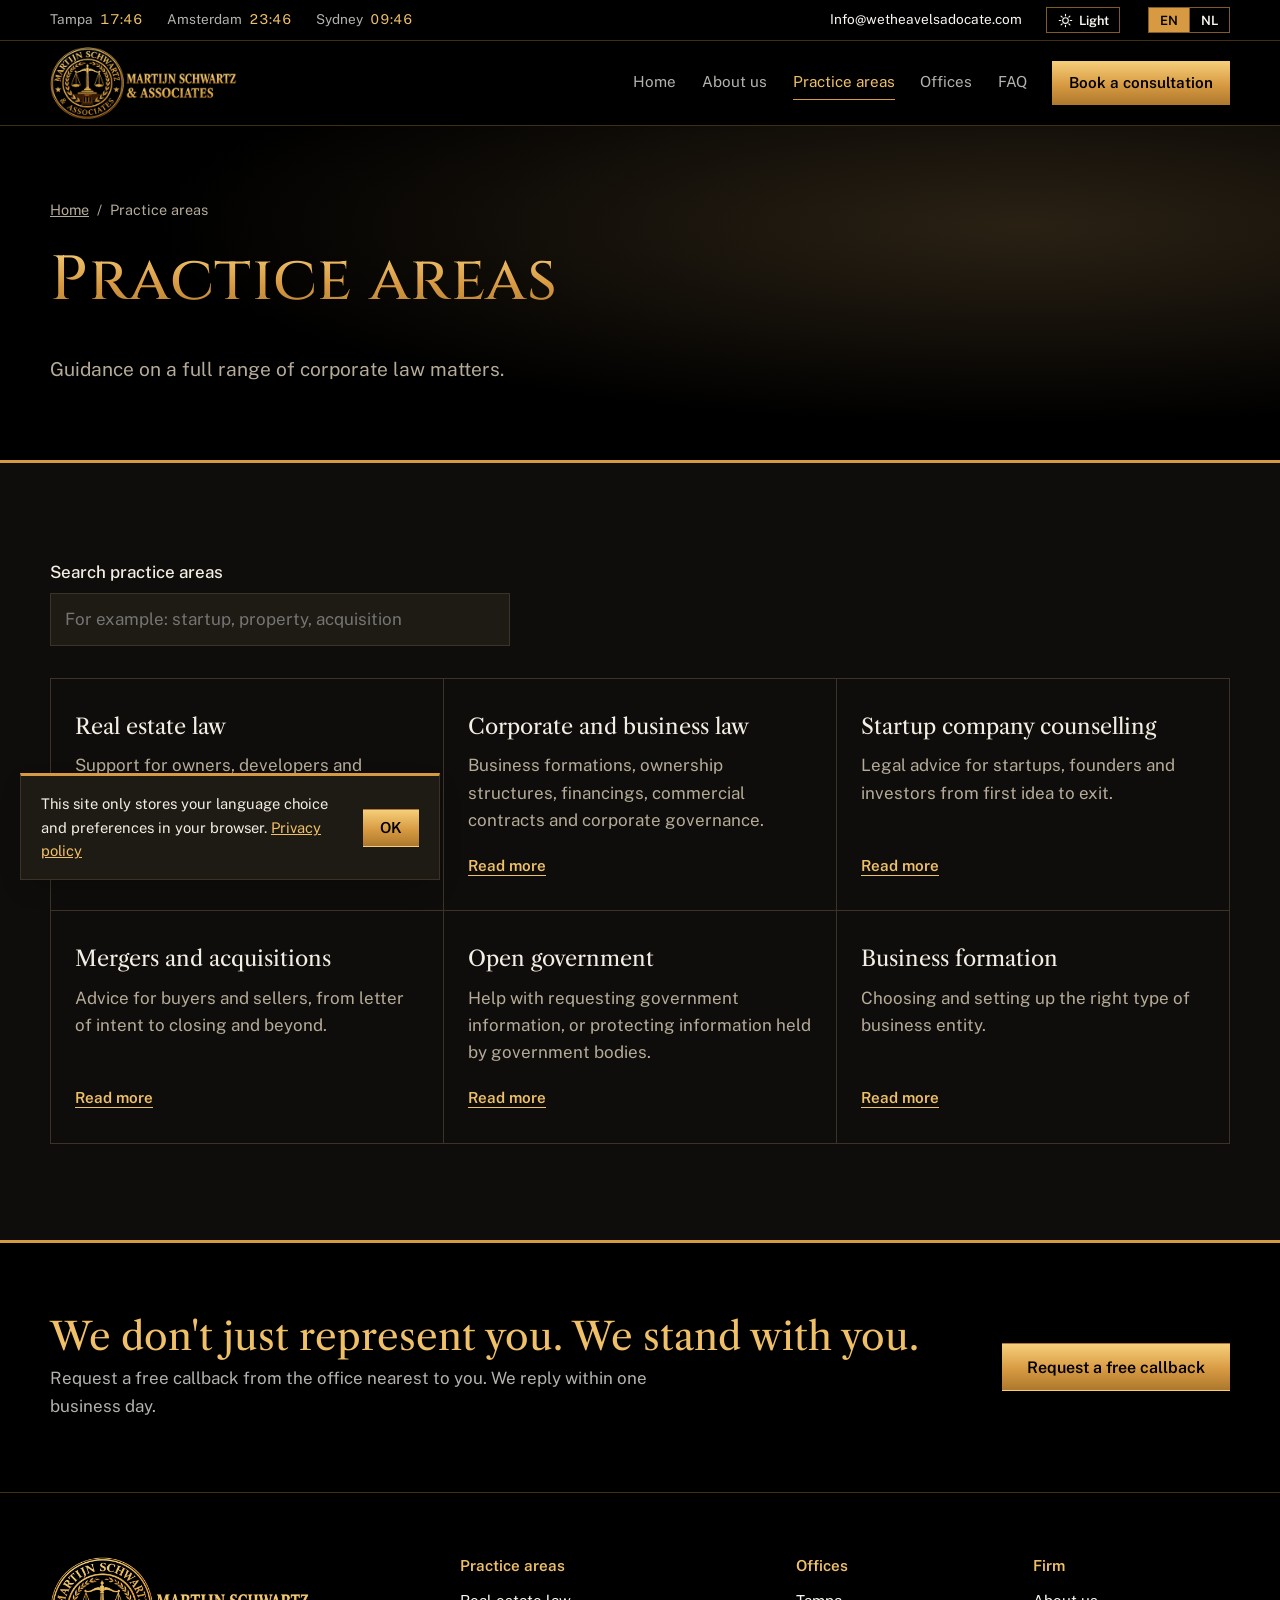
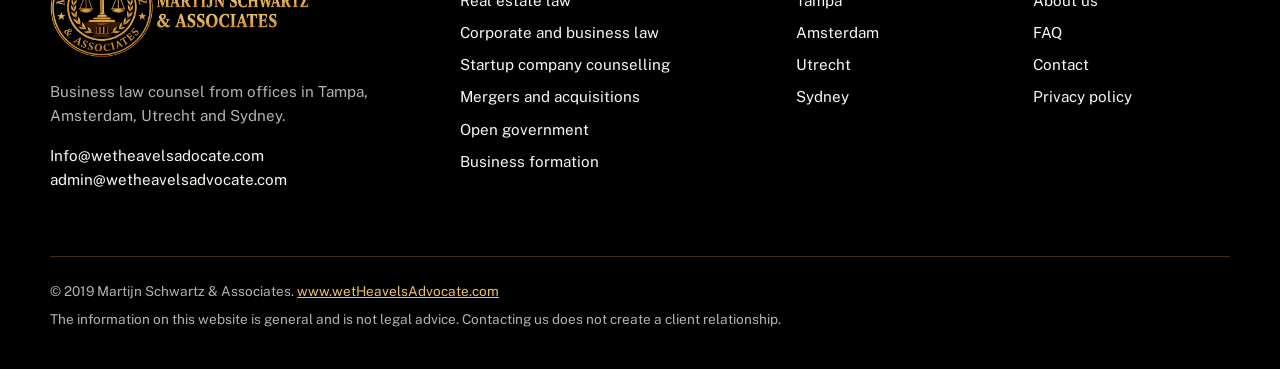
<file: practice-areas.html>
<!DOCTYPE html>
<html lang="en" data-title-en="Practice areas | Martijn Schwartz &amp; Associates" data-title-nl="Rechtsgebieden | Martijn Schwartz &amp; Associates">
<head>
  <meta charset="UTF-8">
  <meta name="viewport" content="width=device-width, initial-scale=1">
  <title>Practice areas | Martijn Schwartz &amp; Associates</title>
  <meta name="description" content="Real estate, corporate, startups, M&amp;A, open government and business formation.">
  <link rel="icon" href="favicon.png" type="image/png">
  <link rel="preconnect" href="https://fonts.googleapis.com">
  <link rel="preconnect" href="https://fonts.gstatic.com" crossorigin>
  <link href="https://fonts.googleapis.com/css2?family=Cinzel:wght@500;600&family=Libre+Caslon+Text:ital,wght@0,400;0,700;1,400&family=Public+Sans:wght@400;500;600&display=swap" rel="stylesheet">
  <link rel="stylesheet" href="styles.css">
  <script>try{var th=localStorage.getItem("msa-theme");document.documentElement.setAttribute("data-theme",th==="light"?"light":"dark");}catch(e){document.documentElement.setAttribute("data-theme","dark");}</script>
</head>
<body>
<a class="skip-link" href="#main" data-nl="Naar de inhoud">Skip to content</a>
<div class="topbar">
  <div class="wrap topbar-inner">
    <span class="tb-clock">Tampa <span class="tb-time" data-tz="America/New_York"></span></span>
    <span class="tb-clock">Amsterdam <span class="tb-time" data-tz="Europe/Amsterdam"></span></span>
    <span class="tb-clock">Sydney <span class="tb-time" data-tz="Australia/Sydney"></span></span>
    <a href="mailto:Info@wetheavelsadocate.com" class="tb-mail">Info@wetheavelsadocate.com</a>
    <button type="button" class="theme-toggle" aria-pressed="false" data-nl-aria="Lichte of donkere weergave" aria-label="Light or dark theme">
      <svg class="ic-sun" viewBox="0 0 24 24" aria-hidden="true"><circle cx="12" cy="12" r="4.5"/><path d="M12 2v2.5M12 19.5V22M2 12h2.5M19.5 12H22M4.9 4.9l1.8 1.8M17.3 17.3l1.8 1.8M4.9 19.1l1.8-1.8M17.3 6.7l1.8-1.8"/></svg>
      <svg class="ic-moon" viewBox="0 0 24 24" aria-hidden="true"><path d="M20 14.5A8 8 0 1 1 9.5 4a6.5 6.5 0 0 0 10.5 10.5z"/></svg>
      <span class="theme-label">Light</span>
    </button>
    <div class="lang-switch" role="group" aria-label="Language / Taal">
      <button type="button" data-lang="en" aria-pressed="true" lang="en">EN</button>
      <button type="button" data-lang="nl" aria-pressed="false" lang="nl">NL</button>
    </div>
  </div>
</div>
<header class="site-header">
  <div class="wrap header-inner">
    <a href="index.html" class="brand" aria-label="Martijn Schwartz &amp; Associates, home">
      <img src="logo.png" alt="Martijn Schwartz &amp; Associates" width="900" height="346">
    </a>
    <button class="nav-toggle" aria-expanded="false" aria-controls="site-nav" data-nl="Menu">Menu</button>
    <nav id="site-nav" class="site-nav" aria-label="Main">
      <a href="index.html" data-nl="Home">Home</a><a href="about.html" data-nl="Over ons">About us</a><a href="practice-areas.html" aria-current="page" data-nl="Rechtsgebieden">Practice areas</a><a href="offices.html" data-nl="Kantoren">Offices</a><a href="faq.html" data-nl="Veelgestelde vragen">FAQ</a>
      <a href="contact.html" class="nav-cta" data-nl="Afspraak maken">Book a consultation</a>
    </nav>
  </div>
</header>
<main id="main">
<section class="page-hero">
  <div class="wrap">
    <nav class="crumbs" aria-label="Breadcrumb"><a href="index.html" data-nl="Home">Home</a><span aria-hidden="true">/</span><span aria-current="page" data-nl="Rechtsgebieden">Practice areas</span></nav>
    <h1 data-nl="Rechtsgebieden">Practice areas</h1>
    <p class="hero-lead" data-nl="Advies over het volledige spectrum van het ondernemingsrecht.">Guidance on a full range of corporate law matters.</p>
  </div>
</section>

<section class="section">
  <div class="wrap">
    <div class="filter">
      <label for="pa-filter" data-nl="Zoek een rechtsgebied">Search practice areas</label>
      <input id="pa-filter" type="search" placeholder="For example: startup, property, acquisition" data-nl-ph="Bijvoorbeeld: startup, vastgoed, overname">
    </div>
    <ul class="pa-grid" id="pa-list"><li data-search="real estate law vastgoedrecht support for owners, developers and investors through every stage of a property transaction. ondersteuning voor eigenaren, ontwikkelaars en beleggers in elke fase van een vastgoedtransactie. acquisitions and sales aan- en verkoop financing documentation financieringsdocumentatie title review onderzoek naar eigendom en titel zoning and planning compliance bestemmingsplannen en ruimtelijke regelgeving contract negotiation onderhandelen over contracten commercial and residential leases huurovereenkomsten voor woon- en bedrijfsruimte"><a href="real-estate.html"><span class="pa-name" data-nl="Vastgoedrecht">Real estate law</span><span class="pa-desc" data-nl="Ondersteuning voor eigenaren, ontwikkelaars en beleggers in elke fase van een vastgoedtransactie.">Support for owners, developers and investors through every stage of a property transaction.</span><span class="pa-more" data-nl="Lees meer">Read more</span></a></li><li data-search="corporate and business law ondernemingsrecht business formations, ownership structures, financings, commercial contracts and corporate governance. oprichtingen, eigendomsstructuren, financieringen, commerciële contracten en corporate governance. ownership and shareholder structures eigendoms- en aandeelhoudersstructuren equity and debt financings financiering met eigen en vreemd vermogen commercial contracts commerciële contracten corporate governance corporate governance joint ventures and strategic partnerships joint ventures en strategische samenwerkingen public company disclosure requirements openbaarmakingsverplichtingen voor beursgenoteerde ondernemingen"><a href="corporate-business.html"><span class="pa-name" data-nl="Ondernemingsrecht">Corporate and business law</span><span class="pa-desc" data-nl="Oprichtingen, eigendomsstructuren, financieringen, commerciële contracten en corporate governance.">Business formations, ownership structures, financings, commercial contracts and corporate governance.</span><span class="pa-more" data-nl="Lees meer">Read more</span></a></li><li data-search="startup company counselling advies voor startups legal advice for startups, founders and investors from first idea to exit. juridisch advies voor startups, oprichters en investeerders, van eerste idee tot exit. entity structuring keuze en inrichting van de rechtsvorm fundraising transactions financieringsrondes intellectual property licences and assignments licenties en overdracht van intellectueel eigendom founder and shareholder agreements oprichters- en aandeelhoudersovereenkomsten employee equity plans participatieregelingen voor medewerkers ongoing business advice doorlopend zakelijk advies"><a href="startup-counseling.html"><span class="pa-name" data-nl="Advies voor startups">Startup company counselling</span><span class="pa-desc" data-nl="Juridisch advies voor startups, oprichters en investeerders, van eerste idee tot exit.">Legal advice for startups, founders and investors from first idea to exit.</span><span class="pa-more" data-nl="Lees meer">Read more</span></a></li><li data-search="mergers and acquisitions fusies en overnames advice for buyers and sellers, from letter of intent to closing and beyond. advies voor kopers en verkopers, van intentieverklaring tot closing en daarna. competitive bidding processes biedingsprocessen letters of intent intentieverklaringen due diligence due diligence negotiating and drafting the definitive agreements onderhandelen over en opstellen van de definitieve overeenkomsten post-closing matters zaken na de closing"><a href="mergers-acquisitions.html"><span class="pa-name" data-nl="Fusies en overnames">Mergers and acquisitions</span><span class="pa-desc" data-nl="Advies voor kopers en verkopers, van intentieverklaring tot closing en daarna.">Advice for buyers and sellers, from letter of intent to closing and beyond.</span><span class="pa-more" data-nl="Lees meer">Read more</span></a></li><li data-search="open government openbaarheid van bestuur help with requesting government information, or protecting information held by government bodies. hulp bij het opvragen van overheidsinformatie, of bij het beschermen van informatie die bij de overheid berust. preparing information requests opstellen van informatieverzoeken objections and appeals against decisions bezwaar en beroep tegen besluiten protecting confidential business information bescherming van vertrouwelijke bedrijfsinformatie advice to organisations holding public information advies aan organisaties die publieke informatie beheren"><a href="open-government.html"><span class="pa-name" data-nl="Openbaarheid van bestuur">Open government</span><span class="pa-desc" data-nl="Hulp bij het opvragen van overheidsinformatie, of bij het beschermen van informatie die bij de overheid berust.">Help with requesting government information, or protecting information held by government bodies.</span><span class="pa-more" data-nl="Lees meer">Read more</span></a></li><li data-search="business formation oprichting van ondernemingen choosing and setting up the right type of business entity. het kiezen en oprichten van de juiste rechtsvorm. choice of entity keuze van de rechtsvorm incorporation and registration oprichting en inschrijving articles of association and bylaws statuten en reglementen shareholder agreements aandeelhoudersovereenkomsten setting up in the us, the netherlands or australia vestiging in de vs, nederland of australië"><a href="business-formation.html"><span class="pa-name" data-nl="Oprichting van ondernemingen">Business formation</span><span class="pa-desc" data-nl="Het kiezen en oprichten van de juiste rechtsvorm.">Choosing and setting up the right type of business entity.</span><span class="pa-more" data-nl="Lees meer">Read more</span></a></li></ul>
    <p class="empty" id="pa-empty" hidden><span data-nl="Geen rechtsgebied gevonden voor deze zoekopdracht.">No practice area matches that search.</span> <a href="contact.html" data-nl="Beschrijf uw zaak">Describe your matter to us</a></p>
  </div>
</section>
<section class="cta-band">
  <div class="wrap cta-inner">
    <div>
      <h2 data-nl="Wij vertegenwoordigen u niet alleen. Wij staan naast u.">We don't just represent you. We stand with you.</h2>
      <p data-nl="Vraag een gratis terugbelverzoek aan bij het kantoor bij u in de buurt. Wij reageren binnen één werkdag.">Request a free callback from the office nearest to you. We reply within one business day.</p>
    </div>
    <a href="contact.html" class="btn btn-gold" data-nl="Gratis terugbelverzoek">Request a free callback</a>
  </div>
</section>
</main>
<footer class="site-footer">
  <div class="wrap footer-grid">
    <div class="footer-brand">
      <a href="index.html"><img src="logo.png" alt="Martijn Schwartz &amp; Associates" width="900" height="346" loading="lazy"></a>
      <p data-nl="Juridisch advies voor ondernemers vanuit kantoren in Tampa, Amsterdam, Utrecht en Sydney.">Business law counsel from offices in Tampa, Amsterdam, Utrecht and Sydney.</p>
      <p><a href="mailto:Info@wetheavelsadocate.com">Info@wetheavelsadocate.com</a><br><a href="mailto:admin@wetheavelsadvocate.com">admin@wetheavelsadvocate.com</a></p>
    </div>
    <div>
      <h2 class="footer-h" data-nl="Rechtsgebieden">Practice areas</h2>
      <ul><li><a href="real-estate.html" data-nl="Vastgoedrecht">Real estate law</a></li><li><a href="corporate-business.html" data-nl="Ondernemingsrecht">Corporate and business law</a></li><li><a href="startup-counseling.html" data-nl="Advies voor startups">Startup company counselling</a></li><li><a href="mergers-acquisitions.html" data-nl="Fusies en overnames">Mergers and acquisitions</a></li><li><a href="open-government.html" data-nl="Openbaarheid van bestuur">Open government</a></li><li><a href="business-formation.html" data-nl="Oprichting van ondernemingen">Business formation</a></li></ul>
    </div>
    <div>
      <h2 class="footer-h" data-nl="Kantoren">Offices</h2>
      <ul><li><a href="offices.html#tampa">Tampa</a></li><li><a href="offices.html#amsterdam">Amsterdam</a></li><li><a href="offices.html#utrecht">Utrecht</a></li><li><a href="offices.html#sydney">Sydney</a></li></ul>
    </div>
    <div>
      <h2 class="footer-h" data-nl="Kantoor">Firm</h2>
      <ul>
        <li><a href="about.html" data-nl="Over ons">About us</a></li>
        <li><a href="faq.html" data-nl="Veelgestelde vragen">FAQ</a></li>
        <li><a href="contact.html" data-nl="Contact">Contact</a></li>
        <li><a href="privacy.html" data-nl="Privacybeleid">Privacy policy</a></li>
      </ul>
    </div>
  </div>
  <div class="wrap footer-base">
    <p>&copy; 2019 Martijn Schwartz &amp; Associates. <a href="https://www.wetHeavelsAdvocate.com">www.wetHeavelsAdvocate.com</a></p>
    <p data-nl="De informatie op deze website is algemeen van aard en geen juridisch advies. Contact met ons opnemen schept nog geen cliëntrelatie.">The information on this website is general and is not legal advice. Contacting us does not create a client relationship.</p>
  </div>
</footer>
<button class="to-top" aria-label="Back to top" data-nl-aria="Terug naar boven" hidden>&uarr;</button>
<div class="cookie" role="region" aria-label="Cookie notice" hidden>
  <p><span data-nl="Deze site bewaart alleen uw taalkeuze en voorkeuren in uw browser.">This site only stores your language choice and preferences in your browser.</span> <a href="privacy.html" data-nl="Privacybeleid">Privacy policy</a></p>
  <button class="btn btn-gold btn-small" data-cookie-ok>OK</button>
</div>
<script src="script.js"></script>
</body>
</html>
</file>
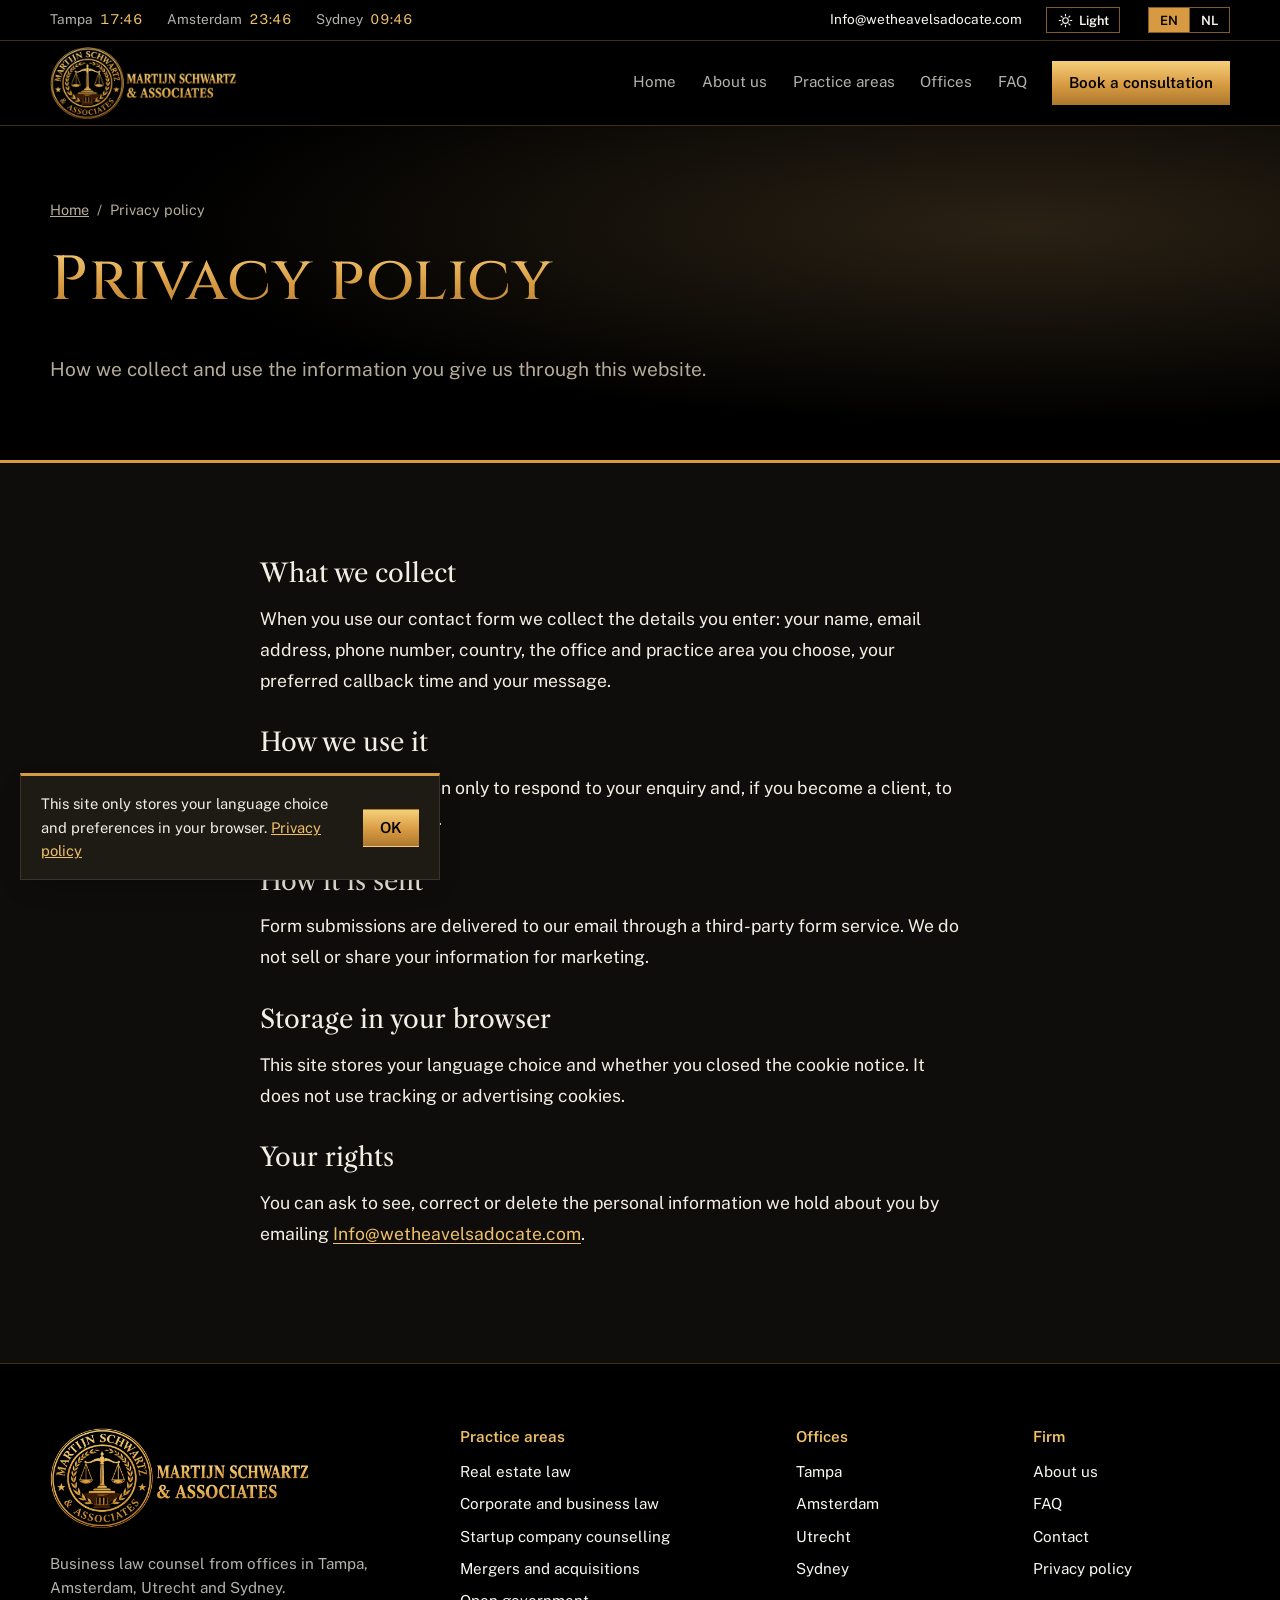
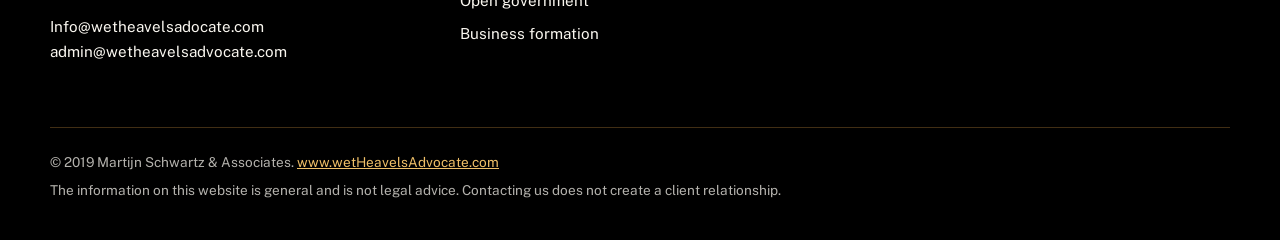
<file: privacy.html>
<!DOCTYPE html>
<html lang="en" data-title-en="Privacy policy | Martijn Schwartz &amp; Associates" data-title-nl="Privacybeleid | Martijn Schwartz &amp; Associates">
<head>
  <meta charset="UTF-8">
  <meta name="viewport" content="width=device-width, initial-scale=1">
  <title>Privacy policy | Martijn Schwartz &amp; Associates</title>
  <meta name="description" content="Privacy policy.">
  <link rel="icon" href="favicon.png" type="image/png">
  <link rel="preconnect" href="https://fonts.googleapis.com">
  <link rel="preconnect" href="https://fonts.gstatic.com" crossorigin>
  <link href="https://fonts.googleapis.com/css2?family=Cinzel:wght@500;600&family=Libre+Caslon+Text:ital,wght@0,400;0,700;1,400&family=Public+Sans:wght@400;500;600&display=swap" rel="stylesheet">
  <link rel="stylesheet" href="styles.css">
  <script>try{var th=localStorage.getItem("msa-theme");document.documentElement.setAttribute("data-theme",th==="light"?"light":"dark");}catch(e){document.documentElement.setAttribute("data-theme","dark");}</script>
</head>
<body>
<a class="skip-link" href="#main" data-nl="Naar de inhoud">Skip to content</a>
<div class="topbar">
  <div class="wrap topbar-inner">
    <span class="tb-clock">Tampa <span class="tb-time" data-tz="America/New_York"></span></span>
    <span class="tb-clock">Amsterdam <span class="tb-time" data-tz="Europe/Amsterdam"></span></span>
    <span class="tb-clock">Sydney <span class="tb-time" data-tz="Australia/Sydney"></span></span>
    <a href="mailto:Info@wetheavelsadocate.com" class="tb-mail">Info@wetheavelsadocate.com</a>
    <button type="button" class="theme-toggle" aria-pressed="false" data-nl-aria="Lichte of donkere weergave" aria-label="Light or dark theme">
      <svg class="ic-sun" viewBox="0 0 24 24" aria-hidden="true"><circle cx="12" cy="12" r="4.5"/><path d="M12 2v2.5M12 19.5V22M2 12h2.5M19.5 12H22M4.9 4.9l1.8 1.8M17.3 17.3l1.8 1.8M4.9 19.1l1.8-1.8M17.3 6.7l1.8-1.8"/></svg>
      <svg class="ic-moon" viewBox="0 0 24 24" aria-hidden="true"><path d="M20 14.5A8 8 0 1 1 9.5 4a6.5 6.5 0 0 0 10.5 10.5z"/></svg>
      <span class="theme-label">Light</span>
    </button>
    <div class="lang-switch" role="group" aria-label="Language / Taal">
      <button type="button" data-lang="en" aria-pressed="true" lang="en">EN</button>
      <button type="button" data-lang="nl" aria-pressed="false" lang="nl">NL</button>
    </div>
  </div>
</div>
<header class="site-header">
  <div class="wrap header-inner">
    <a href="index.html" class="brand" aria-label="Martijn Schwartz &amp; Associates, home">
      <img src="logo.png" alt="Martijn Schwartz &amp; Associates" width="900" height="346">
    </a>
    <button class="nav-toggle" aria-expanded="false" aria-controls="site-nav" data-nl="Menu">Menu</button>
    <nav id="site-nav" class="site-nav" aria-label="Main">
      <a href="index.html" data-nl="Home">Home</a><a href="about.html" data-nl="Over ons">About us</a><a href="practice-areas.html" data-nl="Rechtsgebieden">Practice areas</a><a href="offices.html" data-nl="Kantoren">Offices</a><a href="faq.html" data-nl="Veelgestelde vragen">FAQ</a>
      <a href="contact.html" class="nav-cta" data-nl="Afspraak maken">Book a consultation</a>
    </nav>
  </div>
</header>
<main id="main">
<section class="page-hero">
  <div class="wrap">
    <nav class="crumbs" aria-label="Breadcrumb"><a href="index.html" data-nl="Home">Home</a><span aria-hidden="true">/</span><span aria-current="page" data-nl="Privacybeleid">Privacy policy</span></nav>
    <h1 data-nl="Privacybeleid">Privacy policy</h1>
    <p class="hero-lead" data-nl="Hoe wij de gegevens verzamelen en gebruiken die u via deze website verstrekt.">How we collect and use the information you give us through this website.</p>
  </div>
</section>
<section class="section"><div class="wrap narrow prose"><h2 data-nl="Welke gegevens wij verzamelen">What we collect</h2><p data-nl="Als u ons contactformulier gebruikt, verzamelen wij de gegevens die u invult: uw naam, e-mailadres, telefoonnummer, land, het gekozen kantoor en rechtsgebied, uw voorkeur voor terugbellen en uw bericht.">When you use our contact form we collect the details you enter: your name, email address, phone number, country, the office and practice area you choose, your preferred callback time and your message.</p><h2 data-nl="Hoe wij die gebruiken">How we use it</h2><p data-nl="Wij gebruiken deze gegevens alleen om op uw verzoek te reageren en, als u cliënt wordt, om juridische diensten te verlenen.">We use this information only to respond to your enquiry and, if you become a client, to provide legal services.</p><h2 data-nl="Hoe gegevens worden verzonden">How it is sent</h2><p data-nl="Formulieren worden via een externe formulierdienst naar ons e-mailadres gestuurd. Wij verkopen of delen uw gegevens niet voor marketing.">Form submissions are delivered to our email through a third-party form service. We do not sell or share your information for marketing.</p><h2 data-nl="Opslag in uw browser">Storage in your browser</h2><p data-nl="Deze site bewaart uw taalkeuze en of u de cookiemelding hebt gesloten. Er worden geen tracking- of advertentiecookies gebruikt.">This site stores your language choice and whether you closed the cookie notice. It does not use tracking or advertising cookies.</p><h2 data-nl="Uw rechten">Your rights</h2><p data-nl="U kunt ons vragen uw persoonsgegevens in te zien, te corrigeren of te verwijderen door te mailen naar &lt;a href=&quot;mailto:Info@wetheavelsadocate.com&quot;&gt;Info@wetheavelsadocate.com&lt;/a&gt;.">You can ask to see, correct or delete the personal information we hold about you by emailing <a href="mailto:Info@wetheavelsadocate.com">Info@wetheavelsadocate.com</a>.</p></div></section></main>
<footer class="site-footer">
  <div class="wrap footer-grid">
    <div class="footer-brand">
      <a href="index.html"><img src="logo.png" alt="Martijn Schwartz &amp; Associates" width="900" height="346" loading="lazy"></a>
      <p data-nl="Juridisch advies voor ondernemers vanuit kantoren in Tampa, Amsterdam, Utrecht en Sydney.">Business law counsel from offices in Tampa, Amsterdam, Utrecht and Sydney.</p>
      <p><a href="mailto:Info@wetheavelsadocate.com">Info@wetheavelsadocate.com</a><br><a href="mailto:admin@wetheavelsadvocate.com">admin@wetheavelsadvocate.com</a></p>
    </div>
    <div>
      <h2 class="footer-h" data-nl="Rechtsgebieden">Practice areas</h2>
      <ul><li><a href="real-estate.html" data-nl="Vastgoedrecht">Real estate law</a></li><li><a href="corporate-business.html" data-nl="Ondernemingsrecht">Corporate and business law</a></li><li><a href="startup-counseling.html" data-nl="Advies voor startups">Startup company counselling</a></li><li><a href="mergers-acquisitions.html" data-nl="Fusies en overnames">Mergers and acquisitions</a></li><li><a href="open-government.html" data-nl="Openbaarheid van bestuur">Open government</a></li><li><a href="business-formation.html" data-nl="Oprichting van ondernemingen">Business formation</a></li></ul>
    </div>
    <div>
      <h2 class="footer-h" data-nl="Kantoren">Offices</h2>
      <ul><li><a href="offices.html#tampa">Tampa</a></li><li><a href="offices.html#amsterdam">Amsterdam</a></li><li><a href="offices.html#utrecht">Utrecht</a></li><li><a href="offices.html#sydney">Sydney</a></li></ul>
    </div>
    <div>
      <h2 class="footer-h" data-nl="Kantoor">Firm</h2>
      <ul>
        <li><a href="about.html" data-nl="Over ons">About us</a></li>
        <li><a href="faq.html" data-nl="Veelgestelde vragen">FAQ</a></li>
        <li><a href="contact.html" data-nl="Contact">Contact</a></li>
        <li><a href="privacy.html" data-nl="Privacybeleid">Privacy policy</a></li>
      </ul>
    </div>
  </div>
  <div class="wrap footer-base">
    <p>&copy; 2019 Martijn Schwartz &amp; Associates. <a href="https://www.wetHeavelsAdvocate.com">www.wetHeavelsAdvocate.com</a></p>
    <p data-nl="De informatie op deze website is algemeen van aard en geen juridisch advies. Contact met ons opnemen schept nog geen cliëntrelatie.">The information on this website is general and is not legal advice. Contacting us does not create a client relationship.</p>
  </div>
</footer>
<button class="to-top" aria-label="Back to top" data-nl-aria="Terug naar boven" hidden>&uarr;</button>
<div class="cookie" role="region" aria-label="Cookie notice" hidden>
  <p><span data-nl="Deze site bewaart alleen uw taalkeuze en voorkeuren in uw browser.">This site only stores your language choice and preferences in your browser.</span> <a href="privacy.html" data-nl="Privacybeleid">Privacy policy</a></p>
  <button class="btn btn-gold btn-small" data-cookie-ok>OK</button>
</div>
<script src="script.js"></script>
</body>
</html>
</file>
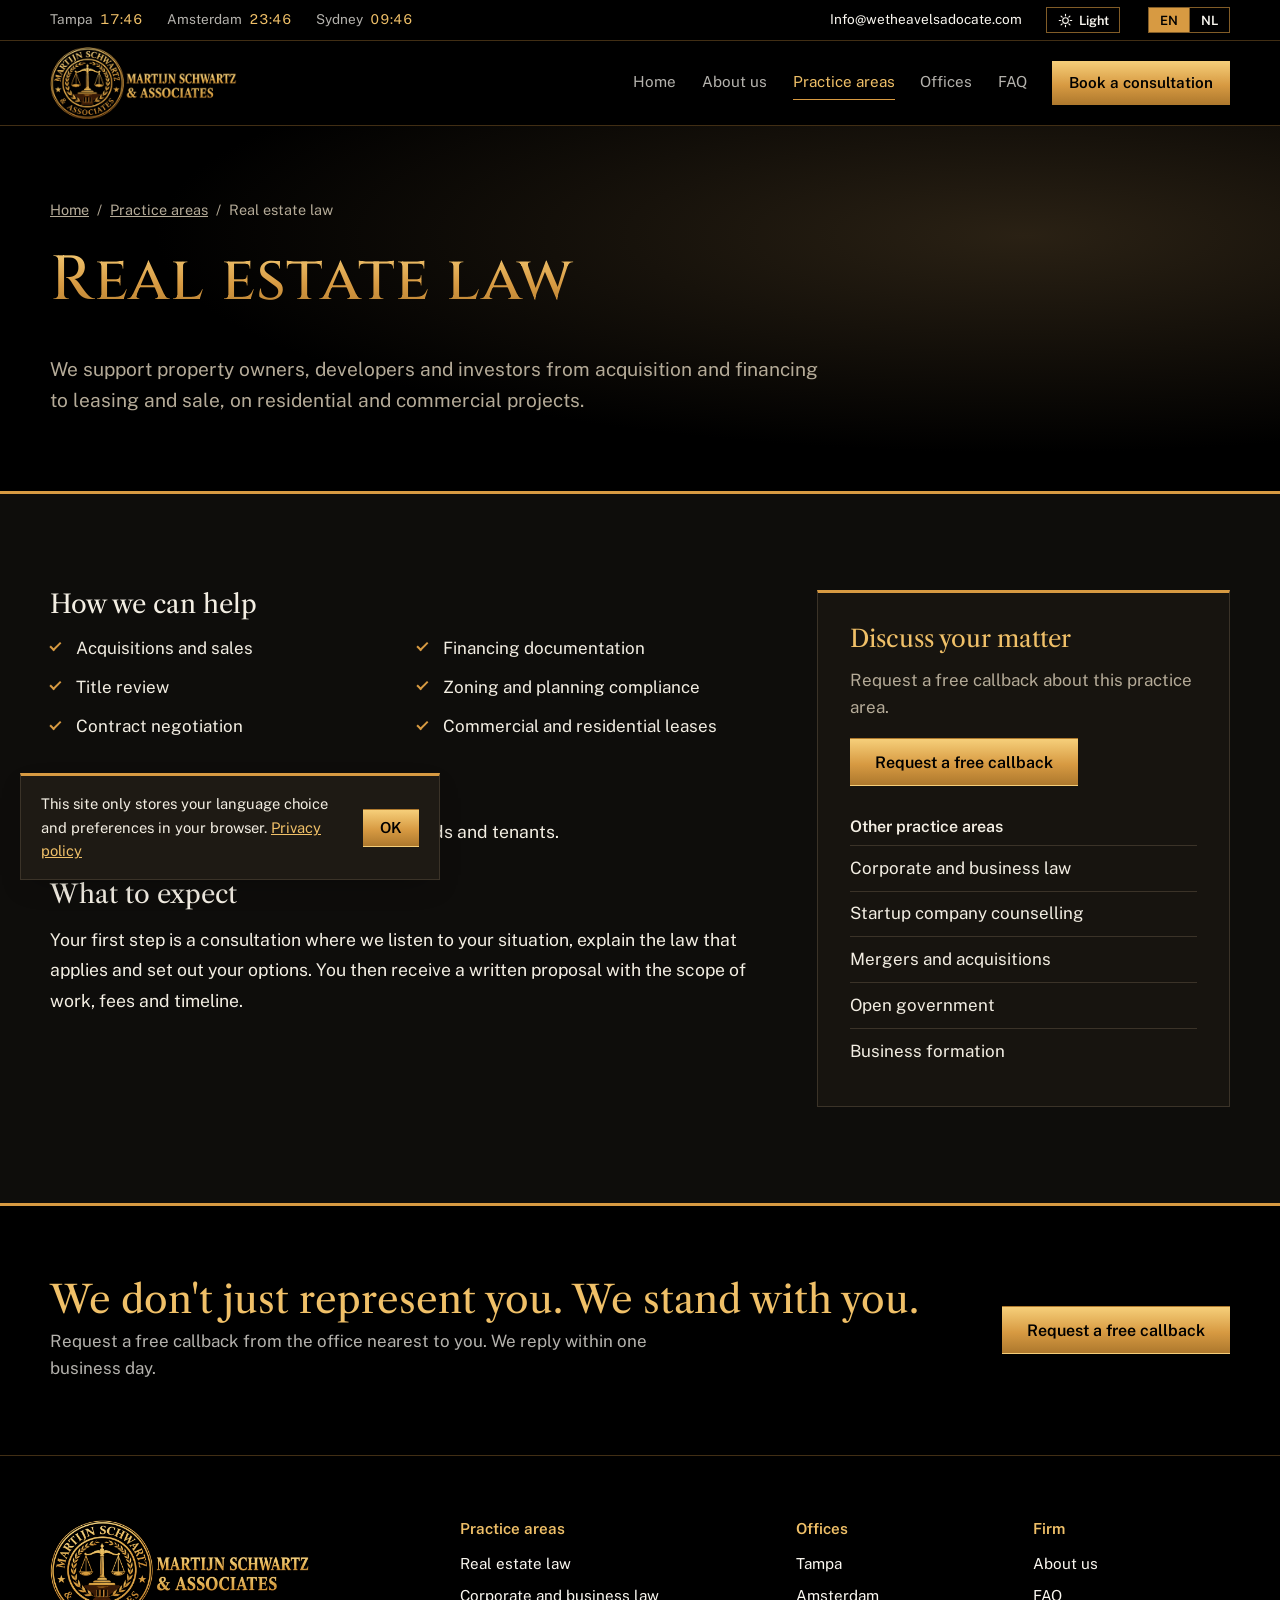
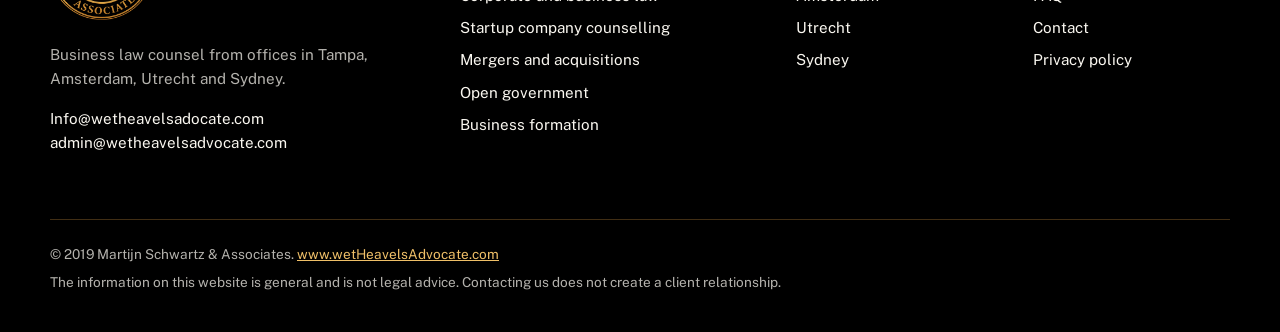
<file: real-estate.html>
<!DOCTYPE html>
<html lang="en" data-title-en="Real estate law | Martijn Schwartz &amp; Associates" data-title-nl="Vastgoedrecht | Martijn Schwartz &amp; Associates">
<head>
  <meta charset="UTF-8">
  <meta name="viewport" content="width=device-width, initial-scale=1">
  <title>Real estate law | Martijn Schwartz &amp; Associates</title>
  <meta name="description" content="Support for owners, developers and investors through every stage of a property transaction.">
  <link rel="icon" href="favicon.png" type="image/png">
  <link rel="preconnect" href="https://fonts.googleapis.com">
  <link rel="preconnect" href="https://fonts.gstatic.com" crossorigin>
  <link href="https://fonts.googleapis.com/css2?family=Cinzel:wght@500;600&family=Libre+Caslon+Text:ital,wght@0,400;0,700;1,400&family=Public+Sans:wght@400;500;600&display=swap" rel="stylesheet">
  <link rel="stylesheet" href="styles.css">
  <script>try{var th=localStorage.getItem("msa-theme");document.documentElement.setAttribute("data-theme",th==="light"?"light":"dark");}catch(e){document.documentElement.setAttribute("data-theme","dark");}</script>
</head>
<body>
<a class="skip-link" href="#main" data-nl="Naar de inhoud">Skip to content</a>
<div class="topbar">
  <div class="wrap topbar-inner">
    <span class="tb-clock">Tampa <span class="tb-time" data-tz="America/New_York"></span></span>
    <span class="tb-clock">Amsterdam <span class="tb-time" data-tz="Europe/Amsterdam"></span></span>
    <span class="tb-clock">Sydney <span class="tb-time" data-tz="Australia/Sydney"></span></span>
    <a href="mailto:Info@wetheavelsadocate.com" class="tb-mail">Info@wetheavelsadocate.com</a>
    <button type="button" class="theme-toggle" aria-pressed="false" data-nl-aria="Lichte of donkere weergave" aria-label="Light or dark theme">
      <svg class="ic-sun" viewBox="0 0 24 24" aria-hidden="true"><circle cx="12" cy="12" r="4.5"/><path d="M12 2v2.5M12 19.5V22M2 12h2.5M19.5 12H22M4.9 4.9l1.8 1.8M17.3 17.3l1.8 1.8M4.9 19.1l1.8-1.8M17.3 6.7l1.8-1.8"/></svg>
      <svg class="ic-moon" viewBox="0 0 24 24" aria-hidden="true"><path d="M20 14.5A8 8 0 1 1 9.5 4a6.5 6.5 0 0 0 10.5 10.5z"/></svg>
      <span class="theme-label">Light</span>
    </button>
    <div class="lang-switch" role="group" aria-label="Language / Taal">
      <button type="button" data-lang="en" aria-pressed="true" lang="en">EN</button>
      <button type="button" data-lang="nl" aria-pressed="false" lang="nl">NL</button>
    </div>
  </div>
</div>
<header class="site-header">
  <div class="wrap header-inner">
    <a href="index.html" class="brand" aria-label="Martijn Schwartz &amp; Associates, home">
      <img src="logo.png" alt="Martijn Schwartz &amp; Associates" width="900" height="346">
    </a>
    <button class="nav-toggle" aria-expanded="false" aria-controls="site-nav" data-nl="Menu">Menu</button>
    <nav id="site-nav" class="site-nav" aria-label="Main">
      <a href="index.html" data-nl="Home">Home</a><a href="about.html" data-nl="Over ons">About us</a><a href="practice-areas.html" aria-current="page" data-nl="Rechtsgebieden">Practice areas</a><a href="offices.html" data-nl="Kantoren">Offices</a><a href="faq.html" data-nl="Veelgestelde vragen">FAQ</a>
      <a href="contact.html" class="nav-cta" data-nl="Afspraak maken">Book a consultation</a>
    </nav>
  </div>
</header>
<main id="main">
<section class="page-hero">
  <div class="wrap">
    <nav class="crumbs" aria-label="Breadcrumb"><a href="index.html" data-nl="Home">Home</a><span aria-hidden="true">/</span><a href="practice-areas.html" data-nl="Rechtsgebieden">Practice areas</a><span aria-hidden="true">/</span><span aria-current="page" data-nl="Vastgoedrecht">Real estate law</span></nav>
    <h1 data-nl="Vastgoedrecht">Real estate law</h1>
    <p class="hero-lead" data-nl="Wij ondersteunen vastgoedeigenaren, ontwikkelaars en beleggers van aankoop en financiering tot verhuur en verkoop, bij woon- en bedrijfsprojecten.">We support property owners, developers and investors from acquisition and financing to leasing and sale, on residential and commercial projects.</p>
  </div>
</section>

<section class="section">
  <div class="wrap detail-grid">
    <div class="prose">
      <h2 data-nl="Waarmee wij helpen">How we can help</h2>
      <ul class="check-list"><li><span data-nl="Aan- en verkoop">Acquisitions and sales</span></li><li><span data-nl="Financieringsdocumentatie">Financing documentation</span></li><li><span data-nl="Onderzoek naar eigendom en titel">Title review</span></li><li><span data-nl="Bestemmingsplannen en ruimtelijke regelgeving">Zoning and planning compliance</span></li><li><span data-nl="Onderhandelen over contracten">Contract negotiation</span></li><li><span data-nl="Huurovereenkomsten voor woon- en bedrijfsruimte">Commercial and residential leases</span></li></ul>
      <h2 data-nl="Voor wie wij werken">Who we act for</h2>
      <p data-nl="Vastgoedeigenaren, ontwikkelaars, beleggers, verhuurders en huurders.">Property owners, developers, investors, landlords and tenants.</p>
      <h2 data-nl="Wat u kunt verwachten">What to expect</h2>
      <p data-nl="De eerste stap is een kennismakingsgesprek waarin wij naar uw situatie luisteren, de toepasselijke regels uitleggen en uw mogelijkheden schetsen. Daarna ontvangt u een schriftelijk voorstel met de werkzaamheden, het honorarium en de planning.">Your first step is a consultation where we listen to your situation, explain the law that applies and set out your options. You then receive a written proposal with the scope of work, fees and timeline.</p>
    </div>
    <aside class="side-card">
      <h2 data-nl="Bespreek uw zaak">Discuss your matter</h2>
      <p data-nl="Vraag een gratis terugbelverzoek aan over dit rechtsgebied.">Request a free callback about this practice area.</p>
      <a href="contact.html?area=real-estate" class="btn btn-gold" data-nl="Gratis terugbelverzoek">Request a free callback</a>
      <h3 data-nl="Andere rechtsgebieden">Other practice areas</h3>
      <ul class="side-links"><li><a href="corporate-business.html" data-nl="Ondernemingsrecht">Corporate and business law</a></li><li><a href="startup-counseling.html" data-nl="Advies voor startups">Startup company counselling</a></li><li><a href="mergers-acquisitions.html" data-nl="Fusies en overnames">Mergers and acquisitions</a></li><li><a href="open-government.html" data-nl="Openbaarheid van bestuur">Open government</a></li><li><a href="business-formation.html" data-nl="Oprichting van ondernemingen">Business formation</a></li></ul>
    </aside>
  </div>
</section>
<section class="cta-band">
  <div class="wrap cta-inner">
    <div>
      <h2 data-nl="Wij vertegenwoordigen u niet alleen. Wij staan naast u.">We don't just represent you. We stand with you.</h2>
      <p data-nl="Vraag een gratis terugbelverzoek aan bij het kantoor bij u in de buurt. Wij reageren binnen één werkdag.">Request a free callback from the office nearest to you. We reply within one business day.</p>
    </div>
    <a href="contact.html" class="btn btn-gold" data-nl="Gratis terugbelverzoek">Request a free callback</a>
  </div>
</section>
</main>
<footer class="site-footer">
  <div class="wrap footer-grid">
    <div class="footer-brand">
      <a href="index.html"><img src="logo.png" alt="Martijn Schwartz &amp; Associates" width="900" height="346" loading="lazy"></a>
      <p data-nl="Juridisch advies voor ondernemers vanuit kantoren in Tampa, Amsterdam, Utrecht en Sydney.">Business law counsel from offices in Tampa, Amsterdam, Utrecht and Sydney.</p>
      <p><a href="mailto:Info@wetheavelsadocate.com">Info@wetheavelsadocate.com</a><br><a href="mailto:admin@wetheavelsadvocate.com">admin@wetheavelsadvocate.com</a></p>
    </div>
    <div>
      <h2 class="footer-h" data-nl="Rechtsgebieden">Practice areas</h2>
      <ul><li><a href="real-estate.html" data-nl="Vastgoedrecht">Real estate law</a></li><li><a href="corporate-business.html" data-nl="Ondernemingsrecht">Corporate and business law</a></li><li><a href="startup-counseling.html" data-nl="Advies voor startups">Startup company counselling</a></li><li><a href="mergers-acquisitions.html" data-nl="Fusies en overnames">Mergers and acquisitions</a></li><li><a href="open-government.html" data-nl="Openbaarheid van bestuur">Open government</a></li><li><a href="business-formation.html" data-nl="Oprichting van ondernemingen">Business formation</a></li></ul>
    </div>
    <div>
      <h2 class="footer-h" data-nl="Kantoren">Offices</h2>
      <ul><li><a href="offices.html#tampa">Tampa</a></li><li><a href="offices.html#amsterdam">Amsterdam</a></li><li><a href="offices.html#utrecht">Utrecht</a></li><li><a href="offices.html#sydney">Sydney</a></li></ul>
    </div>
    <div>
      <h2 class="footer-h" data-nl="Kantoor">Firm</h2>
      <ul>
        <li><a href="about.html" data-nl="Over ons">About us</a></li>
        <li><a href="faq.html" data-nl="Veelgestelde vragen">FAQ</a></li>
        <li><a href="contact.html" data-nl="Contact">Contact</a></li>
        <li><a href="privacy.html" data-nl="Privacybeleid">Privacy policy</a></li>
      </ul>
    </div>
  </div>
  <div class="wrap footer-base">
    <p>&copy; 2019 Martijn Schwartz &amp; Associates. <a href="https://www.wetHeavelsAdvocate.com">www.wetHeavelsAdvocate.com</a></p>
    <p data-nl="De informatie op deze website is algemeen van aard en geen juridisch advies. Contact met ons opnemen schept nog geen cliëntrelatie.">The information on this website is general and is not legal advice. Contacting us does not create a client relationship.</p>
  </div>
</footer>
<button class="to-top" aria-label="Back to top" data-nl-aria="Terug naar boven" hidden>&uarr;</button>
<div class="cookie" role="region" aria-label="Cookie notice" hidden>
  <p><span data-nl="Deze site bewaart alleen uw taalkeuze en voorkeuren in uw browser.">This site only stores your language choice and preferences in your browser.</span> <a href="privacy.html" data-nl="Privacybeleid">Privacy policy</a></p>
  <button class="btn btn-gold btn-small" data-cookie-ok>OK</button>
</div>
<script src="script.js"></script>
</body>
</html>
</file>
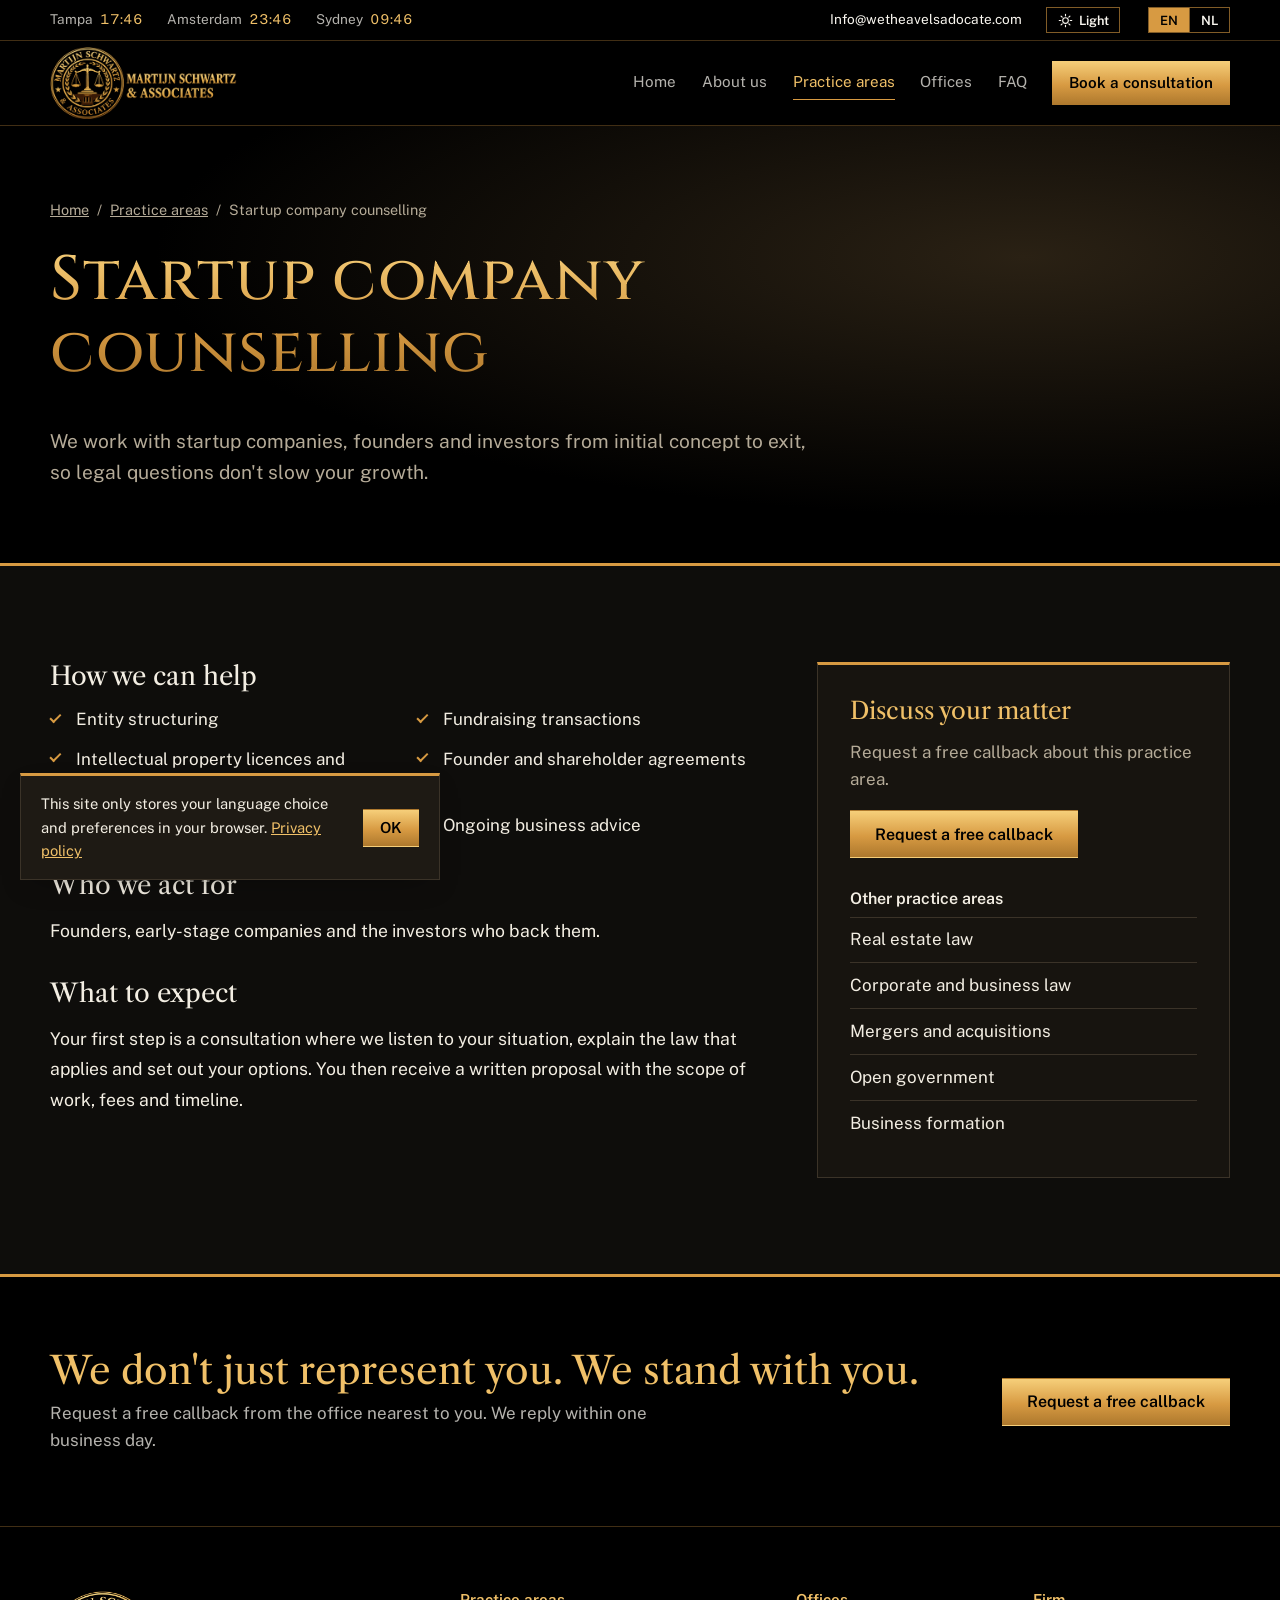
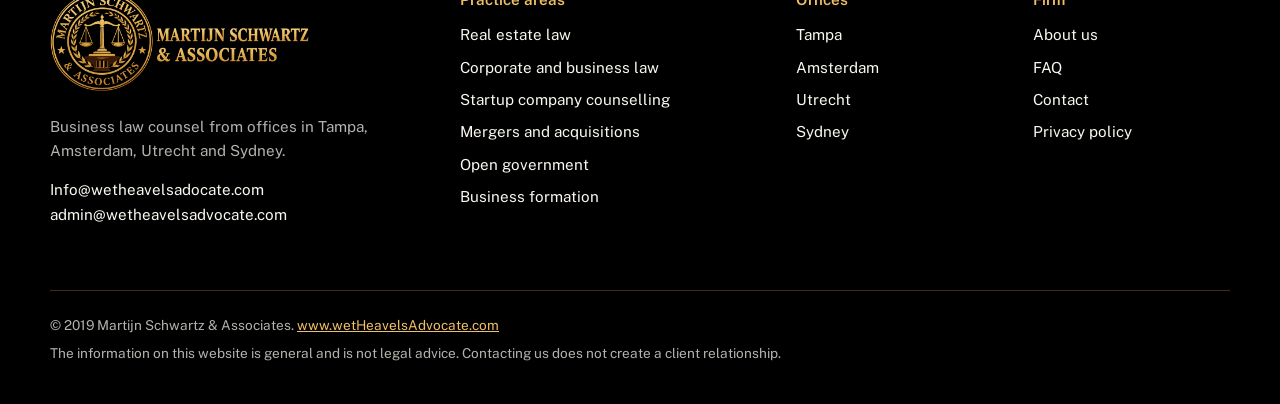
<file: startup-counseling.html>
<!DOCTYPE html>
<html lang="en" data-title-en="Startup company counselling | Martijn Schwartz &amp; Associates" data-title-nl="Advies voor startups | Martijn Schwartz &amp; Associates">
<head>
  <meta charset="UTF-8">
  <meta name="viewport" content="width=device-width, initial-scale=1">
  <title>Startup company counselling | Martijn Schwartz &amp; Associates</title>
  <meta name="description" content="Legal advice for startups, founders and investors from first idea to exit.">
  <link rel="icon" href="favicon.png" type="image/png">
  <link rel="preconnect" href="https://fonts.googleapis.com">
  <link rel="preconnect" href="https://fonts.gstatic.com" crossorigin>
  <link href="https://fonts.googleapis.com/css2?family=Cinzel:wght@500;600&family=Libre+Caslon+Text:ital,wght@0,400;0,700;1,400&family=Public+Sans:wght@400;500;600&display=swap" rel="stylesheet">
  <link rel="stylesheet" href="styles.css">
  <script>try{var th=localStorage.getItem("msa-theme");document.documentElement.setAttribute("data-theme",th==="light"?"light":"dark");}catch(e){document.documentElement.setAttribute("data-theme","dark");}</script>
</head>
<body>
<a class="skip-link" href="#main" data-nl="Naar de inhoud">Skip to content</a>
<div class="topbar">
  <div class="wrap topbar-inner">
    <span class="tb-clock">Tampa <span class="tb-time" data-tz="America/New_York"></span></span>
    <span class="tb-clock">Amsterdam <span class="tb-time" data-tz="Europe/Amsterdam"></span></span>
    <span class="tb-clock">Sydney <span class="tb-time" data-tz="Australia/Sydney"></span></span>
    <a href="mailto:Info@wetheavelsadocate.com" class="tb-mail">Info@wetheavelsadocate.com</a>
    <button type="button" class="theme-toggle" aria-pressed="false" data-nl-aria="Lichte of donkere weergave" aria-label="Light or dark theme">
      <svg class="ic-sun" viewBox="0 0 24 24" aria-hidden="true"><circle cx="12" cy="12" r="4.5"/><path d="M12 2v2.5M12 19.5V22M2 12h2.5M19.5 12H22M4.9 4.9l1.8 1.8M17.3 17.3l1.8 1.8M4.9 19.1l1.8-1.8M17.3 6.7l1.8-1.8"/></svg>
      <svg class="ic-moon" viewBox="0 0 24 24" aria-hidden="true"><path d="M20 14.5A8 8 0 1 1 9.5 4a6.5 6.5 0 0 0 10.5 10.5z"/></svg>
      <span class="theme-label">Light</span>
    </button>
    <div class="lang-switch" role="group" aria-label="Language / Taal">
      <button type="button" data-lang="en" aria-pressed="true" lang="en">EN</button>
      <button type="button" data-lang="nl" aria-pressed="false" lang="nl">NL</button>
    </div>
  </div>
</div>
<header class="site-header">
  <div class="wrap header-inner">
    <a href="index.html" class="brand" aria-label="Martijn Schwartz &amp; Associates, home">
      <img src="logo.png" alt="Martijn Schwartz &amp; Associates" width="900" height="346">
    </a>
    <button class="nav-toggle" aria-expanded="false" aria-controls="site-nav" data-nl="Menu">Menu</button>
    <nav id="site-nav" class="site-nav" aria-label="Main">
      <a href="index.html" data-nl="Home">Home</a><a href="about.html" data-nl="Over ons">About us</a><a href="practice-areas.html" aria-current="page" data-nl="Rechtsgebieden">Practice areas</a><a href="offices.html" data-nl="Kantoren">Offices</a><a href="faq.html" data-nl="Veelgestelde vragen">FAQ</a>
      <a href="contact.html" class="nav-cta" data-nl="Afspraak maken">Book a consultation</a>
    </nav>
  </div>
</header>
<main id="main">
<section class="page-hero">
  <div class="wrap">
    <nav class="crumbs" aria-label="Breadcrumb"><a href="index.html" data-nl="Home">Home</a><span aria-hidden="true">/</span><a href="practice-areas.html" data-nl="Rechtsgebieden">Practice areas</a><span aria-hidden="true">/</span><span aria-current="page" data-nl="Advies voor startups">Startup company counselling</span></nav>
    <h1 data-nl="Advies voor startups">Startup company counselling</h1>
    <p class="hero-lead" data-nl="Wij werken met startups, oprichters en investeerders van het eerste concept tot de exit, zodat juridische vragen uw groei niet afremmen.">We work with startup companies, founders and investors from initial concept to exit, so legal questions don't slow your growth.</p>
  </div>
</section>

<section class="section">
  <div class="wrap detail-grid">
    <div class="prose">
      <h2 data-nl="Waarmee wij helpen">How we can help</h2>
      <ul class="check-list"><li><span data-nl="Keuze en inrichting van de rechtsvorm">Entity structuring</span></li><li><span data-nl="Financieringsrondes">Fundraising transactions</span></li><li><span data-nl="Licenties en overdracht van intellectueel eigendom">Intellectual property licences and assignments</span></li><li><span data-nl="Oprichters- en aandeelhoudersovereenkomsten">Founder and shareholder agreements</span></li><li><span data-nl="Participatieregelingen voor medewerkers">Employee equity plans</span></li><li><span data-nl="Doorlopend zakelijk advies">Ongoing business advice</span></li></ul>
      <h2 data-nl="Voor wie wij werken">Who we act for</h2>
      <p data-nl="Oprichters, jonge ondernemingen en de investeerders die hen steunen.">Founders, early-stage companies and the investors who back them.</p>
      <h2 data-nl="Wat u kunt verwachten">What to expect</h2>
      <p data-nl="De eerste stap is een kennismakingsgesprek waarin wij naar uw situatie luisteren, de toepasselijke regels uitleggen en uw mogelijkheden schetsen. Daarna ontvangt u een schriftelijk voorstel met de werkzaamheden, het honorarium en de planning.">Your first step is a consultation where we listen to your situation, explain the law that applies and set out your options. You then receive a written proposal with the scope of work, fees and timeline.</p>
    </div>
    <aside class="side-card">
      <h2 data-nl="Bespreek uw zaak">Discuss your matter</h2>
      <p data-nl="Vraag een gratis terugbelverzoek aan over dit rechtsgebied.">Request a free callback about this practice area.</p>
      <a href="contact.html?area=startup-counseling" class="btn btn-gold" data-nl="Gratis terugbelverzoek">Request a free callback</a>
      <h3 data-nl="Andere rechtsgebieden">Other practice areas</h3>
      <ul class="side-links"><li><a href="real-estate.html" data-nl="Vastgoedrecht">Real estate law</a></li><li><a href="corporate-business.html" data-nl="Ondernemingsrecht">Corporate and business law</a></li><li><a href="mergers-acquisitions.html" data-nl="Fusies en overnames">Mergers and acquisitions</a></li><li><a href="open-government.html" data-nl="Openbaarheid van bestuur">Open government</a></li><li><a href="business-formation.html" data-nl="Oprichting van ondernemingen">Business formation</a></li></ul>
    </aside>
  </div>
</section>
<section class="cta-band">
  <div class="wrap cta-inner">
    <div>
      <h2 data-nl="Wij vertegenwoordigen u niet alleen. Wij staan naast u.">We don't just represent you. We stand with you.</h2>
      <p data-nl="Vraag een gratis terugbelverzoek aan bij het kantoor bij u in de buurt. Wij reageren binnen één werkdag.">Request a free callback from the office nearest to you. We reply within one business day.</p>
    </div>
    <a href="contact.html" class="btn btn-gold" data-nl="Gratis terugbelverzoek">Request a free callback</a>
  </div>
</section>
</main>
<footer class="site-footer">
  <div class="wrap footer-grid">
    <div class="footer-brand">
      <a href="index.html"><img src="logo.png" alt="Martijn Schwartz &amp; Associates" width="900" height="346" loading="lazy"></a>
      <p data-nl="Juridisch advies voor ondernemers vanuit kantoren in Tampa, Amsterdam, Utrecht en Sydney.">Business law counsel from offices in Tampa, Amsterdam, Utrecht and Sydney.</p>
      <p><a href="mailto:Info@wetheavelsadocate.com">Info@wetheavelsadocate.com</a><br><a href="mailto:admin@wetheavelsadvocate.com">admin@wetheavelsadvocate.com</a></p>
    </div>
    <div>
      <h2 class="footer-h" data-nl="Rechtsgebieden">Practice areas</h2>
      <ul><li><a href="real-estate.html" data-nl="Vastgoedrecht">Real estate law</a></li><li><a href="corporate-business.html" data-nl="Ondernemingsrecht">Corporate and business law</a></li><li><a href="startup-counseling.html" data-nl="Advies voor startups">Startup company counselling</a></li><li><a href="mergers-acquisitions.html" data-nl="Fusies en overnames">Mergers and acquisitions</a></li><li><a href="open-government.html" data-nl="Openbaarheid van bestuur">Open government</a></li><li><a href="business-formation.html" data-nl="Oprichting van ondernemingen">Business formation</a></li></ul>
    </div>
    <div>
      <h2 class="footer-h" data-nl="Kantoren">Offices</h2>
      <ul><li><a href="offices.html#tampa">Tampa</a></li><li><a href="offices.html#amsterdam">Amsterdam</a></li><li><a href="offices.html#utrecht">Utrecht</a></li><li><a href="offices.html#sydney">Sydney</a></li></ul>
    </div>
    <div>
      <h2 class="footer-h" data-nl="Kantoor">Firm</h2>
      <ul>
        <li><a href="about.html" data-nl="Over ons">About us</a></li>
        <li><a href="faq.html" data-nl="Veelgestelde vragen">FAQ</a></li>
        <li><a href="contact.html" data-nl="Contact">Contact</a></li>
        <li><a href="privacy.html" data-nl="Privacybeleid">Privacy policy</a></li>
      </ul>
    </div>
  </div>
  <div class="wrap footer-base">
    <p>&copy; 2019 Martijn Schwartz &amp; Associates. <a href="https://www.wetHeavelsAdvocate.com">www.wetHeavelsAdvocate.com</a></p>
    <p data-nl="De informatie op deze website is algemeen van aard en geen juridisch advies. Contact met ons opnemen schept nog geen cliëntrelatie.">The information on this website is general and is not legal advice. Contacting us does not create a client relationship.</p>
  </div>
</footer>
<button class="to-top" aria-label="Back to top" data-nl-aria="Terug naar boven" hidden>&uarr;</button>
<div class="cookie" role="region" aria-label="Cookie notice" hidden>
  <p><span data-nl="Deze site bewaart alleen uw taalkeuze en voorkeuren in uw browser.">This site only stores your language choice and preferences in your browser.</span> <a href="privacy.html" data-nl="Privacybeleid">Privacy policy</a></p>
  <button class="btn btn-gold btn-small" data-cookie-ok>OK</button>
</div>
<script src="script.js"></script>
</body>
</html>
</file>
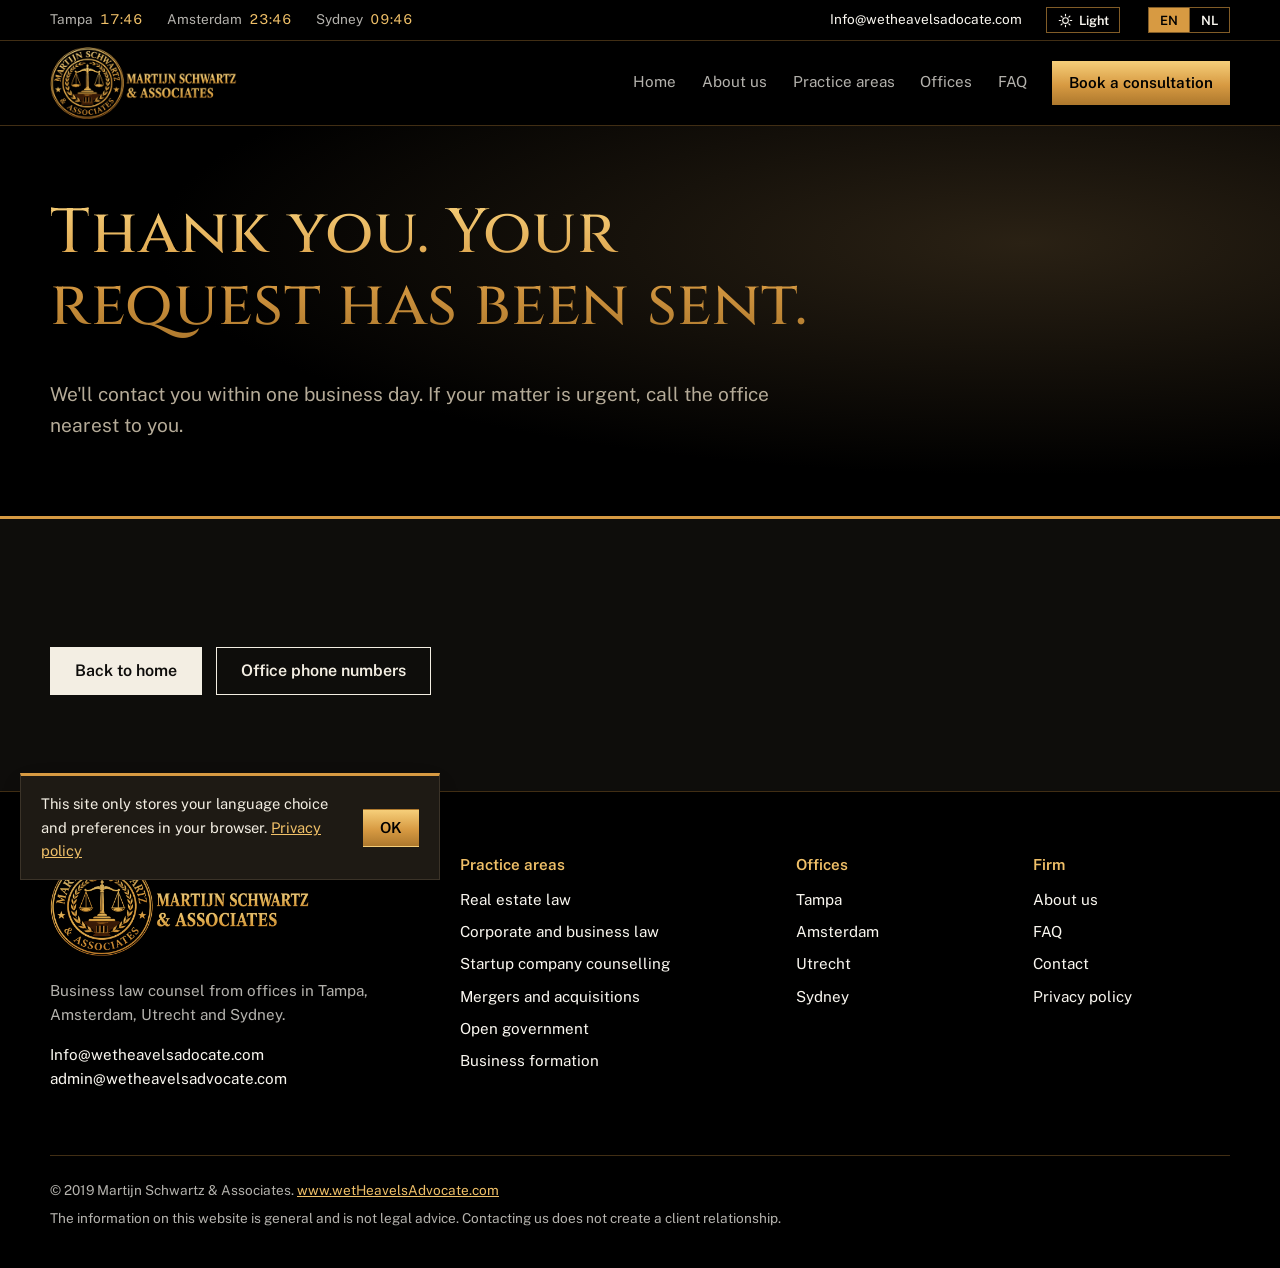
<file: thank-you.html>
<!DOCTYPE html>
<html lang="en" data-title-en="Request sent | Martijn Schwartz &amp; Associates" data-title-nl="Verzoek verstuurd | Martijn Schwartz &amp; Associates">
<head>
  <meta charset="UTF-8">
  <meta name="viewport" content="width=device-width, initial-scale=1">
  <title>Request sent | Martijn Schwartz &amp; Associates</title>
  <meta name="description" content="Request sent.">
  <link rel="icon" href="favicon.png" type="image/png">
  <link rel="preconnect" href="https://fonts.googleapis.com">
  <link rel="preconnect" href="https://fonts.gstatic.com" crossorigin>
  <link href="https://fonts.googleapis.com/css2?family=Cinzel:wght@500;600&family=Libre+Caslon+Text:ital,wght@0,400;0,700;1,400&family=Public+Sans:wght@400;500;600&display=swap" rel="stylesheet">
  <link rel="stylesheet" href="styles.css">
  <script>try{var th=localStorage.getItem("msa-theme");document.documentElement.setAttribute("data-theme",th==="light"?"light":"dark");}catch(e){document.documentElement.setAttribute("data-theme","dark");}</script>
</head>
<body>
<a class="skip-link" href="#main" data-nl="Naar de inhoud">Skip to content</a>
<div class="topbar">
  <div class="wrap topbar-inner">
    <span class="tb-clock">Tampa <span class="tb-time" data-tz="America/New_York"></span></span>
    <span class="tb-clock">Amsterdam <span class="tb-time" data-tz="Europe/Amsterdam"></span></span>
    <span class="tb-clock">Sydney <span class="tb-time" data-tz="Australia/Sydney"></span></span>
    <a href="mailto:Info@wetheavelsadocate.com" class="tb-mail">Info@wetheavelsadocate.com</a>
    <button type="button" class="theme-toggle" aria-pressed="false" data-nl-aria="Lichte of donkere weergave" aria-label="Light or dark theme">
      <svg class="ic-sun" viewBox="0 0 24 24" aria-hidden="true"><circle cx="12" cy="12" r="4.5"/><path d="M12 2v2.5M12 19.5V22M2 12h2.5M19.5 12H22M4.9 4.9l1.8 1.8M17.3 17.3l1.8 1.8M4.9 19.1l1.8-1.8M17.3 6.7l1.8-1.8"/></svg>
      <svg class="ic-moon" viewBox="0 0 24 24" aria-hidden="true"><path d="M20 14.5A8 8 0 1 1 9.5 4a6.5 6.5 0 0 0 10.5 10.5z"/></svg>
      <span class="theme-label">Light</span>
    </button>
    <div class="lang-switch" role="group" aria-label="Language / Taal">
      <button type="button" data-lang="en" aria-pressed="true" lang="en">EN</button>
      <button type="button" data-lang="nl" aria-pressed="false" lang="nl">NL</button>
    </div>
  </div>
</div>
<header class="site-header">
  <div class="wrap header-inner">
    <a href="index.html" class="brand" aria-label="Martijn Schwartz &amp; Associates, home">
      <img src="logo.png" alt="Martijn Schwartz &amp; Associates" width="900" height="346">
    </a>
    <button class="nav-toggle" aria-expanded="false" aria-controls="site-nav" data-nl="Menu">Menu</button>
    <nav id="site-nav" class="site-nav" aria-label="Main">
      <a href="index.html" data-nl="Home">Home</a><a href="about.html" data-nl="Over ons">About us</a><a href="practice-areas.html" data-nl="Rechtsgebieden">Practice areas</a><a href="offices.html" data-nl="Kantoren">Offices</a><a href="faq.html" data-nl="Veelgestelde vragen">FAQ</a>
      <a href="contact.html" class="nav-cta" data-nl="Afspraak maken">Book a consultation</a>
    </nav>
  </div>
</header>
<main id="main">
<section class="page-hero">
  <div class="wrap">
    
    <h1 data-nl="Bedankt. Uw verzoek is verstuurd.">Thank you. Your request has been sent.</h1>
    <p class="hero-lead" data-nl="Wij nemen binnen één werkdag contact met u op. Is uw zaak dringend? Bel dan het kantoor bij u in de buurt.">We'll contact you within one business day. If your matter is urgent, call the office nearest to you.</p>
  </div>
</section>

<section class="section"><div class="wrap hero-actions">
  <a href="index.html" class="btn btn-dark" data-nl="Terug naar home">Back to home</a>
  <a href="offices.html" class="btn btn-outline" data-nl="Telefoonnummers kantoren">Office phone numbers</a>
</div></section>
</main>
<footer class="site-footer">
  <div class="wrap footer-grid">
    <div class="footer-brand">
      <a href="index.html"><img src="logo.png" alt="Martijn Schwartz &amp; Associates" width="900" height="346" loading="lazy"></a>
      <p data-nl="Juridisch advies voor ondernemers vanuit kantoren in Tampa, Amsterdam, Utrecht en Sydney.">Business law counsel from offices in Tampa, Amsterdam, Utrecht and Sydney.</p>
      <p><a href="mailto:Info@wetheavelsadocate.com">Info@wetheavelsadocate.com</a><br><a href="mailto:admin@wetheavelsadvocate.com">admin@wetheavelsadvocate.com</a></p>
    </div>
    <div>
      <h2 class="footer-h" data-nl="Rechtsgebieden">Practice areas</h2>
      <ul><li><a href="real-estate.html" data-nl="Vastgoedrecht">Real estate law</a></li><li><a href="corporate-business.html" data-nl="Ondernemingsrecht">Corporate and business law</a></li><li><a href="startup-counseling.html" data-nl="Advies voor startups">Startup company counselling</a></li><li><a href="mergers-acquisitions.html" data-nl="Fusies en overnames">Mergers and acquisitions</a></li><li><a href="open-government.html" data-nl="Openbaarheid van bestuur">Open government</a></li><li><a href="business-formation.html" data-nl="Oprichting van ondernemingen">Business formation</a></li></ul>
    </div>
    <div>
      <h2 class="footer-h" data-nl="Kantoren">Offices</h2>
      <ul><li><a href="offices.html#tampa">Tampa</a></li><li><a href="offices.html#amsterdam">Amsterdam</a></li><li><a href="offices.html#utrecht">Utrecht</a></li><li><a href="offices.html#sydney">Sydney</a></li></ul>
    </div>
    <div>
      <h2 class="footer-h" data-nl="Kantoor">Firm</h2>
      <ul>
        <li><a href="about.html" data-nl="Over ons">About us</a></li>
        <li><a href="faq.html" data-nl="Veelgestelde vragen">FAQ</a></li>
        <li><a href="contact.html" data-nl="Contact">Contact</a></li>
        <li><a href="privacy.html" data-nl="Privacybeleid">Privacy policy</a></li>
      </ul>
    </div>
  </div>
  <div class="wrap footer-base">
    <p>&copy; 2019 Martijn Schwartz &amp; Associates. <a href="https://www.wetHeavelsAdvocate.com">www.wetHeavelsAdvocate.com</a></p>
    <p data-nl="De informatie op deze website is algemeen van aard en geen juridisch advies. Contact met ons opnemen schept nog geen cliëntrelatie.">The information on this website is general and is not legal advice. Contacting us does not create a client relationship.</p>
  </div>
</footer>
<button class="to-top" aria-label="Back to top" data-nl-aria="Terug naar boven" hidden>&uarr;</button>
<div class="cookie" role="region" aria-label="Cookie notice" hidden>
  <p><span data-nl="Deze site bewaart alleen uw taalkeuze en voorkeuren in uw browser.">This site only stores your language choice and preferences in your browser.</span> <a href="privacy.html" data-nl="Privacybeleid">Privacy policy</a></p>
  <button class="btn btn-gold btn-small" data-cookie-ok>OK</button>
</div>
<script src="script.js"></script>
</body>
</html>
</file>
<file: styles.css>
/* Martijn Schwartz & Associates - styles (colours taken from the firm's logo) */
:root {
  --black: #000000;
  --coal: #14120e;
  --coal-2: #221e17;
  --gold: #d79a42;
  --gold-light: #f0c068;
  --gold-deep: #ad782d;
  --ivory: #faf7f0;
  --sand: #f1ebdf;
  --line: #e2d9c7;
  --ink: #1c1a16;
  --muted: #625b4f;
  --error: #b3382c;
  --gold-grad: linear-gradient(180deg, #f6cf7a 0%, #d79a42 55%, #ad782d 100%);
  --display: "Cinzel", "Trajan Pro", Georgia, serif;
  --serif: "Libre Caslon Text", Georgia, "Times New Roman", serif;
  --sans: "Public Sans", "Helvetica Neue", Arial, sans-serif;
  --wrap: 1180px;
}

/* ---------- THEMES ----------
   Dark is the default. The sun/moon button switches to light.
   Change colours for each theme here. */
:root, [data-theme="dark"] {
  --bg: #0e0d0b;
  --bg-alt: #17140f;
  --surface: #1e1a14;
  --surface-hover: #262118;
  --text: #f3eee3;
  --text-muted: #b5ab98;
  --border: #3b3328;
  --chrome: #000000;
  --chrome-text: #faf7f0;
  --chrome-muted: rgba(250,247,240,0.72);
  --chrome-border: rgba(215,154,66,0.3);
  --link: #f0c068;
  --heading-accent: #f0c068;
  --title-grad: linear-gradient(180deg, #f6cf7a 0%, #d79a42 55%, #ad782d 100%);
  --hero-bg: radial-gradient(ellipse at 80% 30%, #2a2114 0%, #000 60%);
  --shadow: 0 18px 40px -20px rgba(0,0,0,0.9);
  color-scheme: dark;
}
[data-theme="light"] {
  --bg: #ffffff;
  --bg-alt: #f7f3eb;
  --surface: #ffffff;
  --surface-hover: #fbf7ef;
  --text: #1c1a16;
  --text-muted: #5f584c;
  --border: #e5ddcc;
  --chrome: #ffffff;
  --chrome-text: #1c1a16;
  --chrome-muted: #5f584c;
  --chrome-border: #e5ddcc;
  --link: #94641f;
  --heading-accent: #94641f;
  --title-grad: linear-gradient(180deg, #c78a32 0%, #a8742a 50%, #7c5419 100%);
  --hero-bg: radial-gradient(ellipse at 80% 30%, #fbf1de 0%, #ffffff 60%);
  --shadow: 0 18px 40px -22px rgba(60,40,10,0.35);
  color-scheme: light;
}

*, *::before, *::after { box-sizing: border-box; }
html { scroll-behavior: smooth; scroll-padding-top: 110px; }
@media (prefers-reduced-motion: reduce) { html { scroll-behavior: auto; } *, *::before, *::after { transition: none !important; animation: none !important; } }

body { margin: 0; font-family: var(--sans); font-size: 1.0625rem; line-height: 1.6; color: var(--text); background: var(--bg); transition: background-color 0.25s, color 0.25s; }
h1, h2, h3 { font-family: var(--serif); font-weight: 400; line-height: 1.15; margin: 0 0 0.6em; }
h1 { font-family: var(--display); font-weight: 500; font-size: clamp(2.2rem, 5vw, 3.9rem); letter-spacing: 0.01em; max-width: 20ch; }
h2 { font-size: clamp(1.7rem, 3.2vw, 2.4rem); }
h3 { font-size: 1.3rem; }
p { margin: 0 0 1em; max-width: 64ch; }
a { color: inherit; }
img, iframe { max-width: 100%; }
:focus-visible { outline: 2px solid var(--gold); outline-offset: 3px; }
.muted { color: var(--text-muted); }
.wrap { width: min(100% - 2.5rem, var(--wrap)); margin-inline: auto; }
.narrow { max-width: 760px; }

.skip-link { position: absolute; left: 1rem; top: -100px; background: var(--gold); color: var(--black); padding: 0.6rem 1rem; z-index: 100; }
.skip-link:focus { top: 0.5rem; }

/* Top bar */
.topbar { background: var(--chrome); color: var(--chrome-muted); font-size: 0.85rem; border-bottom: 1px solid var(--chrome-border); }
.topbar-inner { display: flex; gap: 1.5rem; align-items: center; min-height: 40px; flex-wrap: wrap; }
.tb-time { color: var(--link); font-variant-numeric: tabular-nums; margin-left: 0.25rem; }
.tb-mail { margin-left: auto; color: var(--chrome-text); text-decoration: none; }
.tb-mail:hover { color: var(--link); }

.lang-switch { display: inline-flex; border: 1px solid rgba(215,154,66,0.6); }
.lang-switch button { font: 600 0.8rem var(--sans); letter-spacing: 0.04em; background: none; border: 0; color: var(--chrome-text); padding: 0.3rem 0.65rem; cursor: pointer; }
.lang-switch button + button { border-left: 1px solid rgba(215,154,66,0.6); }
.lang-switch button[aria-pressed="true"] { background: var(--gold); color: var(--black); }
.lang-switch button:not([aria-pressed="true"]):hover { color: var(--link); }

/* Header */
.site-header { position: sticky; top: 0; z-index: 20; background: var(--chrome); border-bottom: 1px solid var(--chrome-border); transition: box-shadow 0.2s; }
.site-header.is-scrolled { box-shadow: 0 8px 22px -14px rgba(0,0,0,0.8); }
.header-inner { display: flex; align-items: center; justify-content: space-between; min-height: 84px; gap: 1rem; }
.brand { display: block; line-height: 0; }
.brand img { height: 72px; width: auto; }

.site-nav { display: flex; align-items: center; gap: 1.6rem; }
.site-nav a { text-decoration: none; font-size: 0.95rem; color: var(--chrome-muted); padding: 0.3rem 0; border-bottom: 1px solid transparent; }
.site-nav a:hover { color: var(--link); }
.site-nav a[aria-current="page"] { color: var(--link); border-bottom-color: var(--gold); }
.site-nav .nav-cta { background: var(--gold-grad); color: var(--black); font-weight: 600; padding: 0.6rem 1.05rem; border: 0; }
.site-nav .nav-cta:hover, .site-nav .nav-cta[aria-current="page"] { color: var(--black); filter: brightness(1.08); }
.nav-toggle { display: none; font: inherit; font-size: 0.95rem; background: none; border: 1px solid var(--gold); color: var(--link); padding: 0.4rem 0.9rem; cursor: pointer; }

/* Buttons */
.btn { display: inline-block; font: 600 1rem var(--sans); padding: 0.85rem 1.5rem; text-decoration: none; border: 1px solid transparent; cursor: pointer; text-align: center; transition: filter 0.15s, background-color 0.15s, color 0.15s; }
.btn-small { padding: 0.6rem 1rem; font-size: 0.95rem; }
.btn-gold { background: var(--gold-grad); color: var(--black); }
.btn-gold:hover { filter: brightness(1.08); }
.btn-gold:disabled { opacity: 0.6; cursor: wait; }
.btn-dark { background: var(--text); color: var(--bg); }
.btn-dark:hover { opacity: 0.88; }
.btn-outline { background: transparent; border-color: var(--text); color: var(--text); }
.btn-outline:hover { background: var(--text); color: var(--bg); }
.btn-outline-light { border-color: var(--gold); color: var(--link); }
.btn-outline-light:hover { background: rgba(215,154,66,0.12); }
.text-link { color: var(--link); font-weight: 600; text-decoration-color: var(--gold); text-underline-offset: 4px; }
.text-btn { font: inherit; font-size: 0.95rem; background: none; border: 0; padding: 0; color: var(--link); text-decoration: underline; text-underline-offset: 4px; cursor: pointer; }

/* Home hero */
.hero { background: var(--hero-bg); color: var(--text); padding: clamp(3.5rem, 8vw, 6rem) 0 0; overflow: hidden; }
.hero-grid { display: grid; grid-template-columns: 1.5fr 1fr; gap: 3rem; align-items: center; }
.hero h1 { background: var(--title-grad); -webkit-background-clip: text; background-clip: text; color: transparent; }
.hero-lead { font-size: 1.2rem; color: var(--text-muted); margin-top: 1.2rem; }
.hero-actions { display: flex; flex-wrap: wrap; gap: 0.9rem; margin-top: 2rem; }
.hero-media { position: relative; margin: 0; justify-self: end; width: 100%; max-width: 420px; }
.hero-media::before { content: ""; position: absolute; inset: 18px -18px -18px 18px; border: 1px solid var(--gold); z-index: 0; }
.hero-photo { position: relative; z-index: 1; display: block; width: 100%; height: auto; aspect-ratio: 760 / 915; object-fit: cover; box-shadow: var(--shadow); }
.hero-seal { position: absolute; z-index: 2; left: -48px; bottom: 36px; width: 120px; height: auto; border-radius: 50%; background: #000; padding: 6px; box-shadow: var(--shadow); animation: seal-in 1.2s ease-out 0.2s both; }
@keyframes seal-in { from { opacity: 0; transform: scale(0.85) rotate(-12deg); } to { opacity: 1; transform: none; } }

.theme-toggle { display: inline-flex; align-items: center; gap: 0.4rem; font: 600 0.8rem var(--sans); background: none; border: 1px solid rgba(215,154,66,0.6); color: var(--chrome-text); padding: 0.28rem 0.65rem; cursor: pointer; }
.theme-toggle:hover { color: var(--link); }
.theme-toggle svg { width: 15px; height: 15px; fill: none; stroke: currentColor; stroke-width: 1.8; stroke-linecap: round; }
.ic-moon { display: none; }
[data-theme="light"] .ic-sun { display: none; }
[data-theme="light"] .ic-moon { display: block; }
.lang-switch { margin-left: 0.25rem; }
.topbar, .site-header, .hero, .page-hero, .section, .cta-band, .site-footer, .pa-grid li, .side-card, .contact-side { transition: background-color 0.25s, color 0.25s, border-color 0.25s; }

.clocks { list-style: none; padding: 0; margin: clamp(3rem, 7vw, 4.5rem) 0 0; display: grid; grid-template-columns: repeat(3, 1fr); border-top: 1px solid var(--gold); }
.clock + .clock { border-left: 1px solid var(--border); }
.clock a { display: flex; flex-direction: column; gap: 0.25rem; padding: 1.4rem 1.5rem 2.5rem 0; text-decoration: none; }
.clock + .clock a { padding-left: 1.5rem; }
.clock a:hover .clock-city { color: var(--link); text-decoration: underline; }
.clock-city { font-size: 0.95rem; color: var(--text-muted); }
.clock-time { font-family: var(--display); font-size: clamp(2.4rem, 6vw, 4.4rem); line-height: 1; font-variant-numeric: tabular-nums; color: var(--heading-accent); }
.clock-status { font-size: 0.9rem; color: var(--text-muted); }
.clock-status.is-open { color: var(--link); font-weight: 600; }
.clock-status.is-open::before { content: ""; display: inline-block; width: 7px; height: 7px; border-radius: 50%; background: var(--gold); margin-right: 0.4rem; vertical-align: middle; }


/* Inner page hero */
.page-hero { background: var(--hero-bg); color: var(--text); padding: clamp(3rem, 7vw, 4.5rem) 0 clamp(2.5rem, 5vw, 3.5rem); border-bottom: 3px solid var(--gold); }
.page-hero h1 { background: var(--title-grad); -webkit-background-clip: text; background-clip: text; color: transparent; }
.crumbs { display: flex; flex-wrap: wrap; gap: 0.5rem; font-size: 0.9rem; color: var(--text-muted); margin-bottom: 1.5rem; }
.crumbs a { color: var(--text-muted); }
.crumbs a:hover { color: var(--link); }

/* Sections */
.section { padding: clamp(3.5rem, 8vw, 6rem) 0; }
.section-alt { background: var(--bg-alt); }
.section-dark { background: var(--bg-alt); border-block: 1px solid var(--border); }
.section-dark h2 { color: var(--heading-accent); }
.section-head { display: flex; justify-content: space-between; align-items: baseline; gap: 1rem; flex-wrap: wrap; margin-bottom: 1.5rem; }
.split { display: grid; grid-template-columns: 1fr 2fr; gap: 3rem; }
.prose p { font-size: 1.1rem; line-height: 1.75; }
.prose h2 { font-size: 1.6rem; margin-top: 2rem; }
.prose h2:first-child { margin-top: 0; }
.prose a:not(.text-link) { color: var(--link); text-underline-offset: 3px; }

/* Mission / vision / commitment */
.mvv { display: grid; grid-template-columns: repeat(3, 1fr); gap: 0; margin-top: 2rem; border-top: 1px solid var(--gold); }
.mvv-item { padding: 2rem 2rem 0.5rem 0; }
.mvv-item + .mvv-item { padding-left: 2rem; border-left: 1px solid var(--border); }
.mvv-item h3 { font-family: var(--display); font-size: 1.15rem; letter-spacing: 0.04em; color: var(--gold); }
.mvv-item p { color: var(--text-muted); line-height: 1.7; }

/* Steps (a real sequence) */
.steps { list-style: none; counter-reset: step; margin: 0; padding: 0; }
.steps li { counter-increment: step; position: relative; padding: 0 0 2rem 3.5rem; border-left: 1px solid var(--border); margin-left: 1rem; }
.steps li:last-child { border-left-color: transparent; padding-bottom: 0; }
.steps li::before { content: counter(step); position: absolute; left: -1rem; top: -0.15rem; width: 2rem; height: 2rem; display: grid; place-items: center; background: var(--gold-grad); border-radius: 50%; font-family: var(--display); color: #000; }
.steps h3 { margin-bottom: 0.3rem; }
.steps p { color: var(--text-muted); margin: 0; }

/* Practice grid */
.pa-grid { list-style: none; margin: 0; padding: 0; display: grid; grid-template-columns: repeat(3, 1fr); gap: 1px; background: var(--border); border: 1px solid var(--border); }
.pa-grid li { background: var(--bg); }
.section-alt .pa-grid li { background: var(--bg-alt); }
.pa-grid a { display: flex; flex-direction: column; gap: 0.5rem; height: 100%; padding: 1.75rem 1.5rem 2rem; text-decoration: none; border-top: 3px solid transparent; transition: background-color 0.15s, border-color 0.15s; }
.pa-grid a:hover { background: var(--surface-hover); border-top-color: var(--gold); }
.pa-name { font-family: var(--serif); font-size: 1.35rem; color: var(--text); }
.pa-desc { color: var(--text-muted); }
.pa-more { margin-top: auto; padding-top: 0.75rem; font-weight: 600; font-size: 0.95rem; color: var(--link); text-decoration: underline; text-underline-offset: 4px; }
.pa-grid li[hidden] { display: none; }
.filter { display: grid; gap: 0.4rem; max-width: 460px; margin-bottom: 2rem; }
.filter label { font-weight: 500; }
.empty { margin-top: 1.5rem; }
.empty a { color: var(--link); }

.reasons { display: grid; grid-template-columns: repeat(2, 1fr); gap: 2rem 2.5rem; }
.reasons h3 { margin-bottom: 0.3rem; }
.reasons p { color: var(--text-muted); margin: 0; }

/* Practice detail */
.detail-grid { display: grid; grid-template-columns: 1.7fr 1fr; gap: 4rem; align-items: start; }
.check-list { list-style: none; padding: 0; margin: 0 0 2rem; display: grid; grid-template-columns: repeat(2, 1fr); gap: 0.75rem 2rem; }
.check-list li { padding-left: 1.6rem; position: relative; }
.check-list li::before { content: ""; position: absolute; left: 0; top: 0.45em; width: 0.7rem; height: 0.4rem; border-left: 2px solid var(--gold); border-bottom: 2px solid var(--gold); transform: rotate(-45deg); }
.side-card { position: sticky; top: 110px; background: var(--bg-alt); color: var(--text); border: 1px solid var(--border); padding: 2rem; border-top: 3px solid var(--gold); }
.side-card h2 { font-size: 1.5rem; color: var(--heading-accent); }
.side-card p { color: var(--text-muted); }
.side-card h3 { font-size: 1rem; font-family: var(--sans); font-weight: 600; margin: 2rem 0 0.5rem; }
.side-links { list-style: none; padding: 0; margin: 0; }
.side-links li { border-top: 1px solid var(--border); }
.side-links a { display: block; padding: 0.55rem 0; text-decoration: none; color: var(--text); }
.side-links a:hover { color: var(--link); }

/* Offices */
.office-jump { display: flex; flex-wrap: wrap; gap: 0.5rem; margin-bottom: 2.5rem; }
.office-jump a { padding: 0.5rem 1rem; border: 1px solid var(--border); text-decoration: none; }
.office-jump a:hover { border-color: var(--gold); color: var(--link); }
.office-list { display: grid; gap: 3rem; }
.office-card { display: grid; grid-template-columns: 1fr 1.3fr; gap: 2.5rem; padding-top: 3rem; border-top: 1px solid var(--border); }
.office-card:first-child { border-top: 0; padding-top: 0; }
.office-card:target h2 { color: var(--link); }
.office-clock { color: var(--text-muted); font-size: 0.95rem; }
.clock-time-sm { font-variant-numeric: tabular-nums; color: var(--text); font-weight: 600; }
.office-card address { font-style: normal; font-size: 1.15rem; line-height: 1.7; margin-bottom: 1rem; }
.office-contacts { list-style: none; padding: 0; margin: 0 0 1rem; }
.office-contacts li + li { margin-top: 0.3rem; }
.office-contacts a, .phone-list a { font-weight: 600; color: var(--text); text-decoration-color: var(--gold); text-underline-offset: 4px; font-variant-numeric: tabular-nums; }
.office-hours { font-size: 0.95rem; color: var(--text-muted); }
.office-actions { display: flex; flex-wrap: wrap; gap: 0.6rem; margin-top: 1.25rem; }
.office-map { min-height: 300px; background: var(--bg-alt); border: 1px solid var(--border); }
.office-map iframe { width: 100%; height: 100%; min-height: 300px; border: 0; display: block; }

/* FAQ */
.faq-tools { display: flex; gap: 1.5rem; justify-content: flex-end; margin-bottom: 1rem; }
.faq-item { border-top: 1px solid var(--border); }
.faq-item:last-child { border-bottom: 1px solid var(--border); }
.faq-item summary { list-style: none; cursor: pointer; padding: 1.3rem 2.5rem 1.3rem 0; position: relative; font-family: var(--serif); font-size: 1.25rem; }
.faq-item summary::-webkit-details-marker { display: none; }
.faq-item summary::after { content: "+"; position: absolute; right: 0.25rem; top: 1.1rem; font-family: var(--sans); font-size: 1.5rem; color: var(--link); transition: transform 0.2s; }
.faq-item[open] summary::after { transform: rotate(45deg); }
.faq-body { padding: 0 0 1.3rem; color: var(--text-muted); }
.faq-body a, .faq-more a { color: var(--link); }
.faq-more { margin-top: 2rem; }

/* Forms */
input, select, textarea { font: inherit; color: var(--text); background: var(--surface); border: 1px solid var(--border); padding: 0.75rem 0.85rem; width: 100%; border-radius: 0; }
input:focus, select:focus, textarea:focus { border-color: var(--gold-deep); outline: 2px solid rgba(215,154,66,0.35); outline-offset: 0; }
textarea { resize: vertical; }
[aria-invalid="true"] { border-color: var(--error); }
.contact-grid { display: grid; grid-template-columns: 1.8fr 1fr; gap: 4rem; align-items: start; }
.booking-form fieldset { border: 0; padding: 0; margin: 0 0 2rem; }
.booking-form legend { font-family: var(--serif); font-size: 1.4rem; margin-bottom: 1rem; padding: 0; }
.field { display: grid; gap: 0.35rem; margin-bottom: 1rem; }
.field label { font-size: 0.95rem; font-weight: 500; }
.opt { font-weight: 400; color: var(--text-muted); }
.field-row { display: grid; grid-template-columns: repeat(2, 1fr); gap: 0 1.25rem; }
.field-row.three { grid-template-columns: repeat(3, 1fr); }
.err { color: var(--error); font-size: 0.9rem; margin: 0; }
.err:empty { display: none; }
.counter { font-size: 0.85rem; color: var(--text-muted); margin: 0; text-align: right; }
.hint { font-size: 0.9rem; color: var(--text-muted); margin: 0; }
.field.check { grid-template-columns: auto 1fr; align-items: start; gap: 0.75rem; }
.field.check input { width: 1.15rem; height: 1.15rem; margin-top: 0.25rem; accent-color: var(--gold-deep); }
.field.check label { font-weight: 400; }
.field.check a { color: var(--link); }
.form-foot { display: flex; flex-wrap: wrap; align-items: center; gap: 1rem 1.5rem; margin-top: 1rem; }
.form-status { margin: 0; font-size: 0.95rem; }
.form-status.is-error { color: var(--error); }
.hp { position: absolute; left: -9999px; }
.contact-side { background: var(--bg-alt); border: 1px solid var(--border); padding: 2rem; position: sticky; top: 110px; border-top: 3px solid var(--gold); }
.contact-side h2 { font-size: 1.5rem; }
.contact-side h3 { font-family: var(--sans); font-size: 1rem; font-weight: 600; margin: 1.5rem 0 0.5rem; }
.contact-side p a { color: var(--link); word-break: break-all; }
.phone-list { list-style: none; padding: 0; margin: 0 0 1.5rem; display: grid; gap: 0.9rem; }

/* CTA band */
.cta-band { background: var(--chrome); color: var(--chrome-text); padding: clamp(3rem, 7vw, 4.5rem) 0; border-top: 3px solid var(--gold); }
.cta-inner { display: flex; justify-content: space-between; align-items: center; gap: 2rem; flex-wrap: wrap; }
.cta-band h2 { color: var(--heading-accent); margin-bottom: 0.4rem; }
.cta-band p { color: var(--chrome-muted); margin: 0; }

/* Footer */
.site-footer { background: var(--chrome); color: var(--chrome-muted); padding: 4rem 0 2rem; font-size: 0.95rem; border-top: 1px solid var(--chrome-border); }
.footer-grid { display: grid; grid-template-columns: 1.5fr 1.2fr 0.8fr 0.8fr; gap: 2.5rem; }
.footer-brand img { width: 260px; height: auto; margin-bottom: 1rem; }
.footer-grid a { color: var(--chrome-text); text-decoration: none; word-break: break-word; }
.footer-grid a:hover { color: var(--link); text-decoration: underline; }
.footer-h { font-family: var(--sans); font-size: 0.95rem; font-weight: 600; color: var(--link); margin-bottom: 0.9rem; }
.footer-grid ul { list-style: none; padding: 0; margin: 0; display: grid; gap: 0.5rem; }
.footer-base { border-top: 1px solid var(--chrome-border); margin-top: 3rem; padding-top: 1.5rem; font-size: 0.85rem; }
.footer-base a { color: var(--link); }
.footer-base p { max-width: none; margin-bottom: 0.4rem; }

/* Back to top, cookie notice */
.to-top { position: fixed; right: 1.25rem; bottom: 1.25rem; width: 46px; height: 46px; background: var(--chrome); color: var(--link); border: 1px solid var(--gold); font-size: 1.2rem; cursor: pointer; z-index: 30; }
.to-top:hover { background: var(--gold); color: var(--black); }
.cookie { position: fixed; left: 1.25rem; bottom: 1.25rem; max-width: 420px; background: var(--surface); color: var(--text); border: 1px solid var(--border); border-top: 3px solid var(--gold); box-shadow: 0 10px 30px -15px rgba(0,0,0,0.5); padding: 1rem 1.25rem; display: flex; gap: 1rem; align-items: center; z-index: 40; font-size: 0.92rem; }
.cookie[hidden] { display: none; }
.cookie p { margin: 0; }
.cookie a { color: var(--link); }

/* Responsive */
@media (max-width: 1080px) {
  .site-nav { gap: 1.1rem; }
  .brand img { height: 54px; }
  .footer-grid { grid-template-columns: 1fr 1fr; }
  .pa-grid { grid-template-columns: repeat(2, 1fr); }
}
@media (max-width: 960px) {
  .nav-toggle { display: block; }
  .site-nav { display: none; position: absolute; top: 100%; left: 0; right: 0; flex-direction: column; align-items: stretch; gap: 0; background: var(--chrome); border-top: 1px solid var(--chrome-border); border-bottom: 1px solid var(--chrome-border); padding: 0.5rem 1.25rem 1.25rem; }
  .site-nav.is-open { display: flex; }
  .site-nav a { padding: 0.85rem 0; font-size: 1.05rem; border-bottom: 1px solid var(--chrome-border); }
  .site-nav .nav-cta { margin-top: 0.75rem; text-align: center; }
  .hero-grid, .split, .detail-grid, .contact-grid, .office-card { grid-template-columns: 1fr; gap: 2rem; }
  .hero-media { justify-self: start; max-width: 380px; margin: 0 18px 18px 0; }
  .hero-seal { left: auto; right: -10px; bottom: -10px; width: 96px; }
  .mvv { grid-template-columns: 1fr; }
  .mvv-item, .mvv-item + .mvv-item { padding: 1.5rem 0 0.5rem; border-left: 0; }
  .mvv-item + .mvv-item { border-top: 1px solid var(--border); }
  .side-card, .contact-side { position: static; }
  .tb-mail { display: none; }
  .theme-toggle { margin-left: auto; }
}
@media (max-width: 640px) {
  .brand img { height: 44px; }
  .header-inner { min-height: 70px; }
  .topbar-inner { gap: 0.8rem; font-size: 0.75rem; }
  .tb-clock:nth-child(3) { display: none; }
  .theme-label { display: none; }
  .clocks { grid-template-columns: 1fr; }
  .clock + .clock { border-left: 0; border-top: 1px solid var(--border); }
  .clock a, .clock + .clock a { padding: 1.1rem 0; flex-direction: row; flex-wrap: wrap; align-items: baseline; column-gap: 1rem; }
  .clock-city { width: 100%; }
  .clock-time { font-size: 2.4rem; }
  .pa-grid { grid-template-columns: 1fr; }
  .reasons, .check-list, .field-row, .field-row.three, .footer-grid { grid-template-columns: 1fr; }
  .cookie { right: 1.25rem; flex-direction: column; align-items: flex-start; }
  .to-top { bottom: 6rem; }
}
.mail-alt { margin-top: 1.25rem; font-size: 0.95rem; color: var(--text-muted); }
.mail-alt a { color: var(--link); font-weight: 600; text-underline-offset: 4px; }
.mail-panel { margin-top: 1.5rem; padding: 1.5rem; background: var(--bg-alt); border: 1px solid var(--border); border-left: 3px solid var(--gold); }
.mail-panel[hidden] { display: none; }
.mail-panel h3 { color: var(--heading-accent); margin-bottom: 0.4rem; }
.mail-panel p { color: var(--text-muted); }
.mail-panel-actions { display: flex; flex-wrap: wrap; gap: 0.6rem; margin-bottom: 1rem; }
.mail-panel textarea { font-size: 0.9rem; line-height: 1.5; }
</file>
